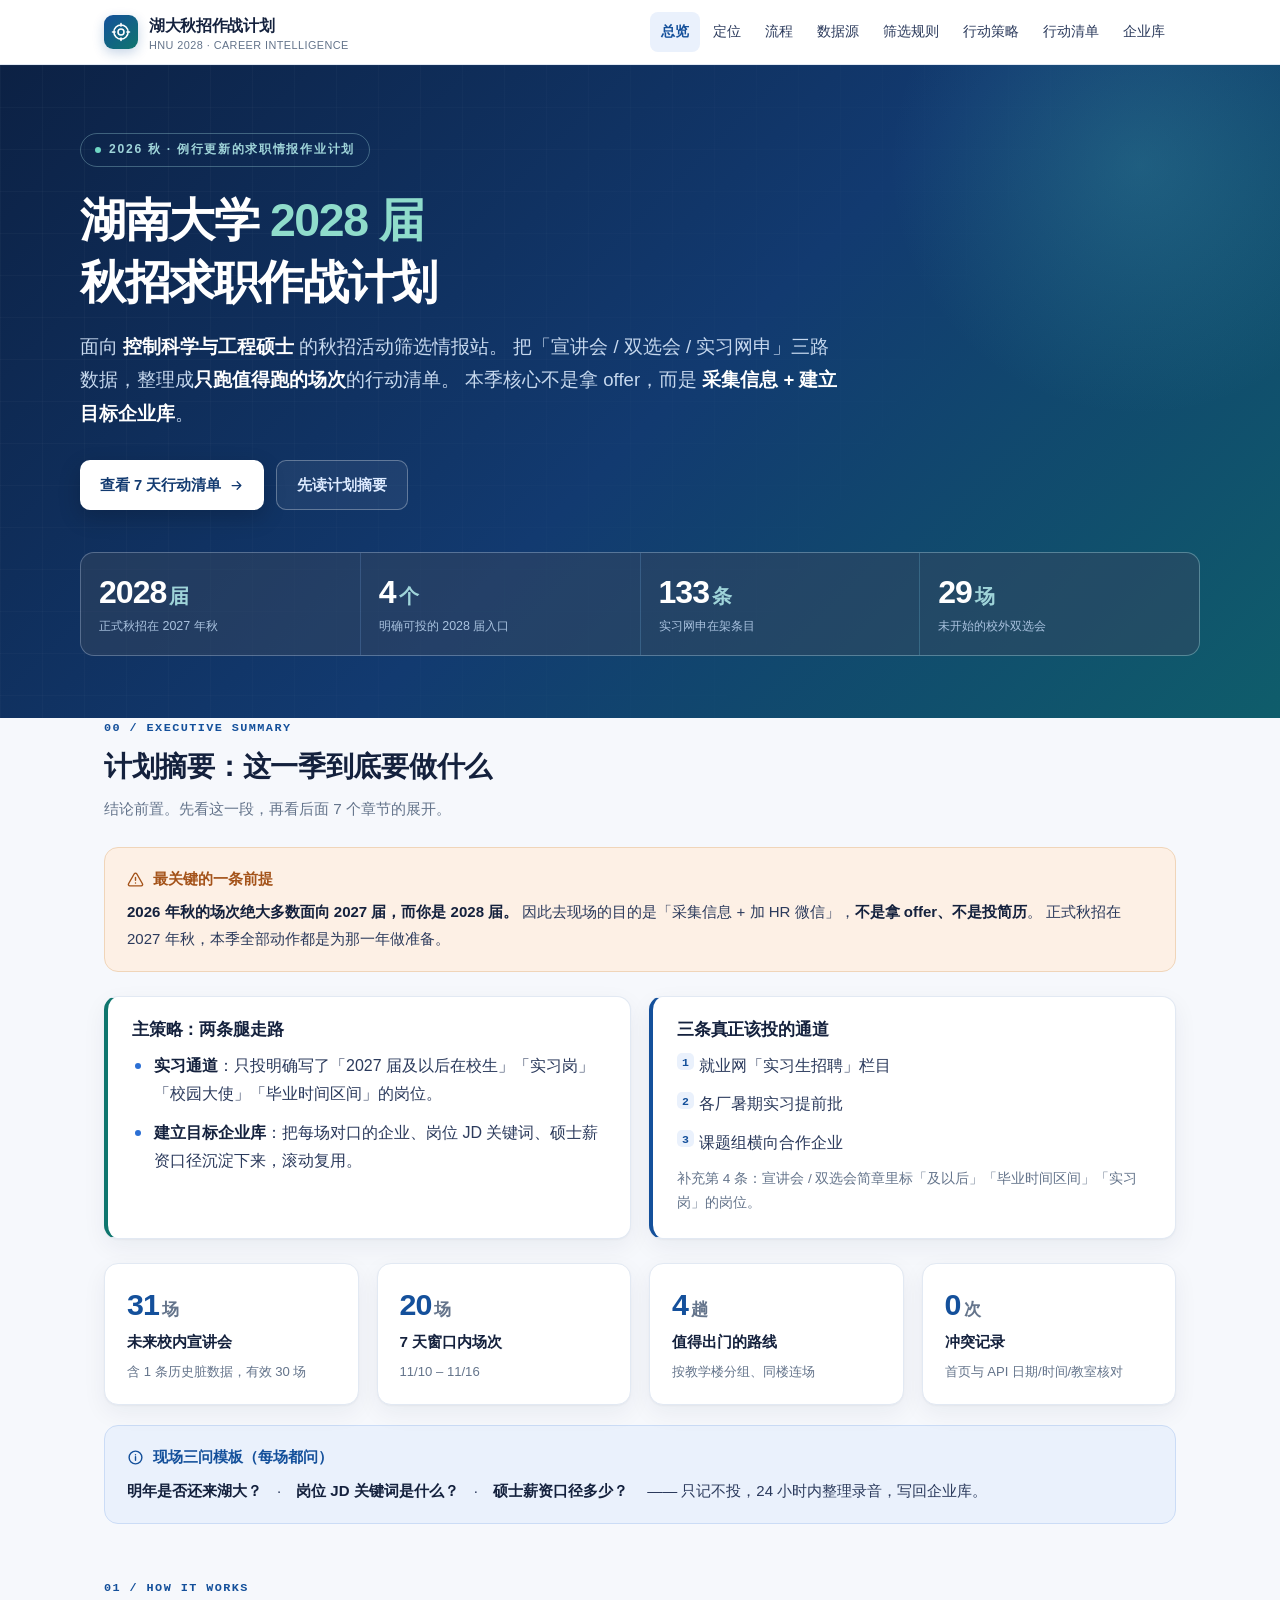
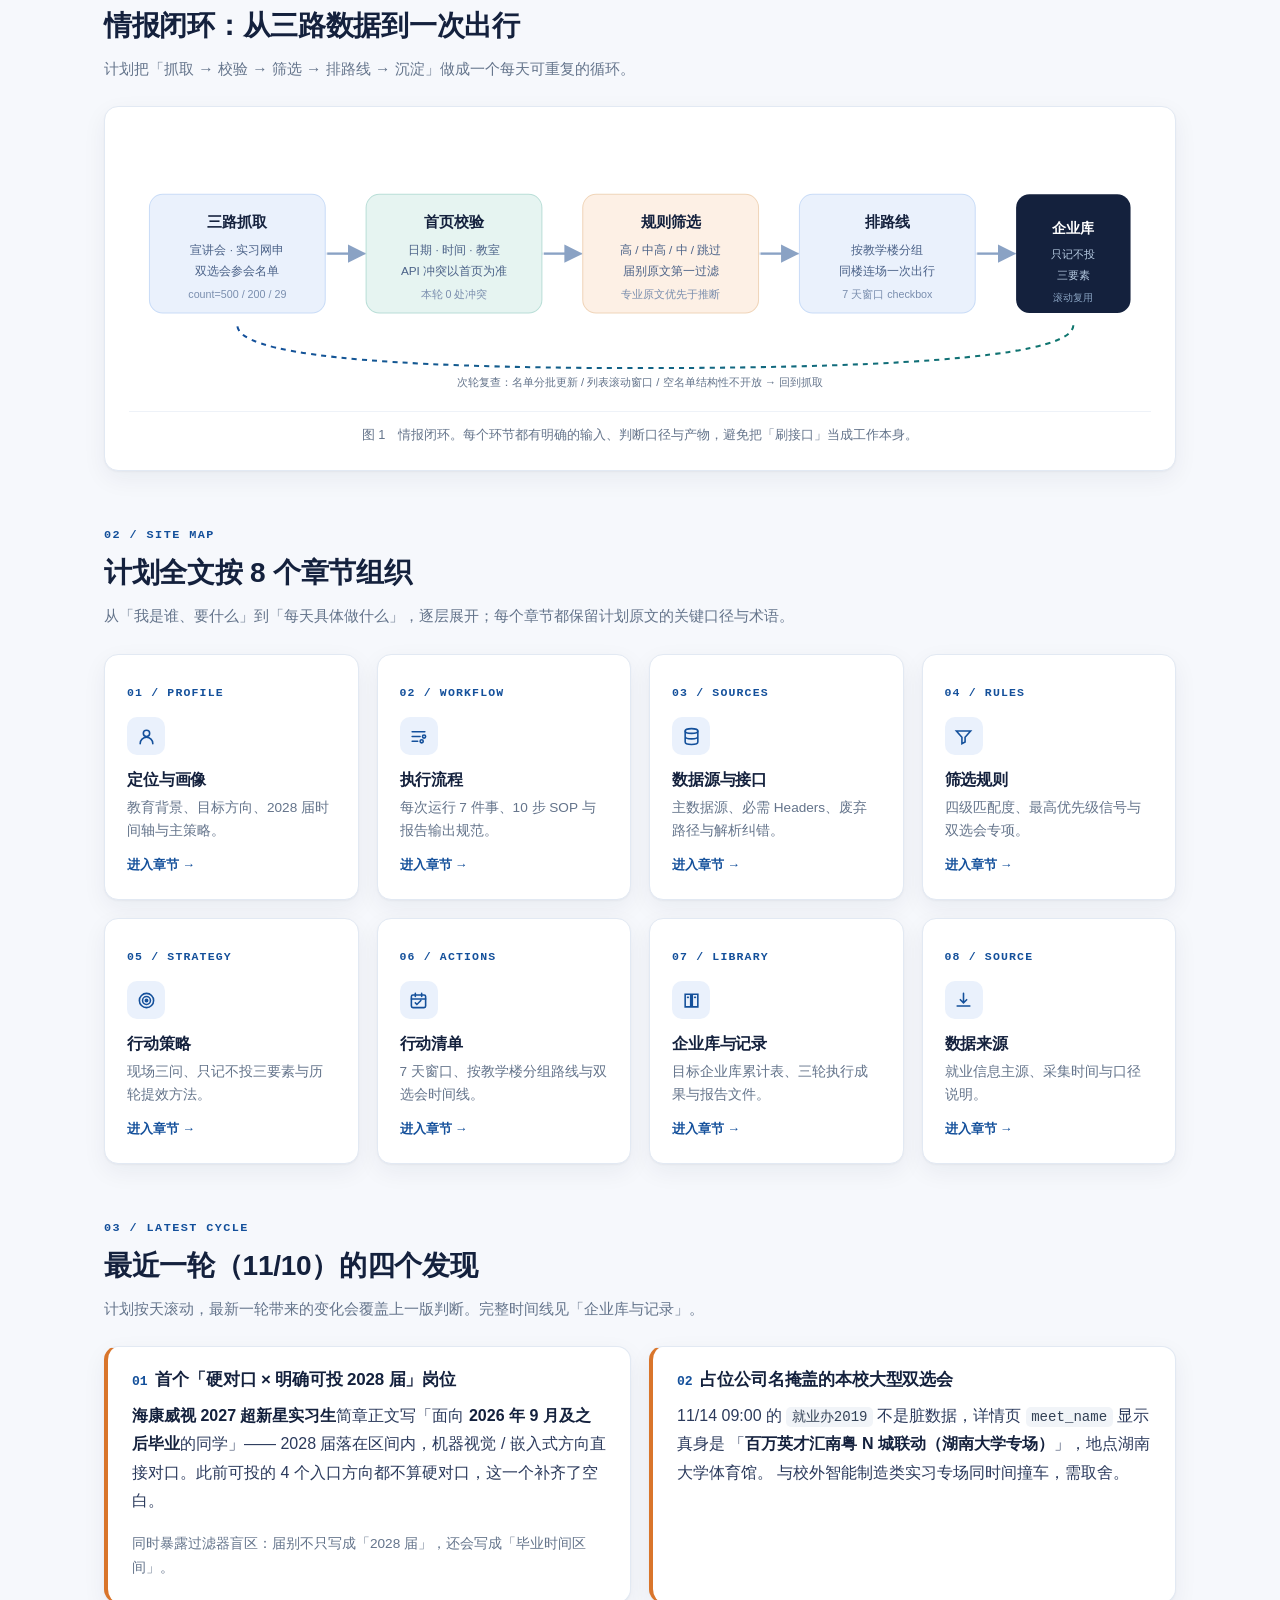
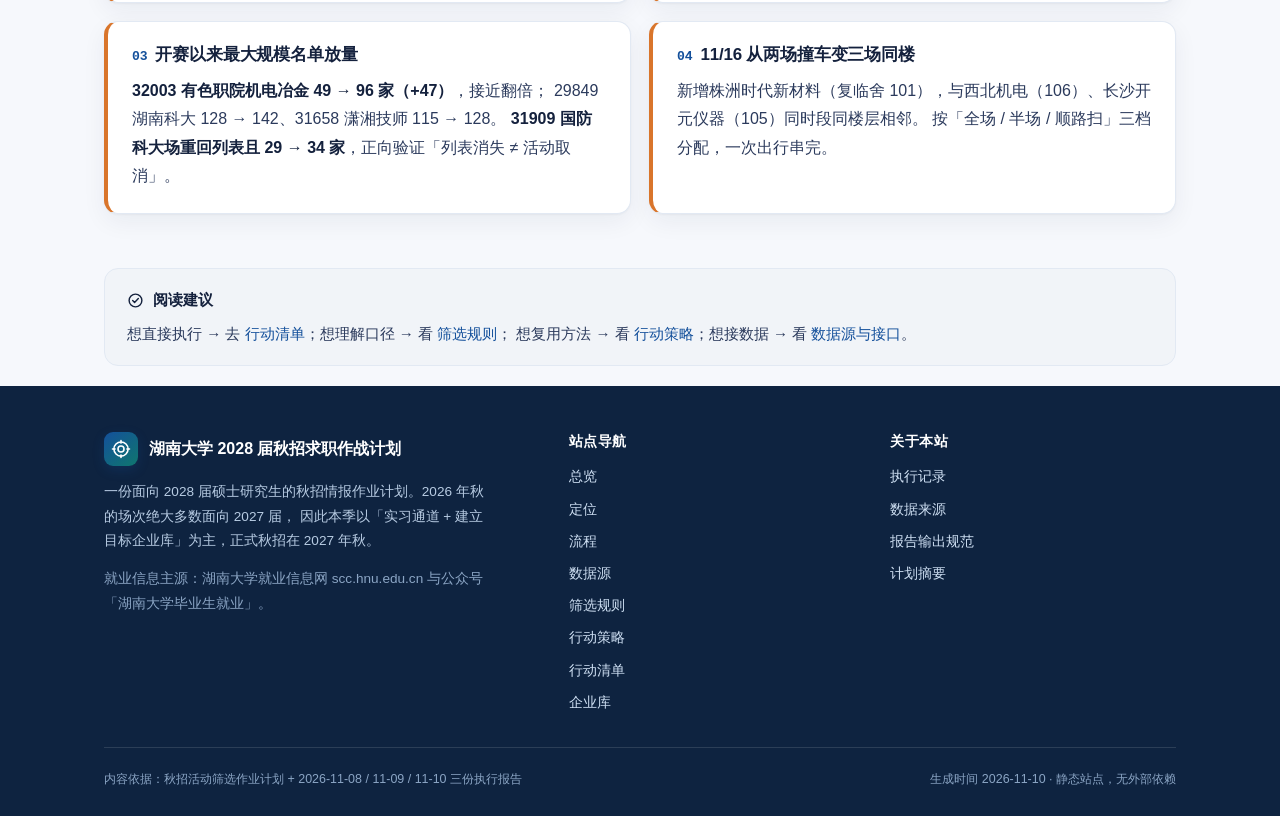
<file: index.html>
<!DOCTYPE html>
<html lang="zh-CN">
<head>
<meta charset="utf-8">
<meta name="viewport" content="width=device-width, initial-scale=1">
<title>湖南大学 2028 届秋招求职作战计划 · 总览</title>
<meta name="description" content="面向 2028 届控制科学与工程硕士的秋招情报作业计划：目标、策略、流程与执行成果总览。">
<meta name="author" content="湖南大学 2028 届求职计划">
<meta name="theme-color" content="#0c2144">
<meta property="og:title" content="湖南大学 2028 届秋招求职作战计划 · 总览">
<meta property="og:description" content="面向 2028 届控制科学与工程硕士的秋招情报作业计划：目标、策略、流程与执行成果总览。">
<meta property="og:type" content="website">
<link rel="icon" href="assets/favicon.svg" type="image/svg+xml">
<link rel="stylesheet" href="assets/css/style.css">
</head>
<body>

<header class="topbar">
  <div class="topbar-inner">
    <a class="brand" href="index.html" aria-label="返回站点首页">
      <span class="brand-mark"><svg viewBox="0 0 24 24" fill="none" stroke="#ffffff" stroke-width="1.9"
 stroke-linecap="round" stroke-linejoin="round" aria-hidden="true">
<circle cx="12" cy="12" r="8.5"/><circle cx="12" cy="12" r="3.6"/>
<path d="M12 1.8v3.1M12 19.1v3.1M1.8 12h3.1M19.1 12h3.1"/></svg></span>
      <span class="brand-text">湖大秋招作战计划<small>HNU 2028 · CAREER INTELLIGENCE</small></span>
    </a>
    <nav class="nav" aria-label="主导航">
      <a href="index.html">总览</a>
      <a href="profile.html">定位</a>
      <a href="workflow.html">流程</a>
      <a href="sources.html">数据源</a>
      <a href="rules.html">筛选规则</a>
      <a href="strategy.html">行动策略</a>
      <a href="actions.html">行动清单</a>
      <a href="library.html">企业库</a>
    </nav>
    <button class="nav-toggle" type="button" aria-label="展开导航" aria-expanded="false"><span></span></button>
  </div>
</header>

<section class="hero">
  <div class="wrap hero-inner">
    <span class="hero-kicker"><i></i>2026 秋 · 例行更新的求职情报作业计划</span>
    <h1>湖南大学 <em>2028 届</em><br>秋招求职作战计划</h1>
    <p class="hero-lead">面向 <strong>控制科学与工程硕士</strong> 的秋招活动筛选情报站。
    把「宣讲会 / 双选会 / 实习网申」三路数据，整理成<strong>只跑值得跑的场次</strong>的行动清单。
    本季核心不是拿 offer，而是 <strong>采集信息 + 建立目标企业库</strong>。</p>
    <div class="hero-cta">
      <a class="btn btn-primary" href="actions.html">查看 7 天行动清单 <svg viewBox="0 0 24 24" fill="none" stroke="currentColor" stroke-width="2"
 stroke-linecap="round" stroke-linejoin="round" aria-hidden="true">
<path d="M5 12h14M13 6l6 6-6 6"/></svg></a>
      <a class="btn btn-ghost" href="#summary">先读计划摘要</a>
    </div>
    <div class="hero-stats">
      <div class="hero-stat"><b>2028<span>届</span></b><small>正式秋招在 2027 年秋</small></div>
      <div class="hero-stat"><b>4<span>个</span></b><small>明确可投的 2028 届入口</small></div>
      <div class="hero-stat"><b>133<span>条</span></b><small>实习网申在架条目</small></div>
      <div class="hero-stat"><b>29<span>场</span></b><small>未开始的校外双选会</small></div>
    </div>
  </div>
</section>

<main class="wrap">

  <!-- ============ 第一屏结论 ============ -->
  <section class="section" id="summary">
    <div class="section-head">
      <span class="eyebrow">00 / Executive summary</span>
      <h2>计划摘要：这一季到底要做什么</h2>
      <p>结论前置。先看这一段，再看后面 7 个章节的展开。</p>
    </div>

    <div class="callout warn">
      <div class="ct"><svg viewBox="0 0 24 24" fill="none" stroke="currentColor" stroke-width="2"
 stroke-linecap="round" stroke-linejoin="round" aria-hidden="true">
<path d="M10.3 3.9 2.2 18a2 2 0 0 0 1.7 3h16.2a2 2 0 0 0 1.7-3L13.7 3.9a2 2 0 0 0-3.4 0Z"/>
<path d="M12 9v4M12 17h.01"/></svg> 最关键的一条前提</div>
      <p><strong>2026 年秋的场次绝大多数面向 2027 届，而你是 2028 届。</strong>
      因此去现场的目的是「采集信息 + 加 HR 微信」，<strong>不是拿 offer、不是投简历</strong>。
      正式秋招在 2027 年秋，本季全部动作都是为那一年做准备。</p>
    </div>

    <div class="grid g2 mt24">
      <div class="card card-teal">
        <h3>主策略：两条腿走路</h3>
        <ul class="clean">
          <li><strong>实习通道</strong>：只投明确写了「2027 届及以后在校生」「实习岗」「校园大使」「毕业时间区间」的岗位。</li>
          <li><strong>建立目标企业库</strong>：把每场对口的企业、岗位 JD 关键词、硕士薪资口径沉淀下来，滚动复用。</li>
        </ul>
      </div>
      <div class="card card-brand">
        <h3>三条真正该投的通道</h3>
        <ol class="clean">
          <li>就业网「实习生招聘」栏目</li>
          <li>各厂暑期实习提前批</li>
          <li>课题组横向合作企业</li>
        </ol>
        <p class="small muted mb0">补充第 4 条：宣讲会 / 双选会简章里标「及以后」「毕业时间区间」「实习岗」的岗位。</p>
      </div>
    </div>

    <div class="grid g4 mt24">
      <div class="statcard"><b>31<span>场</span></b><div class="lbl">未来校内宣讲会</div><small>含 1 条历史脏数据，有效 30 场</small></div>
      <div class="statcard"><b>20<span>场</span></b><div class="lbl">7 天窗口内场次</div><small>11/10 – 11/16</small></div>
      <div class="statcard"><b>4<span>趟</span></b><div class="lbl">值得出门的路线</div><small>按教学楼分组、同楼连场</small></div>
      <div class="statcard"><b>0<span>次</span></b><div class="lbl">冲突记录</div><small>首页与 API 日期/时间/教室核对</small></div>
    </div>

    <div class="callout info">
      <div class="ct"><svg viewBox="0 0 24 24" fill="none" stroke="currentColor" stroke-width="2"
 stroke-linecap="round" stroke-linejoin="round" aria-hidden="true">
<circle cx="12" cy="12" r="9"/><path d="M12 11v5M12 8h.01"/></svg> 现场三问模板（每场都问）</div>
      <p><strong>明年是否还来湖大？</strong>　·　<strong>岗位 JD 关键词是什么？</strong>　·　<strong>硕士薪资口径多少？</strong>
      　—— 只记不投，24 小时内整理录音，写回企业库。</p>
    </div>
  </section>

  <!-- ============ 视觉化：策略闭环 ============ -->
  <section class="section">
    <div class="section-head">
      <span class="eyebrow">01 / How it works</span>
      <h2>情报闭环：从三路数据到一次出行</h2>
      <p>计划把「抓取 → 校验 → 筛选 → 排路线 → 沉淀」做成一个每天可重复的循环。</p>
    </div>
    <figure class="fig">
      <svg viewBox="0 0 1000 260" role="img" aria-label="数据抓取到行动清单的流程图">
        <defs>
          <linearGradient id="hg" x1="0" y1="0" x2="1" y2="0">
            <stop offset="0" stop-color="#14509b"/><stop offset="1" stop-color="#0f766e"/>
          </linearGradient>
          <marker id="ah" markerWidth="9" markerHeight="9" refX="7" refY="4.5" orient="auto">
            <path d="M0 0 L9 4.5 L0 9 z" fill="#8aa2c4"/>
          </marker>
        </defs>
        <rect x="0" y="0" width="1000" height="260" fill="#ffffff"/>
        <line x1="70" y1="120" x2="930" y2="120" stroke="#e2e9f3" stroke-width="2"/>
        <g font-family="-apple-system, 'PingFang SC', 'Microsoft YaHei', sans-serif">
          <g>
            <rect x="20" y="62" width="172" height="116" rx="13" fill="#eaf1fc" stroke="#c9dcf7"/>
            <text x="106" y="94" text-anchor="middle" font-size="15" font-weight="700" fill="#14213d">三路抓取</text>
            <text x="106" y="120" text-anchor="middle" font-size="11.5" fill="#4b6288">宣讲会 · 实习网申</text>
            <text x="106" y="141" text-anchor="middle" font-size="11.5" fill="#4b6288">双选会参会名单</text>
            <text x="106" y="163" text-anchor="middle" font-size="10.5" fill="#7a8eae">count=500 / 200 / 29</text>
          </g>
          <line x1="194" y1="120" x2="228" y2="120" stroke="#8aa2c4" stroke-width="2" marker-end="url(#ah)"/>
          <g>
            <rect x="232" y="62" width="172" height="116" rx="13" fill="#e6f4f1" stroke="#b9ded7"/>
            <text x="318" y="94" text-anchor="middle" font-size="15" font-weight="700" fill="#14213d">首页校验</text>
            <text x="318" y="120" text-anchor="middle" font-size="11.5" fill="#4b6288">日期 · 时间 · 教室</text>
            <text x="318" y="141" text-anchor="middle" font-size="11.5" fill="#4b6288">API 冲突以首页为准</text>
            <text x="318" y="163" text-anchor="middle" font-size="10.5" fill="#7a8eae">本轮 0 处冲突</text>
          </g>
          <line x1="406" y1="120" x2="440" y2="120" stroke="#8aa2c4" stroke-width="2" marker-end="url(#ah)"/>
          <g>
            <rect x="444" y="62" width="172" height="116" rx="13" fill="#fdf0e5" stroke="#f0d5b9"/>
            <text x="530" y="94" text-anchor="middle" font-size="15" font-weight="700" fill="#14213d">规则筛选</text>
            <text x="530" y="120" text-anchor="middle" font-size="11.5" fill="#4b6288">高 / 中高 / 中 / 跳过</text>
            <text x="530" y="141" text-anchor="middle" font-size="11.5" fill="#4b6288">届别原文第一过滤</text>
            <text x="530" y="163" text-anchor="middle" font-size="10.5" fill="#7a8eae">专业原文优先于推断</text>
          </g>
          <line x1="618" y1="120" x2="652" y2="120" stroke="#8aa2c4" stroke-width="2" marker-end="url(#ah)"/>
          <g>
            <rect x="656" y="62" width="172" height="116" rx="13" fill="#eaf1fc" stroke="#c9dcf7"/>
            <text x="742" y="94" text-anchor="middle" font-size="15" font-weight="700" fill="#14213d">排路线</text>
            <text x="742" y="120" text-anchor="middle" font-size="11.5" fill="#4b6288">按教学楼分组</text>
            <text x="742" y="141" text-anchor="middle" font-size="11.5" fill="#4b6288">同楼连场一次出行</text>
            <text x="742" y="163" text-anchor="middle" font-size="10.5" fill="#7a8eae">7 天窗口 checkbox</text>
          </g>
          <line x1="830" y1="120" x2="864" y2="120" stroke="#8aa2c4" stroke-width="2" marker-end="url(#ah)"/>
          <g>
            <rect x="868" y="62" width="112" height="116" rx="13" fill="#14213d"/>
            <text x="924" y="100" text-anchor="middle" font-size="14" font-weight="700" fill="#ffffff">企业库</text>
            <text x="924" y="124" text-anchor="middle" font-size="11" fill="#b7cbe2">只记不投</text>
            <text x="924" y="145" text-anchor="middle" font-size="11" fill="#b7cbe2">三要素</text>
            <text x="924" y="166" text-anchor="middle" font-size="10" fill="#8ba5c4">滚动复用</text>
          </g>
          <path d="M924 190 Q924 232 500 232 Q106 232 106 190" fill="none" stroke="url(#hg)" stroke-width="2" stroke-dasharray="5 5"/>
          <text x="500" y="250" text-anchor="middle" font-size="11" fill="#64748b">次轮复查：名单分批更新 / 列表滚动窗口 / 空名单结构性不开放 → 回到抓取</text>
        </g>
      </svg>
      <figcaption>图 1　情报闭环。每个环节都有明确的输入、判断口径与产物，避免把「刷接口」当成工作本身。</figcaption>
    </figure>
  </section>

  <!-- ============ 站点导航 ============ -->
  <section class="section">
    <div class="section-head">
      <span class="eyebrow">02 / Site map</span>
      <h2>计划全文按 8 个章节组织</h2>
      <p>从「我是谁、要什么」到「每天具体做什么」，逐层展开；每个章节都保留计划原文的关键口径与术语。</p>
    </div>
    <div class="grid g4">
      <a class="navcard" href="profile.html">
        <span class="nc-n">01 / PROFILE</span>
        <span class="nc-icon"><svg viewBox="0 0 24 24" fill="none" stroke="#14509b" stroke-width="2" stroke-linecap="round"><circle cx="12" cy="8" r="4"/><path d="M4 21a8 8 0 0 1 16 0"/></svg></span>
        <h3>定位与画像</h3>
        <p>教育背景、目标方向、2028 届时间轴与主策略。</p><span class="go">进入章节 →</span>
      </a>
      <a class="navcard" href="workflow.html">
        <span class="nc-n">02 / WORKFLOW</span>
        <span class="nc-icon"><svg viewBox="0 0 24 24" fill="none" stroke="#14509b" stroke-width="2" stroke-linecap="round"><path d="M4 6h16M4 12h10M4 18h7"/><circle cx="19" cy="12" r="2"/><circle cx="16" cy="18" r="2"/></svg></span>
        <h3>执行流程</h3>
        <p>每次运行 7 件事、10 步 SOP 与报告输出规范。</p><span class="go">进入章节 →</span>
      </a>
      <a class="navcard" href="sources.html">
        <span class="nc-n">03 / SOURCES</span>
        <span class="nc-icon"><svg viewBox="0 0 24 24" fill="none" stroke="#14509b" stroke-width="2" stroke-linecap="round"><ellipse cx="12" cy="5" rx="8" ry="3"/><path d="M4 5v14c0 1.7 3.6 3 8 3s8-1.3 8-3V5M4 12c0 1.7 3.6 3 8 3s8-1.3 8-3"/></svg></span>
        <h3>数据源与接口</h3>
        <p>主数据源、必需 Headers、废弃路径与解析纠错。</p><span class="go">进入章节 →</span>
      </a>
      <a class="navcard" href="rules.html">
        <span class="nc-n">04 / RULES</span>
        <span class="nc-icon"><svg viewBox="0 0 24 24" fill="none" stroke="#14509b" stroke-width="2" stroke-linecap="round"><path d="M3 5h18l-7 8v6l-4 2v-8Z"/></svg></span>
        <h3>筛选规则</h3>
        <p>四级匹配度、最高优先级信号与双选会专项。</p><span class="go">进入章节 →</span>
      </a>
      <a class="navcard" href="strategy.html">
        <span class="nc-n">05 / STRATEGY</span>
        <span class="nc-icon"><svg viewBox="0 0 24 24" fill="none" stroke="#14509b" stroke-width="2" stroke-linecap="round"><circle cx="12" cy="12" r="9"/><circle cx="12" cy="12" r="5"/><circle cx="12" cy="12" r="1.5" fill="#14509b"/></svg></span>
        <h3>行动策略</h3>
        <p>现场三问、只记不投三要素与历轮提效方法。</p><span class="go">进入章节 →</span>
      </a>
      <a class="navcard" href="actions.html">
        <span class="nc-n">06 / ACTIONS</span>
        <span class="nc-icon"><svg viewBox="0 0 24 24" fill="none" stroke="#14509b" stroke-width="2" stroke-linecap="round"><rect x="3" y="5" width="18" height="16" rx="2"/><path d="M8 3v4M16 3v4M3 10h18M8 15l2 2 5-5"/></svg></span>
        <h3>行动清单</h3>
        <p>7 天窗口、按教学楼分组路线与双选会时间线。</p><span class="go">进入章节 →</span>
      </a>
      <a class="navcard" href="library.html">
        <span class="nc-n">07 / LIBRARY</span>
        <span class="nc-icon"><svg viewBox="0 0 24 24" fill="none" stroke="#14509b" stroke-width="2" stroke-linecap="round"><path d="M4 4h7v16H4zM13 4h7v16h-7zM7 8h1M16 8h1"/></svg></span>
        <h3>企业库与记录</h3>
        <p>目标企业库累计表、三轮执行成果与报告文件。</p><span class="go">进入章节 →</span>
      </a>
      <a class="navcard" href="sources.html#source">
        <span class="nc-n">08 / SOURCE</span>
        <span class="nc-icon"><svg viewBox="0 0 24 24" fill="none" stroke="#14509b" stroke-width="2" stroke-linecap="round"><path d="M12 3v12M8 11l4 4 4-4M4 19h16"/></svg></span>
        <h3>数据来源</h3>
        <p>就业信息主源、采集时间与口径说明。</p><span class="go">进入章节 →</span>
      </a>
    </div>
  </section>

  <!-- ============ 本轮关键更新 ============ -->
  <section class="section">
    <div class="section-head">
      <span class="eyebrow">03 / Latest cycle</span>
      <h2>最近一轮（11/10）的四个发现</h2>
      <p>计划按天滚动，最新一轮带来的变化会覆盖上一版判断。完整时间线见「企业库与记录」。</p>
    </div>
    <div class="grid g2">
      <div class="card card-accent">
        <h3><span class="idx">01</span>首个「硬对口 × 明确可投 2028 届」岗位</h3>
        <p><strong>海康威视 2027 超新星实习生</strong>简章正文写「面向 <strong>2026 年 9 月及之后毕业</strong>的同学」——
        2028 届落在区间内，机器视觉 / 嵌入式方向直接对口。此前可投的 4 个入口方向都不算硬对口，这一个补齐了空白。</p>
        <p class="small muted mb0">同时暴露过滤器盲区：届别不只写成「2028 届」，还会写成「毕业时间区间」。</p>
      </div>
      <div class="card card-accent">
        <h3><span class="idx">02</span>占位公司名掩盖的本校大型双选会</h3>
        <p>11/14 09:00 的 <code>就业办2019</code> 不是脏数据，详情页 <code>meet_name</code> 显示真身是
        「<strong>百万英才汇南粤 N 城联动（湖南大学专场）</strong>」，地点湖南大学体育馆。
        与校外智能制造类实习专场同时间撞车，需取舍。</p>
      </div>
      <div class="card card-accent">
        <h3><span class="idx">03</span>开赛以来最大规模名单放量</h3>
        <p><strong>32003 有色职院机电冶金 49 → 96 家（+47）</strong>，接近翻倍；
        29849 湖南科大 128 → 142、31658 潇湘技师 115 → 128。
        <strong>31909 国防科大场重回列表且 29 → 34 家</strong>，正向验证「列表消失 ≠ 活动取消」。</p>
      </div>
      <div class="card card-accent">
        <h3><span class="idx">04</span>11/16 从两场撞车变三场同楼</h3>
        <p>新增株洲时代新材料（复临舍 101），与西北机电（106）、长沙开元仪器（105）同时段同楼层相邻。
        按「全场 / 半场 / 顺路扫」三档分配，一次出行串完。</p>
      </div>
    </div>
  </section>

  <div class="callout neutral">
    <div class="ct"><svg viewBox="0 0 24 24" fill="none" stroke="currentColor" stroke-width="2"
 stroke-linecap="round" stroke-linejoin="round" aria-hidden="true">
<circle cx="12" cy="12" r="9"/><path d="m8 12 2.7 2.7L16 9.3"/></svg> 阅读建议</div>
    <p class="mb0">想直接执行 → 去 <a href="actions.html">行动清单</a>；想理解口径 → 看 <a href="rules.html">筛选规则</a>；
    想复用方法 → 看 <a href="strategy.html">行动策略</a>；想接数据 → 看 <a href="sources.html">数据源与接口</a>。</p>
  </div>

</main>


<footer class="footer">
  <div class="wrap">
    <div class="footer-grid">
      <div>
        <div class="footer-brand">
          <span class="brand-mark"><svg viewBox="0 0 24 24" fill="none" stroke="#ffffff" stroke-width="1.9"
 stroke-linecap="round" stroke-linejoin="round" aria-hidden="true">
<circle cx="12" cy="12" r="8.5"/><circle cx="12" cy="12" r="3.6"/>
<path d="M12 1.8v3.1M12 19.1v3.1M1.8 12h3.1M19.1 12h3.1"/></svg></span>
          <b>湖南大学 2028 届秋招求职作战计划</b>
        </div>
        <p>一份面向 2028 届硕士研究生的秋招情报作业计划。2026 年秋的场次绝大多数面向 2027 届，
        因此本季以「实习通道 + 建立目标企业库」为主，正式秋招在 2027 年秋。</p>
        <p class="small" style="color:#8ba5c4">就业信息主源：湖南大学就业信息网 scc.hnu.edu.cn
        与公众号「湖南大学毕业生就业」。</p>
      </div>
      <div>
        <h4>站点导航</h4>
        <div class="f-links">
        <a href="index.html">总览</a>
        <a href="profile.html">定位</a>
        <a href="workflow.html">流程</a>
        <a href="sources.html">数据源</a>
        <a href="rules.html">筛选规则</a>
        <a href="strategy.html">行动策略</a>
        <a href="actions.html">行动清单</a>
        <a href="library.html">企业库</a>
        </div>
      </div>
      <div>
        <h4>关于本站</h4>
        <div class="f-links">
          <a href="library.html#records">执行记录</a>
          <a href="sources.html#source">数据来源</a>
          <a href="library.html#spec">报告输出规范</a>
          <a href="index.html#summary">计划摘要</a>
        </div>
      </div>
    </div>
    <div class="footer-bottom">
      <span>内容依据：秋招活动筛选作业计划 + 2026-11-08 / 11-09 / 11-10 三份执行报告</span>
      <span>生成时间 2026-11-10 · 静态站点，无外部依赖</span>
    </div>
  </div>
</footer>

<button class="backtop" type="button" aria-label="回到顶部"><svg viewBox="0 0 24 24" fill="none" stroke="currentColor" stroke-width="2"
 stroke-linecap="round" stroke-linejoin="round" aria-hidden="true">
<path d="M12 19V5M6 11l6-6 6 6"/></svg></button>
<script src="assets/js/main.js"></script>
</body>
</html>
</file>
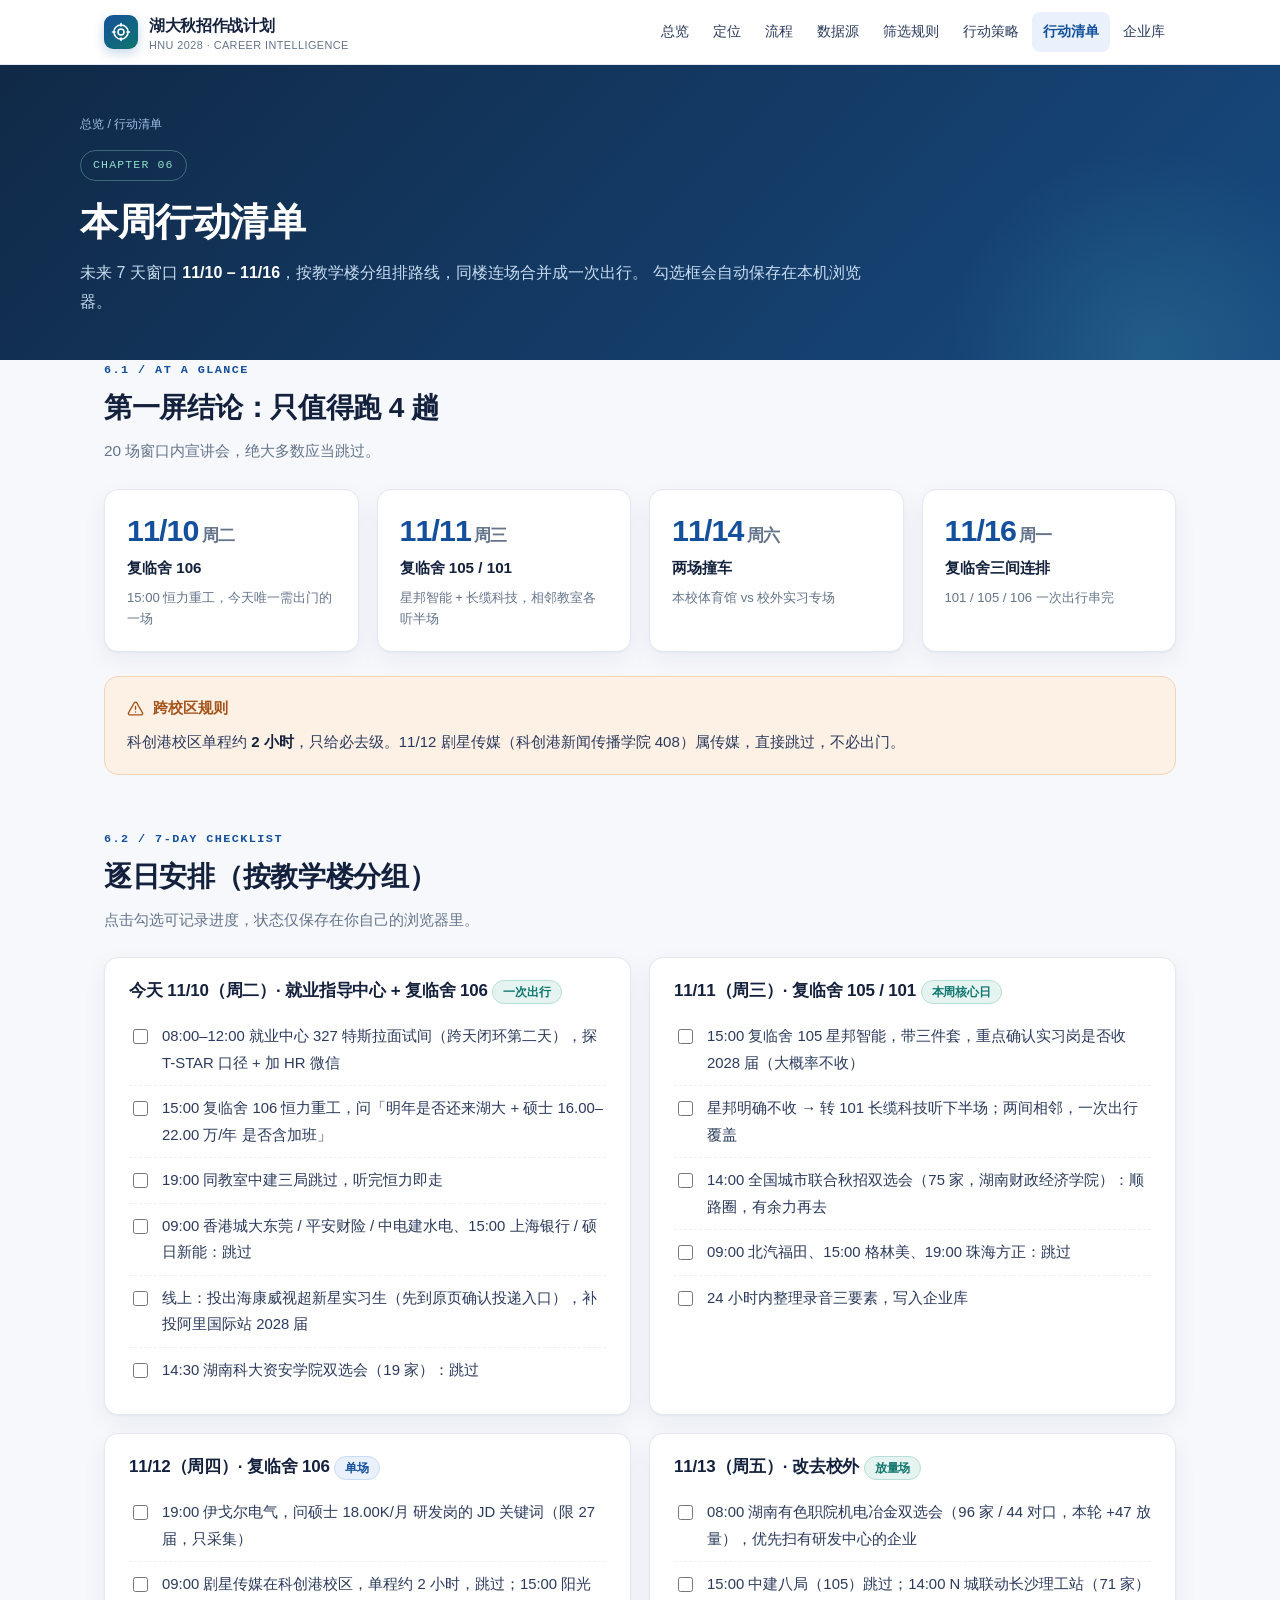
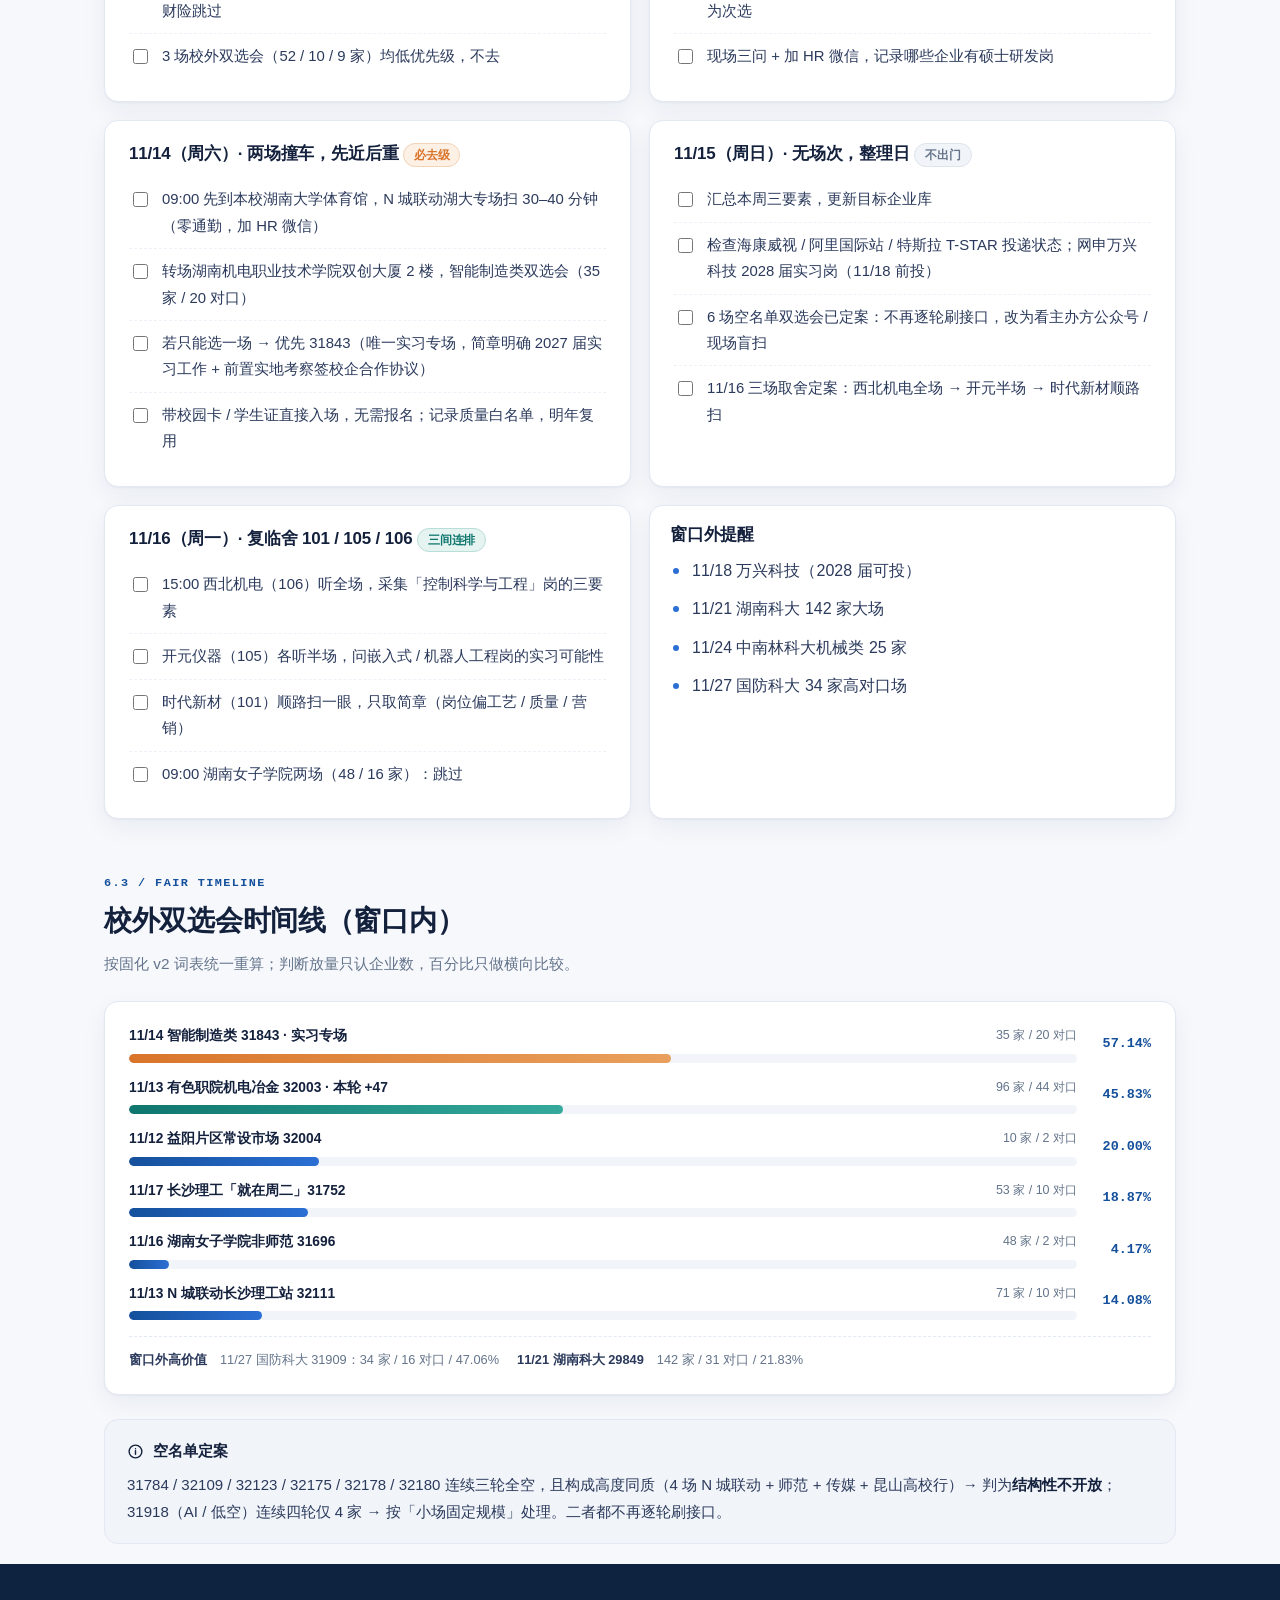
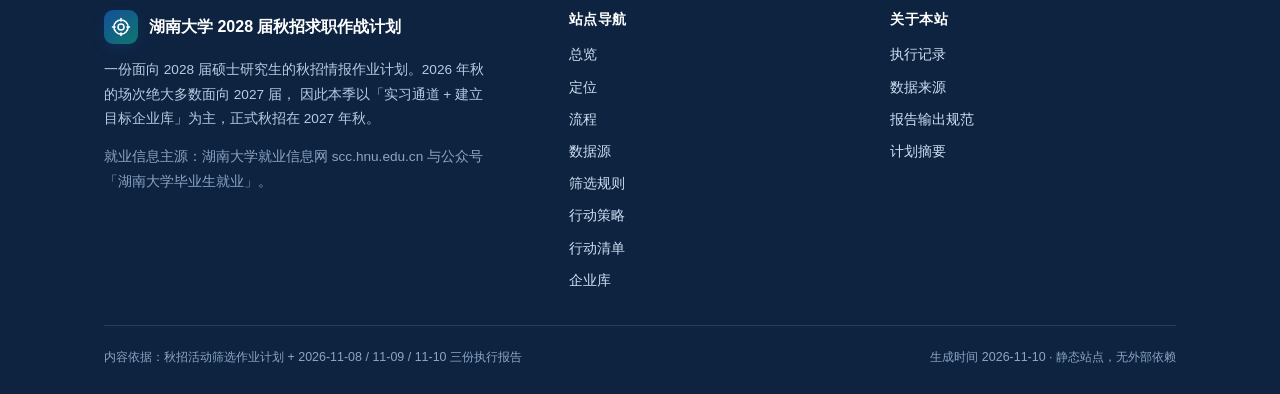
<file: actions.html>
<!DOCTYPE html>
<html lang="zh-CN">
<head>
<meta charset="utf-8">
<meta name="viewport" content="width=device-width, initial-scale=1">
<title>行动清单 · 湖南大学 2028 届秋招求职作战计划</title>
<meta name="description" content="未来 7 天按教学楼分组的现场路线、校外双选会时间线与待办事项。">
<meta name="author" content="湖南大学 2028 届求职计划">
<meta name="theme-color" content="#0c2144">
<meta property="og:title" content="行动清单 · 湖南大学 2028 届秋招求职作战计划">
<meta property="og:description" content="未来 7 天按教学楼分组的现场路线、校外双选会时间线与待办事项。">
<meta property="og:type" content="website">
<link rel="icon" href="assets/favicon.svg" type="image/svg+xml">
<link rel="stylesheet" href="assets/css/style.css">
</head>
<body>

<header class="topbar">
  <div class="topbar-inner">
    <a class="brand" href="index.html" aria-label="返回站点首页">
      <span class="brand-mark"><svg viewBox="0 0 24 24" fill="none" stroke="#ffffff" stroke-width="1.9"
 stroke-linecap="round" stroke-linejoin="round" aria-hidden="true">
<circle cx="12" cy="12" r="8.5"/><circle cx="12" cy="12" r="3.6"/>
<path d="M12 1.8v3.1M12 19.1v3.1M1.8 12h3.1M19.1 12h3.1"/></svg></span>
      <span class="brand-text">湖大秋招作战计划<small>HNU 2028 · CAREER INTELLIGENCE</small></span>
    </a>
    <nav class="nav" aria-label="主导航">
      <a href="index.html">总览</a>
      <a href="profile.html">定位</a>
      <a href="workflow.html">流程</a>
      <a href="sources.html">数据源</a>
      <a href="rules.html">筛选规则</a>
      <a href="strategy.html">行动策略</a>
      <a href="actions.html">行动清单</a>
      <a href="library.html">企业库</a>
    </nav>
    <button class="nav-toggle" type="button" aria-label="展开导航" aria-expanded="false"><span></span></button>
  </div>
</header>

<section class="pagehead">
  <div class="wrap pagehead-inner">
    <div class="crumb"><a href="index.html">总览</a> / 行动清单</div>
    <span class="page-num">CHAPTER 06</span>
    <h1>本周行动清单</h1>
    <p>未来 7 天窗口 <strong>11/10 – 11/16</strong>，按教学楼分组排路线，同楼连场合并成一次出行。
    勾选框会自动保存在本机浏览器。</p>
  </div>
</section>

<main class="wrap">

  <section class="section">
    <div class="section-head">
      <span class="eyebrow">6.1 / At a glance</span>
      <h2>第一屏结论：只值得跑 4 趟</h2>
      <p>20 场窗口内宣讲会，绝大多数应当跳过。</p>
    </div>
    <div class="grid g4">
      <div class="statcard"><b>11/10<span>周二</span></b><div class="lbl">复临舍 106</div><small>15:00 恒力重工，今天唯一需出门的一场</small></div>
      <div class="statcard"><b>11/11<span>周三</span></b><div class="lbl">复临舍 105 / 101</div><small>星邦智能 + 长缆科技，相邻教室各听半场</small></div>
      <div class="statcard"><b>11/14<span>周六</span></b><div class="lbl">两场撞车</div><small>本校体育馆 vs 校外实习专场</small></div>
      <div class="statcard"><b>11/16<span>周一</span></b><div class="lbl">复临舍三间连排</div><small>101 / 105 / 106 一次出行串完</small></div>
    </div>
    <div class="callout warn mt24">
      <div class="ct"><svg viewBox="0 0 24 24" fill="none" stroke="currentColor" stroke-width="2"
 stroke-linecap="round" stroke-linejoin="round" aria-hidden="true">
<path d="M10.3 3.9 2.2 18a2 2 0 0 0 1.7 3h16.2a2 2 0 0 0 1.7-3L13.7 3.9a2 2 0 0 0-3.4 0Z"/>
<path d="M12 9v4M12 17h.01"/></svg> 跨校区规则</div>
      <p class="mb0">科创港校区单程约 <strong>2 小时</strong>，只给必去级。11/12 剧星传媒（科创港新闻传播学院 408）属传媒，直接跳过，不必出门。</p>
    </div>
  </section>

  <section class="section">
    <div class="section-head">
      <span class="eyebrow">6.2 / 7-day checklist</span>
      <h2>逐日安排（按教学楼分组）</h2>
      <p>点击勾选可记录进度，状态仅保存在你自己的浏览器里。</p>
    </div>

    <div class="grid g2">
      <div class="card">
        <h3>今天 11/10（周二）· 就业指导中心 + 复临舍 106 <span class="pill pill-high">一次出行</span></h3>
        <ul class="checklist">
          <li><input type="checkbox" data-id="d0-1"><span>08:00–12:00 就业中心 327 特斯拉面试间（跨天闭环第二天），探 T-STAR 口径 + 加 HR 微信</span></li>
          <li><input type="checkbox" data-id="d0-2"><span>15:00 复临舍 106 恒力重工，问「明年是否还来湖大 + 硕士 16.00–22.00 万/年 是否含加班」</span></li>
          <li><input type="checkbox" data-id="d0-3"><span>19:00 同教室中建三局跳过，听完恒力即走</span></li>
          <li><input type="checkbox" data-id="d0-4"><span>09:00 香港城大东莞 / 平安财险 / 中电建水电、15:00 上海银行 / 硕日新能：跳过</span></li>
          <li><input type="checkbox" data-id="d0-5"><span>线上：投出海康威视超新星实习生（先到原页确认投递入口），补投阿里国际站 2028 届</span></li>
          <li><input type="checkbox" data-id="d0-6"><span>14:30 湖南科大资安学院双选会（19 家）：跳过</span></li>
        </ul>
      </div>

      <div class="card">
        <h3>11/11（周三）· 复临舍 105 / 101 <span class="pill pill-high">本周核心日</span></h3>
        <ul class="checklist">
          <li><input type="checkbox" data-id="d1-1"><span>15:00 复临舍 105 星邦智能，带三件套，重点确认实习岗是否收 2028 届（大概率不收）</span></li>
          <li><input type="checkbox" data-id="d1-2"><span>星邦明确不收 → 转 101 长缆科技听下半场；两间相邻，一次出行覆盖</span></li>
          <li><input type="checkbox" data-id="d1-3"><span>14:00 全国城市联合秋招双选会（75 家，湖南财政经济学院）：顺路圈，有余力再去</span></li>
          <li><input type="checkbox" data-id="d1-4"><span>09:00 北汽福田、15:00 格林美、19:00 珠海方正：跳过</span></li>
          <li><input type="checkbox" data-id="d1-5"><span>24 小时内整理录音三要素，写入企业库</span></li>
        </ul>
      </div>

      <div class="card">
        <h3>11/12（周四）· 复临舍 106 <span class="pill pill-midhigh">单场</span></h3>
        <ul class="checklist">
          <li><input type="checkbox" data-id="d2-1"><span>19:00 伊戈尔电气，问硕士 18.00K/月 研发岗的 JD 关键词（限 27 届，只采集）</span></li>
          <li><input type="checkbox" data-id="d2-2"><span>09:00 剧星传媒在科创港校区，单程约 2 小时，跳过；15:00 阳光财险跳过</span></li>
          <li><input type="checkbox" data-id="d2-3"><span>3 场校外双选会（52 / 10 / 9 家）均低优先级，不去</span></li>
        </ul>
      </div>

      <div class="card">
        <h3>11/13（周五）· 改去校外 <span class="pill pill-high">放量场</span></h3>
        <ul class="checklist">
          <li><input type="checkbox" data-id="d3-1"><span>08:00 湖南有色职院机电冶金双选会（96 家 / 44 对口，本轮 +47 放量），优先扫有研发中心的企业</span></li>
          <li><input type="checkbox" data-id="d3-2"><span>15:00 中建八局（105）跳过；14:00 N 城联动长沙理工站（71 家）为次选</span></li>
          <li><input type="checkbox" data-id="d3-3"><span>现场三问 + 加 HR 微信，记录哪些企业有硕士研发岗</span></li>
        </ul>
      </div>

      <div class="card">
        <h3>11/14（周六）· 两场撞车，先近后重 <span class="pill pill-new">必去级</span></h3>
        <ul class="checklist">
          <li><input type="checkbox" data-id="d4-1"><span>09:00 先到本校湖南大学体育馆，N 城联动湖大专场扫 30–40 分钟（零通勤，加 HR 微信）</span></li>
          <li><input type="checkbox" data-id="d4-2"><span>转场湖南机电职业技术学院双创大厦 2 楼，智能制造类双选会（35 家 / 20 对口）</span></li>
          <li><input type="checkbox" data-id="d4-3"><span>若只能选一场 → 优先 31843（唯一实习专场，简章明确 2027 届实习工作 + 前置实地考察签校企合作协议）</span></li>
          <li><input type="checkbox" data-id="d4-4"><span>带校园卡 / 学生证直接入场，无需报名；记录质量白名单，明年复用</span></li>
        </ul>
      </div>

      <div class="card">
        <h3>11/15（周日）· 无场次，整理日 <span class="pill pill-skip">不出门</span></h3>
        <ul class="checklist">
          <li><input type="checkbox" data-id="d5-1"><span>汇总本周三要素，更新目标企业库</span></li>
          <li><input type="checkbox" data-id="d5-2"><span>检查海康威视 / 阿里国际站 / 特斯拉 T-STAR 投递状态；网申万兴科技 2028 届实习岗（11/18 前投）</span></li>
          <li><input type="checkbox" data-id="d5-3"><span>6 场空名单双选会已定案：不再逐轮刷接口，改为看主办方公众号 / 现场盲扫</span></li>
          <li><input type="checkbox" data-id="d5-4"><span>11/16 三场取舍定案：西北机电全场 → 开元半场 → 时代新材顺路扫</span></li>
        </ul>
      </div>

      <div class="card">
        <h3>11/16（周一）· 复临舍 101 / 105 / 106 <span class="pill pill-high">三间连排</span></h3>
        <ul class="checklist">
          <li><input type="checkbox" data-id="d6-1"><span>15:00 西北机电（106）听全场，采集「控制科学与工程」岗的三要素</span></li>
          <li><input type="checkbox" data-id="d6-2"><span>开元仪器（105）各听半场，问嵌入式 / 机器人工程岗的实习可能性</span></li>
          <li><input type="checkbox" data-id="d6-3"><span>时代新材（101）顺路扫一眼，只取简章（岗位偏工艺 / 质量 / 营销）</span></li>
          <li><input type="checkbox" data-id="d6-4"><span>09:00 湖南女子学院两场（48 / 16 家）：跳过</span></li>
        </ul>
      </div>

      <div class="card tight">
        <h3>窗口外提醒</h3>
        <ul class="clean mb0">
          <li>11/18 万兴科技（2028 届可投）</li>
          <li>11/21 湖南科大 142 家大场</li>
          <li>11/24 中南林科大机械类 25 家</li>
          <li>11/27 国防科大 34 家高对口场</li>
        </ul>
      </div>
    </div>
  </section>

  <section class="section">
    <div class="section-head">
      <span class="eyebrow">6.3 / Fair timeline</span>
      <h2>校外双选会时间线（窗口内）</h2>
      <p>按固化 v2 词表统一重算；判断放量只认企业数，百分比只做横向比较。</p>
    </div>
    <div class="card">
      <div class="barlist">
        <div class="barrow"><div><div class="barlabel"><b>11/14 智能制造类 31843 · 实习专场</b><span>35 家 / 20 对口</span></div><div class="bartrack"><div class="barfill hot" style="width:57.14%"></div></div></div><div class="barval">57.14%</div></div>
        <div class="barrow"><div><div class="barlabel"><b>11/13 有色职院机电冶金 32003 · 本轮 +47</b><span>96 家 / 44 对口</span></div><div class="bartrack"><div class="barfill cool" style="width:45.83%"></div></div></div><div class="barval">45.83%</div></div>
        <div class="barrow"><div><div class="barlabel"><b>11/12 益阳片区常设市场 32004</b><span>10 家 / 2 对口</span></div><div class="bartrack"><div class="barfill" style="width:20.00%"></div></div></div><div class="barval">20.00%</div></div>
        <div class="barrow"><div><div class="barlabel"><b>11/17 长沙理工「就在周二」31752</b><span>53 家 / 10 对口</span></div><div class="bartrack"><div class="barfill" style="width:18.87%"></div></div></div><div class="barval">18.87%</div></div>
        <div class="barrow"><div><div class="barlabel"><b>11/16 湖南女子学院非师范 31696</b><span>48 家 / 2 对口</span></div><div class="bartrack"><div class="barfill" style="width:4.17%"></div></div></div><div class="barval">4.17%</div></div>
        <div class="barrow"><div><div class="barlabel"><b>11/13 N 城联动长沙理工站 32111</b><span>71 家 / 10 对口</span></div><div class="bartrack"><div class="barfill" style="width:14.08%"></div></div></div><div class="barval">14.08%</div></div>
      </div>
      <div class="metaline"><span><b>窗口外高价值</b>　11/27 国防科大 31909：34 家 / 16 对口 / 47.06%</span>
        <span><b>11/21 湖南科大 29849</b>　142 家 / 31 对口 / 21.83%</span></div>
    </div>

    <div class="callout neutral mt24">
      <div class="ct"><svg viewBox="0 0 24 24" fill="none" stroke="currentColor" stroke-width="2"
 stroke-linecap="round" stroke-linejoin="round" aria-hidden="true">
<circle cx="12" cy="12" r="9"/><path d="M12 11v5M12 8h.01"/></svg> 空名单定案</div>
      <p class="mb0">31784 / 32109 / 32123 / 32175 / 32178 / 32180 连续三轮全空，且构成高度同质（4 场 N 城联动 + 师范 + 传媒 + 昆山高校行）→
      判为<strong>结构性不开放</strong>；31918（AI / 低空）连续四轮仅 4 家 → 按「小场固定规模」处理。二者都不再逐轮刷接口。</p>
    </div>
  </section>

</main>


<footer class="footer">
  <div class="wrap">
    <div class="footer-grid">
      <div>
        <div class="footer-brand">
          <span class="brand-mark"><svg viewBox="0 0 24 24" fill="none" stroke="#ffffff" stroke-width="1.9"
 stroke-linecap="round" stroke-linejoin="round" aria-hidden="true">
<circle cx="12" cy="12" r="8.5"/><circle cx="12" cy="12" r="3.6"/>
<path d="M12 1.8v3.1M12 19.1v3.1M1.8 12h3.1M19.1 12h3.1"/></svg></span>
          <b>湖南大学 2028 届秋招求职作战计划</b>
        </div>
        <p>一份面向 2028 届硕士研究生的秋招情报作业计划。2026 年秋的场次绝大多数面向 2027 届，
        因此本季以「实习通道 + 建立目标企业库」为主，正式秋招在 2027 年秋。</p>
        <p class="small" style="color:#8ba5c4">就业信息主源：湖南大学就业信息网 scc.hnu.edu.cn
        与公众号「湖南大学毕业生就业」。</p>
      </div>
      <div>
        <h4>站点导航</h4>
        <div class="f-links">
        <a href="index.html">总览</a>
        <a href="profile.html">定位</a>
        <a href="workflow.html">流程</a>
        <a href="sources.html">数据源</a>
        <a href="rules.html">筛选规则</a>
        <a href="strategy.html">行动策略</a>
        <a href="actions.html">行动清单</a>
        <a href="library.html">企业库</a>
        </div>
      </div>
      <div>
        <h4>关于本站</h4>
        <div class="f-links">
          <a href="library.html#records">执行记录</a>
          <a href="sources.html#source">数据来源</a>
          <a href="library.html#spec">报告输出规范</a>
          <a href="index.html#summary">计划摘要</a>
        </div>
      </div>
    </div>
    <div class="footer-bottom">
      <span>内容依据：秋招活动筛选作业计划 + 2026-11-08 / 11-09 / 11-10 三份执行报告</span>
      <span>生成时间 2026-11-10 · 静态站点，无外部依赖</span>
    </div>
  </div>
</footer>

<button class="backtop" type="button" aria-label="回到顶部"><svg viewBox="0 0 24 24" fill="none" stroke="currentColor" stroke-width="2"
 stroke-linecap="round" stroke-linejoin="round" aria-hidden="true">
<path d="M12 19V5M6 11l6-6 6 6"/></svg></button>
<script src="assets/js/main.js"></script>
</body>
</html>
</file>
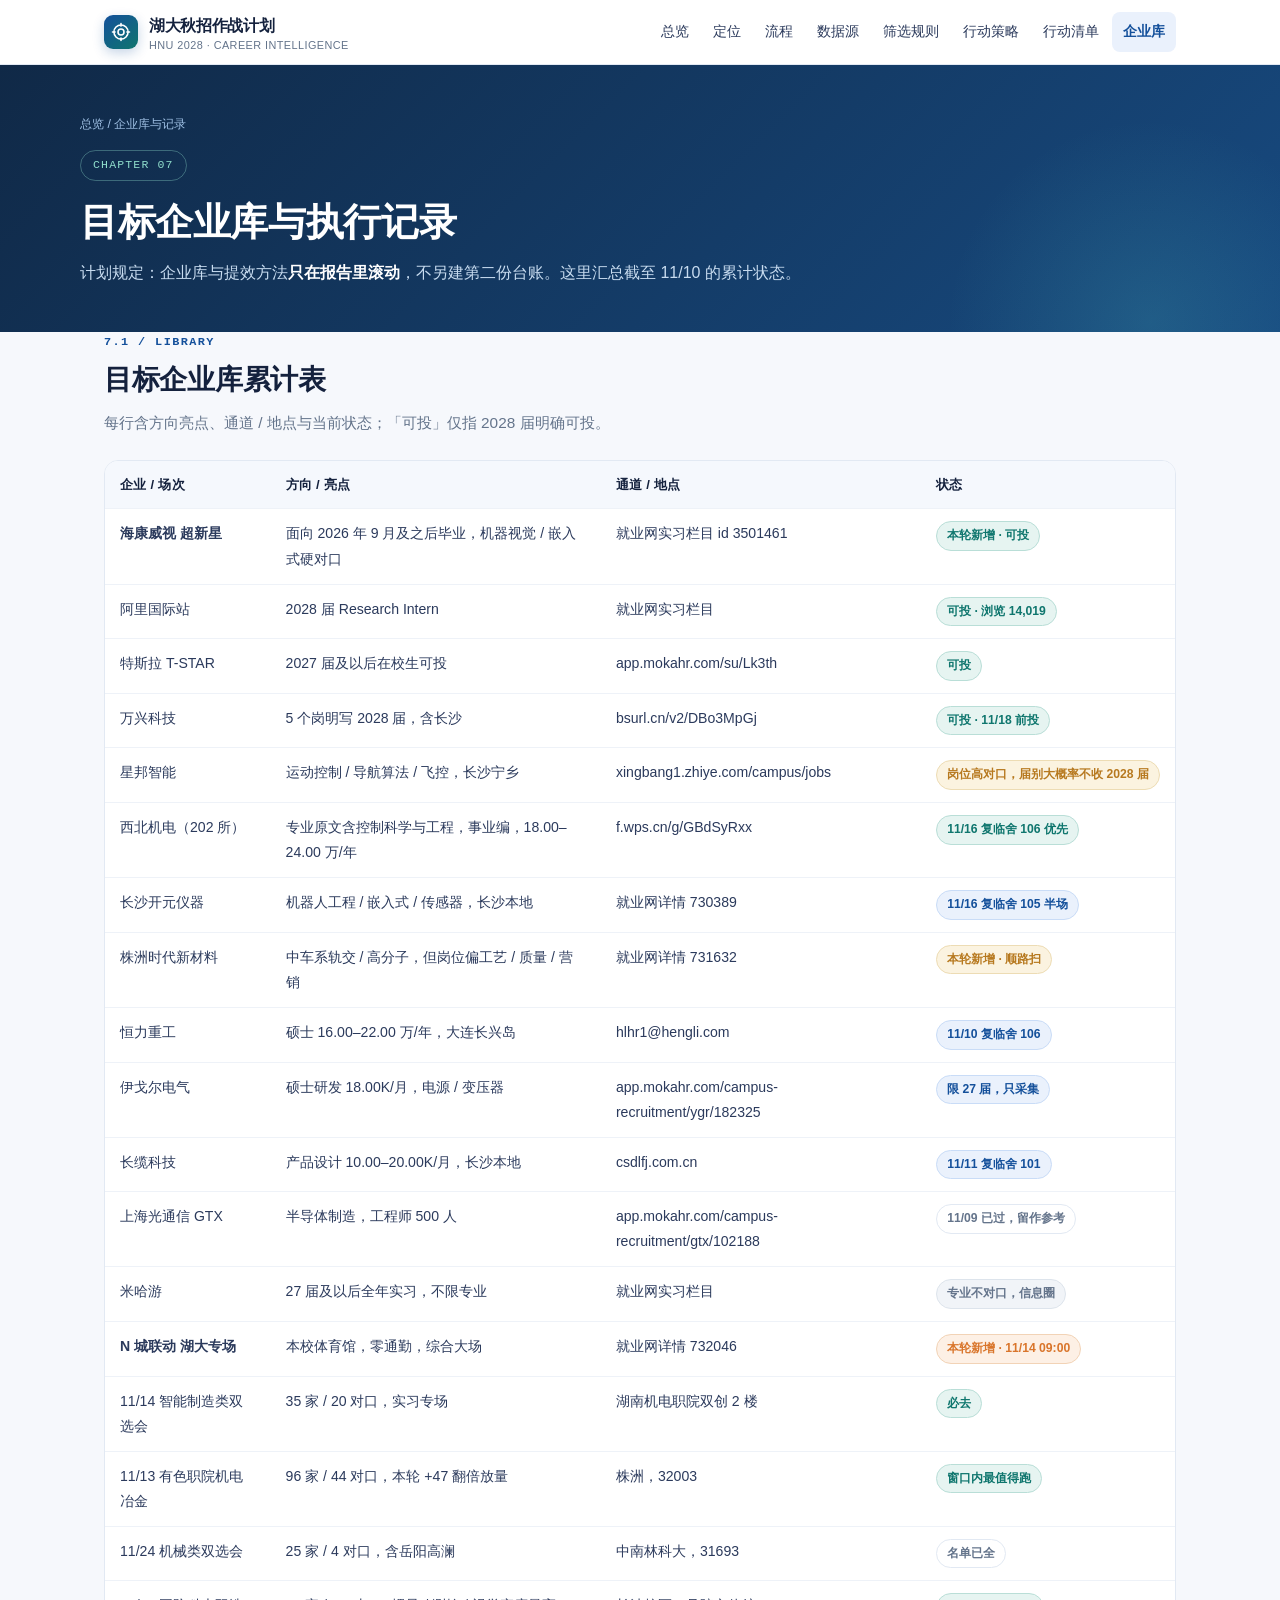
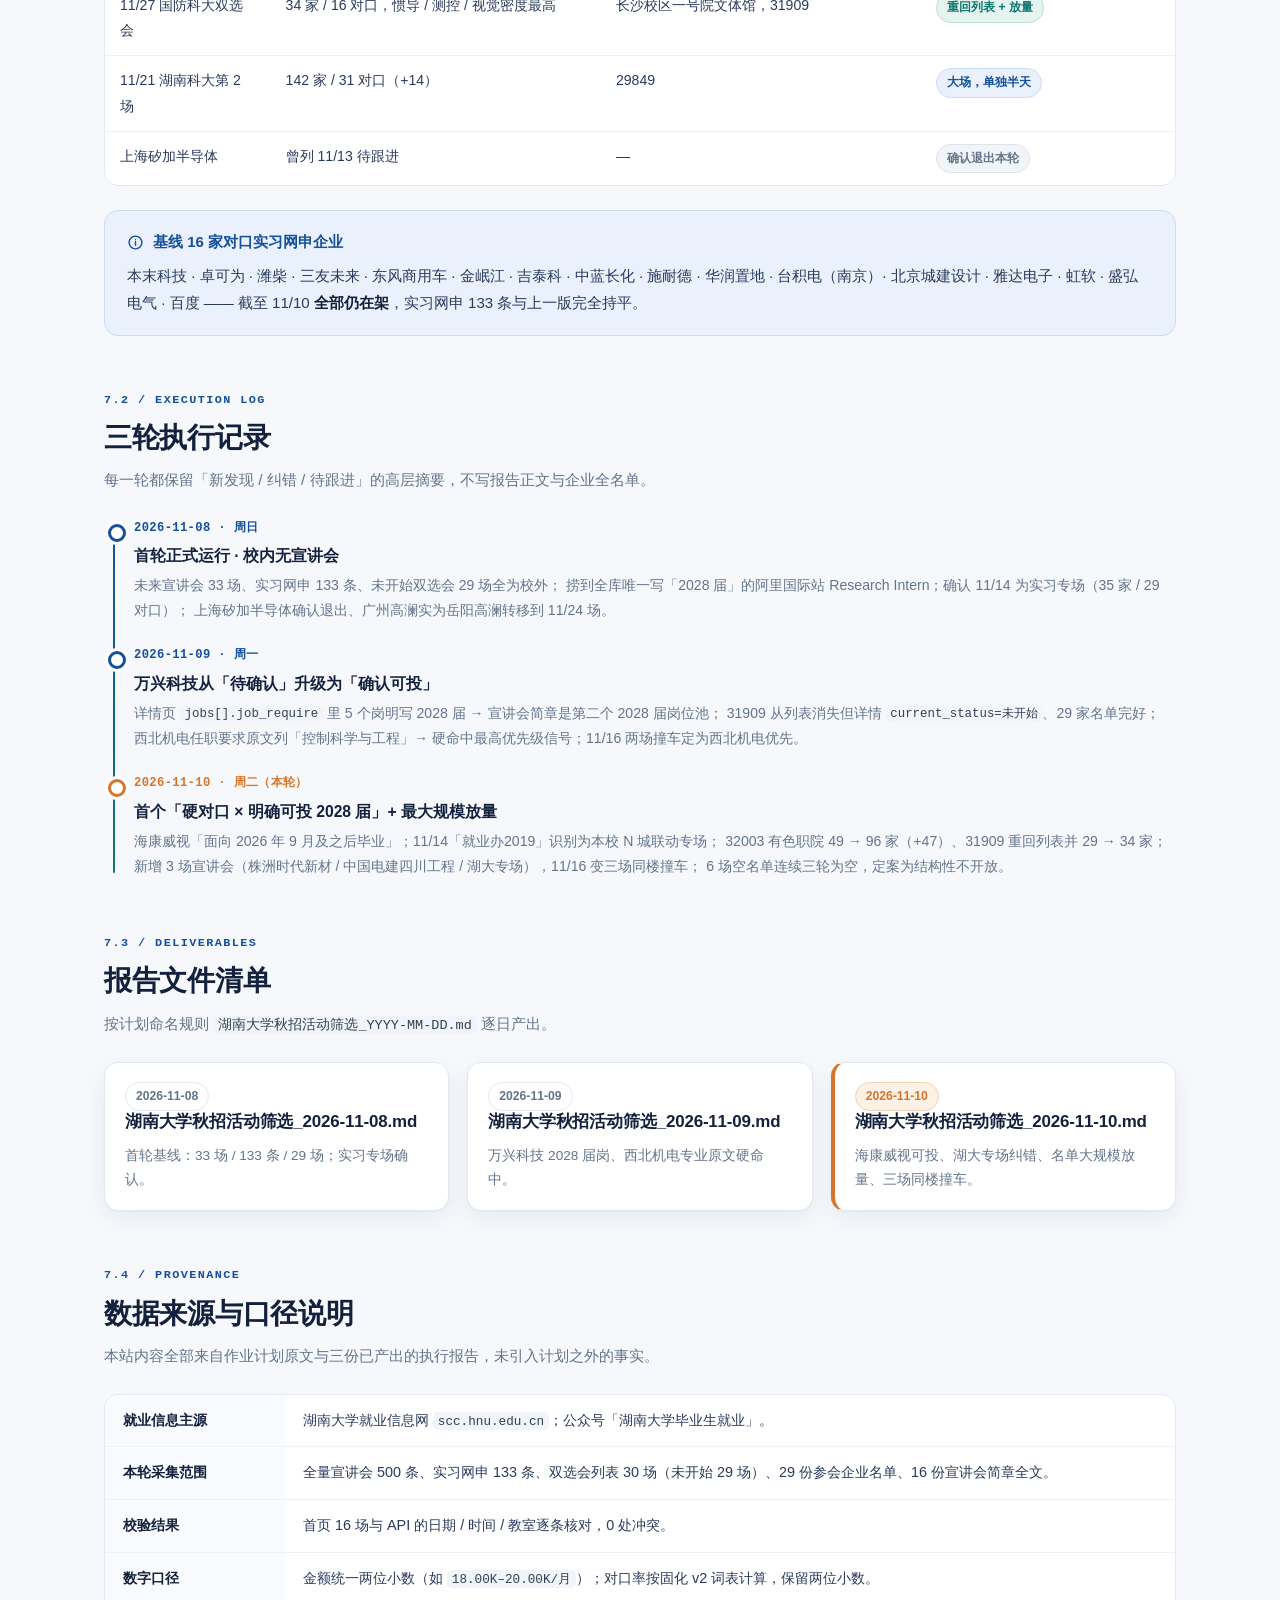
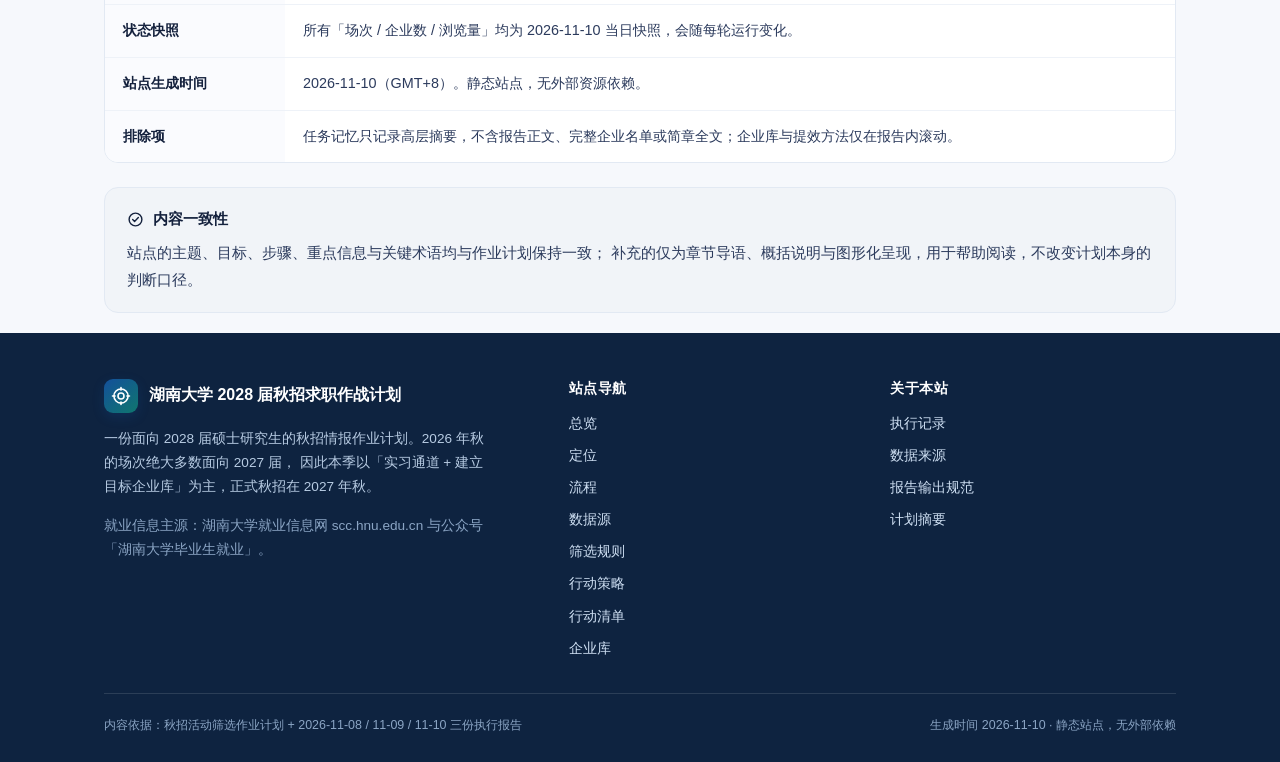
<file: library.html>
<!DOCTYPE html>
<html lang="zh-CN">
<head>
<meta charset="utf-8">
<meta name="viewport" content="width=device-width, initial-scale=1">
<title>企业库与记录 · 湖南大学 2028 届秋招求职作战计划</title>
<meta name="description" content="目标企业库累计表、三轮报告执行成果、报告文件清单与数据来源说明。">
<meta name="author" content="湖南大学 2028 届求职计划">
<meta name="theme-color" content="#0c2144">
<meta property="og:title" content="企业库与记录 · 湖南大学 2028 届秋招求职作战计划">
<meta property="og:description" content="目标企业库累计表、三轮报告执行成果、报告文件清单与数据来源说明。">
<meta property="og:type" content="website">
<link rel="icon" href="assets/favicon.svg" type="image/svg+xml">
<link rel="stylesheet" href="assets/css/style.css">
</head>
<body>

<header class="topbar">
  <div class="topbar-inner">
    <a class="brand" href="index.html" aria-label="返回站点首页">
      <span class="brand-mark"><svg viewBox="0 0 24 24" fill="none" stroke="#ffffff" stroke-width="1.9"
 stroke-linecap="round" stroke-linejoin="round" aria-hidden="true">
<circle cx="12" cy="12" r="8.5"/><circle cx="12" cy="12" r="3.6"/>
<path d="M12 1.8v3.1M12 19.1v3.1M1.8 12h3.1M19.1 12h3.1"/></svg></span>
      <span class="brand-text">湖大秋招作战计划<small>HNU 2028 · CAREER INTELLIGENCE</small></span>
    </a>
    <nav class="nav" aria-label="主导航">
      <a href="index.html">总览</a>
      <a href="profile.html">定位</a>
      <a href="workflow.html">流程</a>
      <a href="sources.html">数据源</a>
      <a href="rules.html">筛选规则</a>
      <a href="strategy.html">行动策略</a>
      <a href="actions.html">行动清单</a>
      <a href="library.html">企业库</a>
    </nav>
    <button class="nav-toggle" type="button" aria-label="展开导航" aria-expanded="false"><span></span></button>
  </div>
</header>

<section class="pagehead">
  <div class="wrap pagehead-inner">
    <div class="crumb"><a href="index.html">总览</a> / 企业库与记录</div>
    <span class="page-num">CHAPTER 07</span>
    <h1>目标企业库与执行记录</h1>
    <p>计划规定：企业库与提效方法<strong>只在报告里滚动</strong>，不另建第二份台账。这里汇总截至 11/10 的累计状态。</p>
  </div>
</section>

<main class="wrap">

  <section class="section">
    <div class="section-head">
      <span class="eyebrow">7.1 / Library</span>
      <h2>目标企业库累计表</h2>
      <p>每行含方向亮点、通道 / 地点与当前状态；「可投」仅指 2028 届明确可投。</p>
    </div>
    <div class="table-wrap">
      <table>
        <thead><tr><th>企业 / 场次</th><th>方向 / 亮点</th><th>通道 / 地点</th><th>状态</th></tr></thead>
        <tbody>
          <tr><td><b>海康威视 超新星</b></td><td>面向 2026 年 9 月及之后毕业，机器视觉 / 嵌入式硬对口</td><td>就业网实习栏目 id 3501461</td><td><span class="pill pill-high">本轮新增 · 可投</span></td></tr>
          <tr><td>阿里国际站</td><td>2028 届 Research Intern</td><td>就业网实习栏目</td><td><span class="pill pill-high">可投 · 浏览 14,019</span></td></tr>
          <tr><td>特斯拉 T-STAR</td><td>2027 届及以后在校生可投</td><td>app.mokahr.com/su/Lk3th</td><td><span class="pill pill-high">可投</span></td></tr>
          <tr><td>万兴科技</td><td>5 个岗明写 2028 届，含长沙</td><td>bsurl.cn/v2/DBo3MpGj</td><td><span class="pill pill-high">可投 · 11/18 前投</span></td></tr>
          <tr><td>星邦智能</td><td>运动控制 / 导航算法 / 飞控，长沙宁乡</td><td>xingbang1.zhiye.com/campus/jobs</td><td><span class="pill pill-mid">岗位高对口，届别大概率不收 2028 届</span></td></tr>
          <tr><td>西北机电（202 所）</td><td>专业原文含控制科学与工程，事业编，18.00–24.00 万/年</td><td>f.wps.cn/g/GBdSyRxx</td><td><span class="pill pill-high">11/16 复临舍 106 优先</span></td></tr>
          <tr><td>长沙开元仪器</td><td>机器人工程 / 嵌入式 / 传感器，长沙本地</td><td>就业网详情 730389</td><td><span class="pill pill-midhigh">11/16 复临舍 105 半场</span></td></tr>
          <tr><td>株洲时代新材料</td><td>中车系轨交 / 高分子，但岗位偏工艺 / 质量 / 营销</td><td>就业网详情 731632</td><td><span class="pill pill-mid">本轮新增 · 顺路扫</span></td></tr>
          <tr><td>恒力重工</td><td>硕士 16.00–22.00 万/年，大连长兴岛</td><td>hlhr1@hengli.com</td><td><span class="pill pill-midhigh">11/10 复临舍 106</span></td></tr>
          <tr><td>伊戈尔电气</td><td>硕士研发 18.00K/月，电源 / 变压器</td><td>app.mokahr.com/campus-recruitment/ygr/182325</td><td><span class="pill pill-midhigh">限 27 届，只采集</span></td></tr>
          <tr><td>长缆科技</td><td>产品设计 10.00–20.00K/月，长沙本地</td><td>csdlfj.com.cn</td><td><span class="pill pill-midhigh">11/11 复临舍 101</span></td></tr>
          <tr><td>上海光通信 GTX</td><td>半导体制造，工程师 500 人</td><td>app.mokahr.com/campus-recruitment/gtx/102188</td><td><span class="pill pill-plain">11/09 已过，留作参考</span></td></tr>
          <tr><td>米哈游</td><td>27 届及以后全年实习，不限专业</td><td>就业网实习栏目</td><td><span class="pill pill-skip">专业不对口，信息圈</span></td></tr>
          <tr><td><b>N 城联动 湖大专场</b></td><td>本校体育馆，零通勤，综合大场</td><td>就业网详情 732046</td><td><span class="pill pill-new">本轮新增 · 11/14 09:00</span></td></tr>
          <tr><td>11/14 智能制造类双选会</td><td>35 家 / 20 对口，实习专场</td><td>湖南机电职院双创 2 楼</td><td><span class="pill pill-high">必去</span></td></tr>
          <tr><td>11/13 有色职院机电冶金</td><td>96 家 / 44 对口，本轮 +47 翻倍放量</td><td>株洲，32003</td><td><span class="pill pill-high">窗口内最值得跑</span></td></tr>
          <tr><td>11/24 机械类双选会</td><td>25 家 / 4 对口，含岳阳高澜</td><td>中南林科大，31693</td><td><span class="pill pill-plain">名单已全</span></td></tr>
          <tr><td>11/27 国防科大双选会</td><td>34 家 / 16 对口，惯导 / 测控 / 视觉密度最高</td><td>长沙校区一号院文体馆，31909</td><td><span class="pill pill-high">重回列表 + 放量</span></td></tr>
          <tr><td>11/21 湖南科大第 2 场</td><td>142 家 / 31 对口（+14）</td><td>29849</td><td><span class="pill pill-midhigh">大场，单独半天</span></td></tr>
          <tr><td>上海矽加半导体</td><td>曾列 11/13 待跟进</td><td>—</td><td><span class="pill pill-skip">确认退出本轮</span></td></tr>
        </tbody>
      </table>
    </div>
    <div class="callout info mt24">
      <div class="ct"><svg viewBox="0 0 24 24" fill="none" stroke="currentColor" stroke-width="2"
 stroke-linecap="round" stroke-linejoin="round" aria-hidden="true">
<circle cx="12" cy="12" r="9"/><path d="M12 11v5M12 8h.01"/></svg> 基线 16 家对口实习网申企业</div>
      <p class="mb0">本末科技 · 卓可为 · 潍柴 · 三友未来 · 东风商用车 · 金岷江 · 吉泰科 · 中蓝长化 ·
      施耐德 · 华润置地 · 台积电（南京）· 北京城建设计 · 雅达电子 · 虹软 · 盛弘电气 · 百度 ——
      截至 11/10 <strong>全部仍在架</strong>，实习网申 133 条与上一版完全持平。</p>
    </div>
  </section>

  <section class="section" id="records">
    <div class="section-head">
      <span class="eyebrow">7.2 / Execution log</span>
      <h2>三轮执行记录</h2>
      <p>每一轮都保留「新发现 / 纠错 / 待跟进」的高层摘要，不写报告正文与企业全名单。</p>
    </div>
    <div class="timeline">
      <div class="tl-item">
        <span class="tl-date">2026-11-08 · 周日</span>
        <div class="tl-title">首轮正式运行 · 校内无宣讲会</div>
        <div class="tl-desc">未来宣讲会 33 场、实习网申 133 条、未开始双选会 29 场全为校外；
        捞到全库唯一写「2028 届」的阿里国际站 Research Intern；确认 11/14 为实习专场（35 家 / 29 对口）；
        上海矽加半导体确认退出、广州高澜实为岳阳高澜转移到 11/24 场。</div>
      </div>
      <div class="tl-item">
        <span class="tl-date">2026-11-09 · 周一</span>
        <div class="tl-title">万兴科技从「待确认」升级为「确认可投」</div>
        <div class="tl-desc">详情页 <code>jobs[].job_require</code> 里 5 个岗明写 2028 届 → 宣讲会简章是第二个 2028 届岗位池；
        31909 从列表消失但详情 <code>current_status=未开始</code>、29 家名单完好；
        西北机电任职要求原文列「控制科学与工程」→ 硬命中最高优先级信号；11/16 两场撞车定为西北机电优先。</div>
      </div>
      <div class="tl-item hot">
        <span class="tl-date">2026-11-10 · 周二（本轮）</span>
        <div class="tl-title">首个「硬对口 × 明确可投 2028 届」+ 最大规模放量</div>
        <div class="tl-desc">海康威视「面向 2026 年 9 月及之后毕业」；11/14「就业办2019」识别为本校 N 城联动专场；
        32003 有色职院 49 → 96 家（+47）、31909 重回列表并 29 → 34 家；
        新增 3 场宣讲会（株洲时代新材 / 中国电建四川工程 / 湖大专场），11/16 变三场同楼撞车；
        6 场空名单连续三轮为空，定案为结构性不开放。</div>
      </div>
    </div>
  </section>

  <section class="section">
    <div class="section-head">
      <span class="eyebrow">7.3 / Deliverables</span>
      <h2>报告文件清单</h2>
      <p>按计划命名规则 <code>湖南大学秋招活动筛选_YYYY-MM-DD.md</code> 逐日产出。</p>
    </div>
    <div class="grid g3">
      <div class="card tight"><span class="pill pill-plain">2026-11-08</span><h3 class="mt24">湖南大学秋招活动筛选_2026-11-08.md</h3><p class="mb0 small muted">首轮基线：33 场 / 133 条 / 29 场；实习专场确认。</p></div>
      <div class="card tight"><span class="pill pill-plain">2026-11-09</span><h3 class="mt24">湖南大学秋招活动筛选_2026-11-09.md</h3><p class="mb0 small muted">万兴科技 2028 届岗、西北机电专业原文硬命中。</p></div>
      <div class="card tight card-accent"><span class="pill pill-new">2026-11-10</span><h3 class="mt24">湖南大学秋招活动筛选_2026-11-10.md</h3><p class="mb0 small muted">海康威视可投、湖大专场纠错、名单大规模放量、三场同楼撞车。</p></div>
    </div>
  </section>

  <section class="section" id="spec">
    <div class="section-head">
      <span class="eyebrow">7.4 / Provenance</span>
      <h2>数据来源与口径说明</h2>
      <p>本站内容全部来自作业计划原文与三份已产出的执行报告，未引入计划之外的事实。</p>
    </div>
    <dl class="kv">
      <dt>就业信息主源</dt><dd>湖南大学就业信息网 <code>scc.hnu.edu.cn</code>；公众号「湖南大学毕业生就业」。</dd>
      <dt>本轮采集范围</dt><dd>全量宣讲会 500 条、实习网申 133 条、双选会列表 30 场（未开始 29 场）、29 份参会企业名单、16 份宣讲会简章全文。</dd>
      <dt>校验结果</dt><dd>首页 16 场与 API 的日期 / 时间 / 教室逐条核对，0 处冲突。</dd>
      <dt>数字口径</dt><dd>金额统一两位小数（如 <code>18.00K–20.00K/月</code>）；对口率按固化 v2 词表计算，保留两位小数。</dd>
      <dt>状态快照</dt><dd>所有「场次 / 企业数 / 浏览量」均为 2026-11-10 当日快照，会随每轮运行变化。</dd>
      <dt>站点生成时间</dt><dd>2026-11-10（GMT+8）。静态站点，无外部资源依赖。</dd>
      <dt>排除项</dt><dd>任务记忆只记录高层摘要，不含报告正文、完整企业名单或简章全文；企业库与提效方法仅在报告内滚动。</dd>
    </dl>
    <div class="callout neutral mt24">
      <div class="ct"><svg viewBox="0 0 24 24" fill="none" stroke="currentColor" stroke-width="2"
 stroke-linecap="round" stroke-linejoin="round" aria-hidden="true">
<circle cx="12" cy="12" r="9"/><path d="m8 12 2.7 2.7L16 9.3"/></svg> 内容一致性</div>
      <p class="mb0">站点的主题、目标、步骤、重点信息与关键术语均与作业计划保持一致；
      补充的仅为章节导语、概括说明与图形化呈现，用于帮助阅读，不改变计划本身的判断口径。</p>
    </div>
  </section>

</main>


<footer class="footer">
  <div class="wrap">
    <div class="footer-grid">
      <div>
        <div class="footer-brand">
          <span class="brand-mark"><svg viewBox="0 0 24 24" fill="none" stroke="#ffffff" stroke-width="1.9"
 stroke-linecap="round" stroke-linejoin="round" aria-hidden="true">
<circle cx="12" cy="12" r="8.5"/><circle cx="12" cy="12" r="3.6"/>
<path d="M12 1.8v3.1M12 19.1v3.1M1.8 12h3.1M19.1 12h3.1"/></svg></span>
          <b>湖南大学 2028 届秋招求职作战计划</b>
        </div>
        <p>一份面向 2028 届硕士研究生的秋招情报作业计划。2026 年秋的场次绝大多数面向 2027 届，
        因此本季以「实习通道 + 建立目标企业库」为主，正式秋招在 2027 年秋。</p>
        <p class="small" style="color:#8ba5c4">就业信息主源：湖南大学就业信息网 scc.hnu.edu.cn
        与公众号「湖南大学毕业生就业」。</p>
      </div>
      <div>
        <h4>站点导航</h4>
        <div class="f-links">
        <a href="index.html">总览</a>
        <a href="profile.html">定位</a>
        <a href="workflow.html">流程</a>
        <a href="sources.html">数据源</a>
        <a href="rules.html">筛选规则</a>
        <a href="strategy.html">行动策略</a>
        <a href="actions.html">行动清单</a>
        <a href="library.html">企业库</a>
        </div>
      </div>
      <div>
        <h4>关于本站</h4>
        <div class="f-links">
          <a href="library.html#records">执行记录</a>
          <a href="sources.html#source">数据来源</a>
          <a href="library.html#spec">报告输出规范</a>
          <a href="index.html#summary">计划摘要</a>
        </div>
      </div>
    </div>
    <div class="footer-bottom">
      <span>内容依据：秋招活动筛选作业计划 + 2026-11-08 / 11-09 / 11-10 三份执行报告</span>
      <span>生成时间 2026-11-10 · 静态站点，无外部依赖</span>
    </div>
  </div>
</footer>

<button class="backtop" type="button" aria-label="回到顶部"><svg viewBox="0 0 24 24" fill="none" stroke="currentColor" stroke-width="2"
 stroke-linecap="round" stroke-linejoin="round" aria-hidden="true">
<path d="M12 19V5M6 11l6-6 6 6"/></svg></button>
<script src="assets/js/main.js"></script>
</body>
</html>
</file>
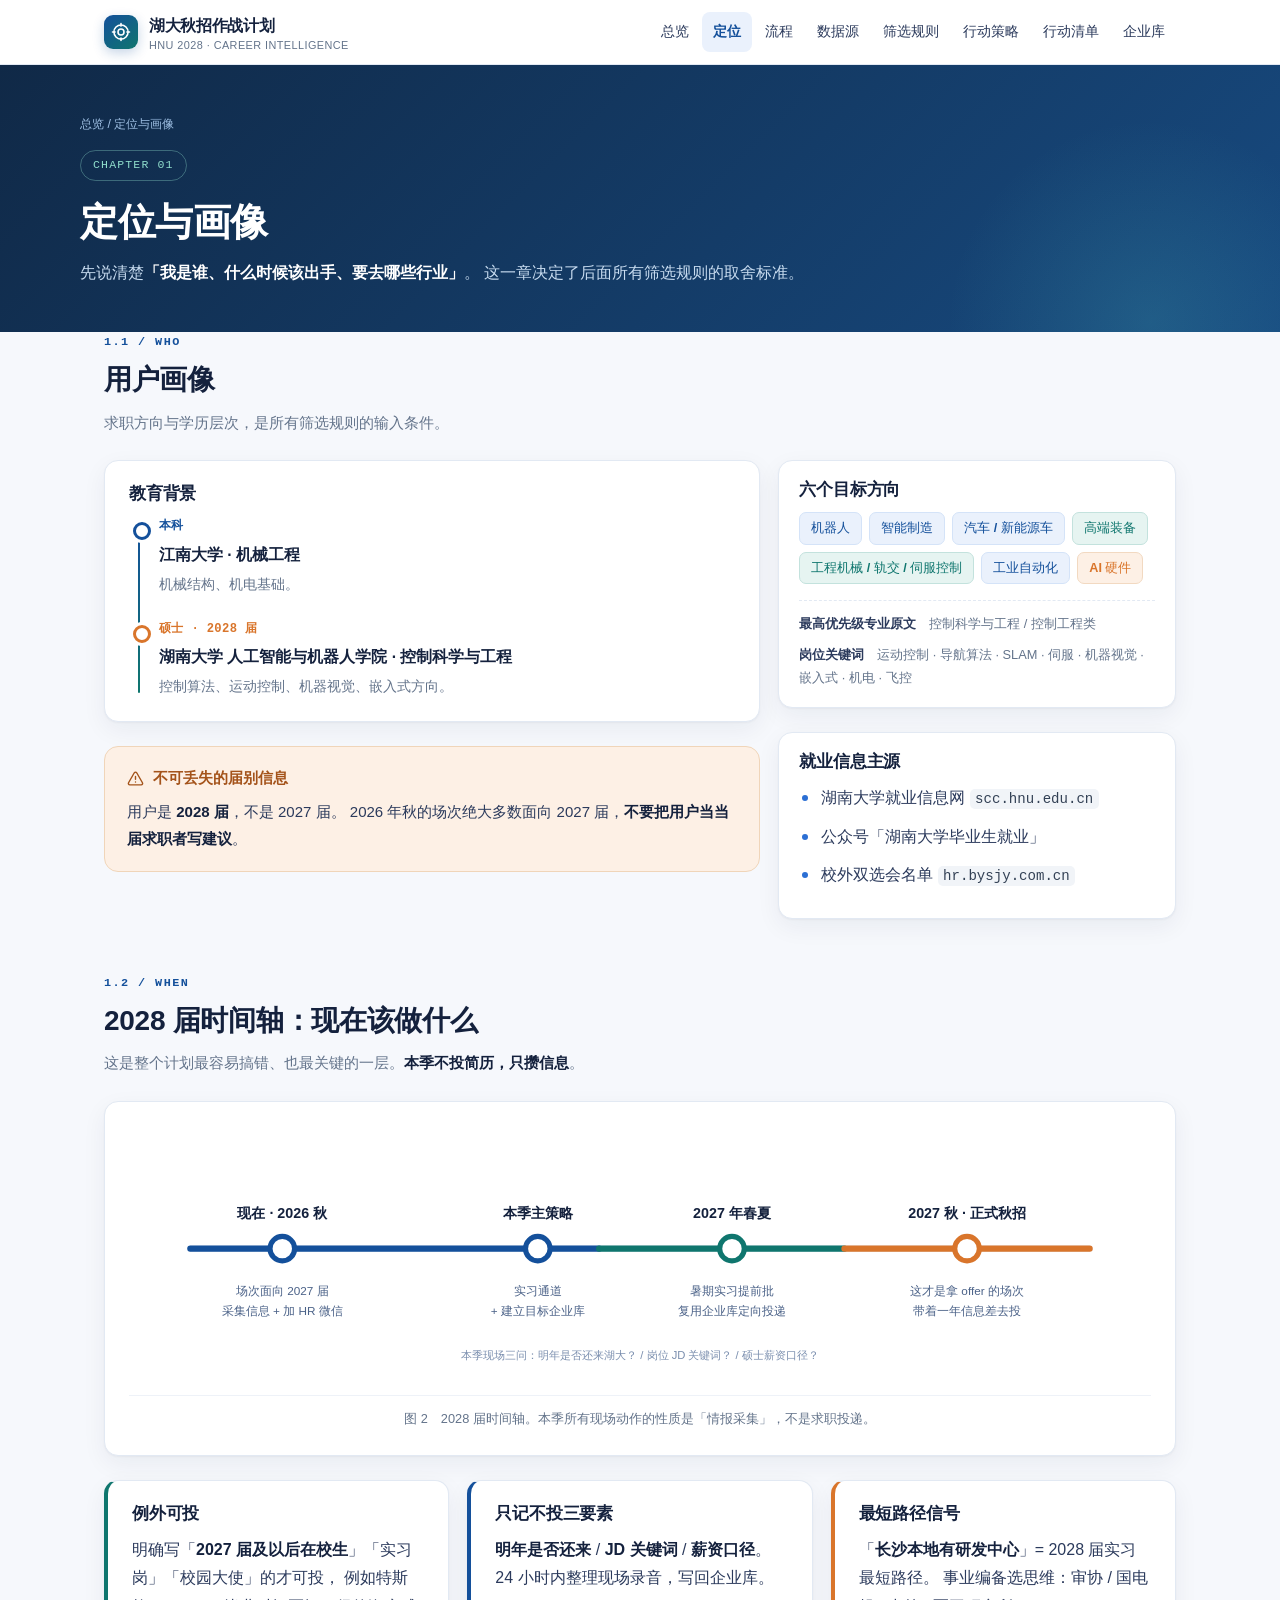
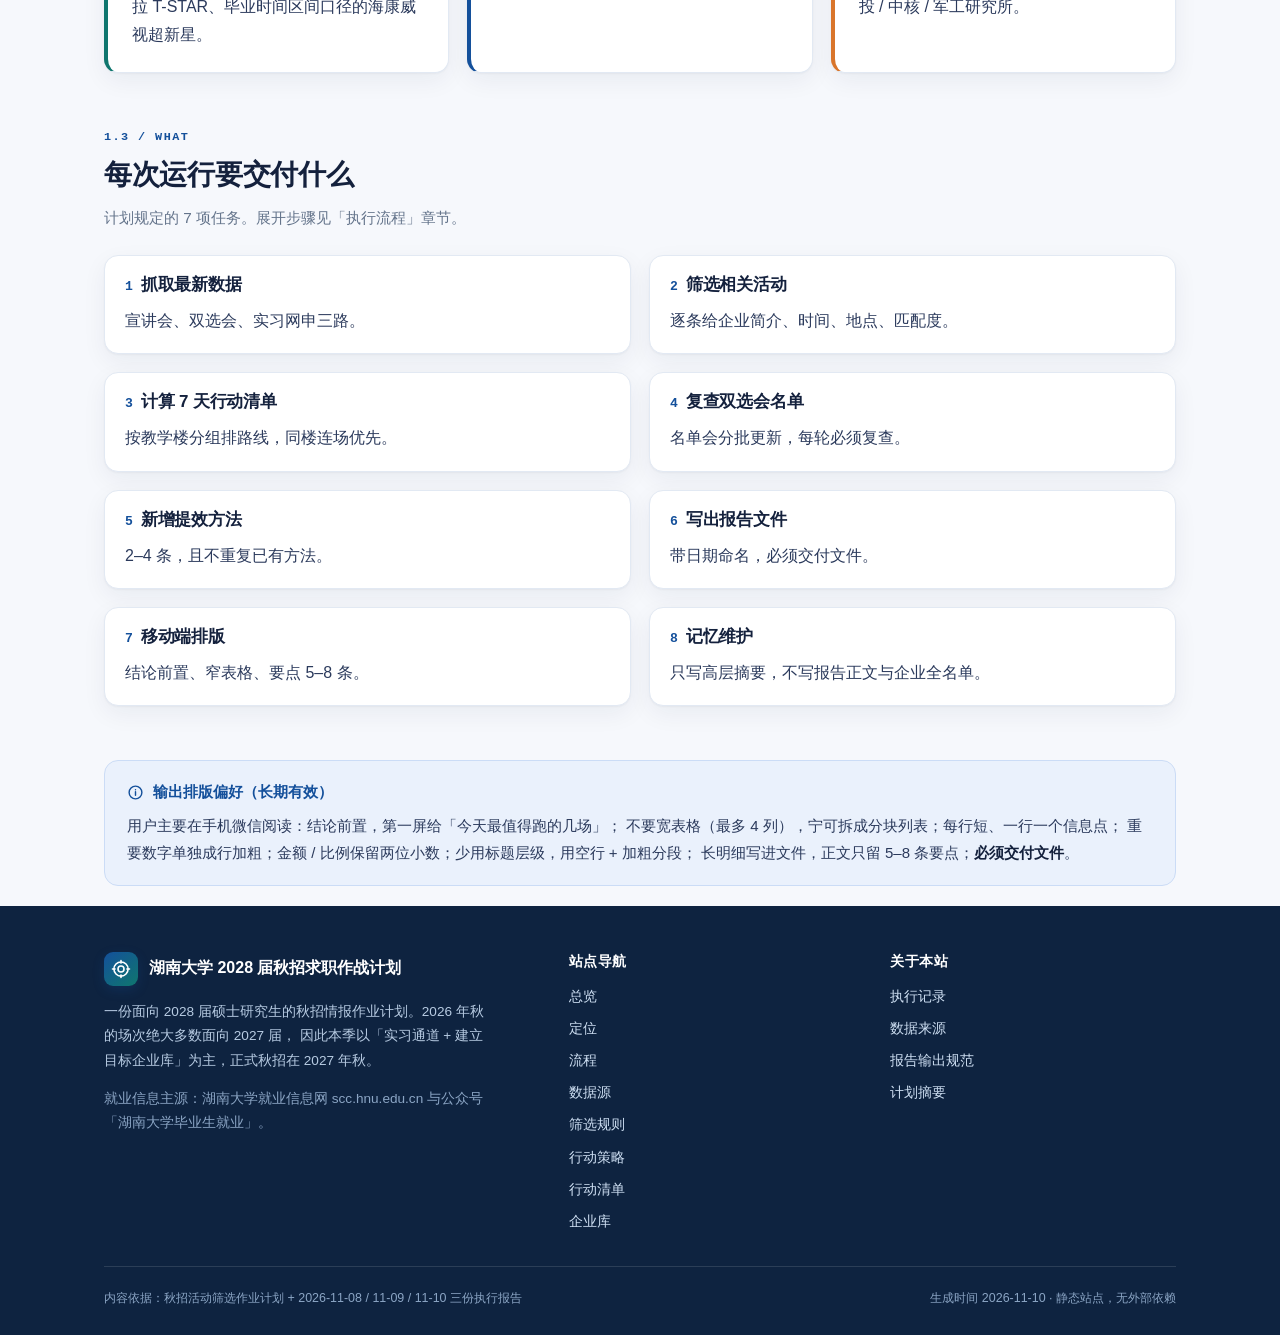
<file: profile.html>
<!DOCTYPE html>
<html lang="zh-CN">
<head>
<meta charset="utf-8">
<meta name="viewport" content="width=device-width, initial-scale=1">
<title>定位与画像 · 湖南大学 2028 届秋招求职作战计划</title>
<meta name="description" content="用户画像、目标方向、2028 届时间轴与主策略：实习通道 + 建立目标企业库。">
<meta name="author" content="湖南大学 2028 届求职计划">
<meta name="theme-color" content="#0c2144">
<meta property="og:title" content="定位与画像 · 湖南大学 2028 届秋招求职作战计划">
<meta property="og:description" content="用户画像、目标方向、2028 届时间轴与主策略：实习通道 + 建立目标企业库。">
<meta property="og:type" content="website">
<link rel="icon" href="assets/favicon.svg" type="image/svg+xml">
<link rel="stylesheet" href="assets/css/style.css">
</head>
<body>

<header class="topbar">
  <div class="topbar-inner">
    <a class="brand" href="index.html" aria-label="返回站点首页">
      <span class="brand-mark"><svg viewBox="0 0 24 24" fill="none" stroke="#ffffff" stroke-width="1.9"
 stroke-linecap="round" stroke-linejoin="round" aria-hidden="true">
<circle cx="12" cy="12" r="8.5"/><circle cx="12" cy="12" r="3.6"/>
<path d="M12 1.8v3.1M12 19.1v3.1M1.8 12h3.1M19.1 12h3.1"/></svg></span>
      <span class="brand-text">湖大秋招作战计划<small>HNU 2028 · CAREER INTELLIGENCE</small></span>
    </a>
    <nav class="nav" aria-label="主导航">
      <a href="index.html">总览</a>
      <a href="profile.html">定位</a>
      <a href="workflow.html">流程</a>
      <a href="sources.html">数据源</a>
      <a href="rules.html">筛选规则</a>
      <a href="strategy.html">行动策略</a>
      <a href="actions.html">行动清单</a>
      <a href="library.html">企业库</a>
    </nav>
    <button class="nav-toggle" type="button" aria-label="展开导航" aria-expanded="false"><span></span></button>
  </div>
</header>

<section class="pagehead">
  <div class="wrap pagehead-inner">
    <div class="crumb"><a href="index.html">总览</a> / 定位与画像</div>
    <span class="page-num">CHAPTER 01</span>
    <h1>定位与画像</h1>
    <p>先说清楚<strong>「我是谁、什么时候该出手、要去哪些行业」</strong>。
    这一章决定了后面所有筛选规则的取舍标准。</p>
  </div>
</section>

<main class="wrap">

  <section class="section">
    <div class="section-head">
      <span class="eyebrow">1.1 / Who</span>
      <h2>用户画像</h2>
      <p>求职方向与学历层次，是所有筛选规则的输入条件。</p>
    </div>
    <div class="grid g-side">
      <div>
        <div class="card">
          <h3>教育背景</h3>
          <div class="timeline">
            <div class="tl-item">
              <span class="tl-date">本科</span>
              <div class="tl-title">江南大学 · 机械工程</div>
              <div class="tl-desc">机械结构、机电基础。</div>
            </div>
            <div class="tl-item hot">
              <span class="tl-date">硕士 · 2028 届</span>
              <div class="tl-title">湖南大学 人工智能与机器人学院 · 控制科学与工程</div>
              <div class="tl-desc">控制算法、运动控制、机器视觉、嵌入式方向。</div>
            </div>
          </div>
        </div>
        <div class="callout warn mt24">
          <div class="ct"><svg viewBox="0 0 24 24" fill="none" stroke="currentColor" stroke-width="2"
 stroke-linecap="round" stroke-linejoin="round" aria-hidden="true">
<path d="M10.3 3.9 2.2 18a2 2 0 0 0 1.7 3h16.2a2 2 0 0 0 1.7-3L13.7 3.9a2 2 0 0 0-3.4 0Z"/>
<path d="M12 9v4M12 17h.01"/></svg> 不可丢失的届别信息</div>
          <p class="mb0">用户是 <strong>2028 届</strong>，不是 2027 届。
          2026 年秋的场次绝大多数面向 2027 届，<strong>不要把用户当当届求职者写建议</strong>。</p>
        </div>
      </div>
      <div>
        <div class="card tight">
          <h3>六个目标方向</h3>
          <div class="tags">
            <span class="tag">机器人</span><span class="tag">智能制造</span>
            <span class="tag">汽车 / 新能源车</span>
            <span class="tag cool">高端装备</span>
            <span class="tag cool">工程机械 / 轨交 / 伺服控制</span>
            <span class="tag">工业自动化</span><span class="tag warm">AI 硬件</span>
          </div>
          <div class="metaline">
            <span><b>最高优先级专业原文</b>　控制科学与工程 / 控制工程类</span>
            <span><b>岗位关键词</b>　运动控制 · 导航算法 · SLAM · 伺服 · 机器视觉 · 嵌入式 · 机电 · 飞控</span>
          </div>
        </div>
        <div class="card tight mt24">
          <h3>就业信息主源</h3>
          <ul class="clean mb0">
            <li>湖南大学就业信息网 <code>scc.hnu.edu.cn</code></li>
            <li>公众号「湖南大学毕业生就业」</li>
            <li>校外双选会名单 <code>hr.bysjy.com.cn</code></li>
          </ul>
        </div>
      </div>
    </div>
  </section>

  <section class="section">
    <div class="section-head">
      <span class="eyebrow">1.2 / When</span>
      <h2>2028 届时间轴：现在该做什么</h2>
      <p>这是整个计划最容易搞错、也最关键的一层。<strong>本季不投简历，只攒信息</strong>。</p>
    </div>
    <figure class="fig">
      <svg viewBox="0 0 1000 250" role="img" aria-label="2026 秋到 2027 秋的时间轴">
        <rect x="0" y="0" width="1000" height="250" fill="#fff"/>
        <line x1="60" y1="120" x2="940" y2="120" stroke="#e2e9f3" stroke-width="6" stroke-linecap="round"/>
        <line x1="60" y1="120" x2="460" y2="120" stroke="#14509b" stroke-width="6" stroke-linecap="round"/>
        <line x1="460" y1="120" x2="700" y2="120" stroke="#0f766e" stroke-width="6" stroke-linecap="round"/>
        <line x1="700" y1="120" x2="940" y2="120" stroke="#d9752b" stroke-width="6" stroke-linecap="round"/>
        <g font-family="-apple-system, 'PingFang SC', 'Microsoft YaHei', sans-serif">
          <circle cx="150" cy="120" r="12" fill="#fff" stroke="#14509b" stroke-width="5"/>
          <text x="150" y="90" text-anchor="middle" font-size="14" font-weight="700" fill="#14213d">现在 · 2026 秋</text>
          <text x="150" y="165" text-anchor="middle" font-size="11.5" fill="#4b6288">场次面向 2027 届</text>
          <text x="150" y="185" text-anchor="middle" font-size="11.5" fill="#4b6288">采集信息 + 加 HR 微信</text>

          <circle cx="400" cy="120" r="12" fill="#fff" stroke="#14509b" stroke-width="5"/>
          <text x="400" y="90" text-anchor="middle" font-size="14" font-weight="700" fill="#14213d">本季主策略</text>
          <text x="400" y="165" text-anchor="middle" font-size="11.5" fill="#4b6288">实习通道</text>
          <text x="400" y="185" text-anchor="middle" font-size="11.5" fill="#4b6288">+ 建立目标企业库</text>

          <circle cx="590" cy="120" r="12" fill="#fff" stroke="#0f766e" stroke-width="5"/>
          <text x="590" y="90" text-anchor="middle" font-size="14" font-weight="700" fill="#14213d">2027 年春夏</text>
          <text x="590" y="165" text-anchor="middle" font-size="11.5" fill="#4b6288">暑期实习提前批</text>
          <text x="590" y="185" text-anchor="middle" font-size="11.5" fill="#4b6288">复用企业库定向投递</text>

          <circle cx="820" cy="120" r="12" fill="#fff" stroke="#d9752b" stroke-width="5"/>
          <text x="820" y="90" text-anchor="middle" font-size="14" font-weight="700" fill="#14213d">2027 秋 · 正式秋招</text>
          <text x="820" y="165" text-anchor="middle" font-size="11.5" fill="#4b6288">这才是拿 offer 的场次</text>
          <text x="820" y="185" text-anchor="middle" font-size="11.5" fill="#4b6288">带着一年信息差去投</text>

          <text x="500" y="228" text-anchor="middle" font-size="11" fill="#7a8eae">本季现场三问：明年是否还来湖大？ / 岗位 JD 关键词？ / 硕士薪资口径？</text>
        </g>
      </svg>
      <figcaption>图 2　2028 届时间轴。本季所有现场动作的性质是「情报采集」，不是求职投递。</figcaption>
    </figure>

    <div class="grid g3 mt24">
      <div class="card card-teal">
        <h3>例外可投</h3>
        <p class="mb0">明确写「<strong>2027 届及以后在校生</strong>」「实习岗」「校园大使」的才可投，
        例如特斯拉 T-STAR、毕业时间区间口径的海康威视超新星。</p>
      </div>
      <div class="card card-brand">
        <h3>只记不投三要素</h3>
        <p class="mb0"><strong>明年是否还来</strong> / <strong>JD 关键词</strong> / <strong>薪资口径</strong>。
        24 小时内整理现场录音，写回企业库。</p>
      </div>
      <div class="card card-accent">
        <h3>最短路径信号</h3>
        <p class="mb0">「<strong>长沙本地有研发中心</strong>」= 2028 届实习最短路径。
        事业编备选思维：审协 / 国电投 / 中核 / 军工研究所。</p>
      </div>
    </div>
  </section>

  <section class="section">
    <div class="section-head">
      <span class="eyebrow">1.3 / What</span>
      <h2>每次运行要交付什么</h2>
      <p>计划规定的 7 项任务。展开步骤见「执行流程」章节。</p>
    </div>
    <div class="grid g2">
      <div class="card tight"><h3><span class="idx">1</span>抓取最新数据</h3><p class="mb0">宣讲会、双选会、实习网申三路。</p></div>
      <div class="card tight"><h3><span class="idx">2</span>筛选相关活动</h3><p class="mb0">逐条给企业简介、时间、地点、匹配度。</p></div>
      <div class="card tight"><h3><span class="idx">3</span>计算 7 天行动清单</h3><p class="mb0">按教学楼分组排路线，同楼连场优先。</p></div>
      <div class="card tight"><h3><span class="idx">4</span>复查双选会名单</h3><p class="mb0">名单会分批更新，每轮必须复查。</p></div>
      <div class="card tight"><h3><span class="idx">5</span>新增提效方法</h3><p class="mb0">2–4 条，且不重复已有方法。</p></div>
      <div class="card tight"><h3><span class="idx">6</span>写出报告文件</h3><p class="mb0">带日期命名，必须交付文件。</p></div>
      <div class="card tight"><h3><span class="idx">7</span>移动端排版</h3><p class="mb0">结论前置、窄表格、要点 5–8 条。</p></div>
      <div class="card tight"><h3><span class="idx">8</span>记忆维护</h3><p class="mb0">只写高层摘要，不写报告正文与企业全名单。</p></div>
    </div>
  </section>

  <div class="callout info">
    <div class="ct"><svg viewBox="0 0 24 24" fill="none" stroke="currentColor" stroke-width="2"
 stroke-linecap="round" stroke-linejoin="round" aria-hidden="true">
<circle cx="12" cy="12" r="9"/><path d="M12 11v5M12 8h.01"/></svg> 输出排版偏好（长期有效）</div>
    <p class="mb0">用户主要在手机微信阅读：结论前置，第一屏给「今天最值得跑的几场」；
    不要宽表格（最多 4 列），宁可拆成分块列表；每行短、一行一个信息点；
    重要数字单独成行加粗；金额 / 比例保留两位小数；少用标题层级，用空行 + 加粗分段；
    长明细写进文件，正文只留 5–8 条要点；<strong>必须交付文件</strong>。</p>
  </div>

</main>


<footer class="footer">
  <div class="wrap">
    <div class="footer-grid">
      <div>
        <div class="footer-brand">
          <span class="brand-mark"><svg viewBox="0 0 24 24" fill="none" stroke="#ffffff" stroke-width="1.9"
 stroke-linecap="round" stroke-linejoin="round" aria-hidden="true">
<circle cx="12" cy="12" r="8.5"/><circle cx="12" cy="12" r="3.6"/>
<path d="M12 1.8v3.1M12 19.1v3.1M1.8 12h3.1M19.1 12h3.1"/></svg></span>
          <b>湖南大学 2028 届秋招求职作战计划</b>
        </div>
        <p>一份面向 2028 届硕士研究生的秋招情报作业计划。2026 年秋的场次绝大多数面向 2027 届，
        因此本季以「实习通道 + 建立目标企业库」为主，正式秋招在 2027 年秋。</p>
        <p class="small" style="color:#8ba5c4">就业信息主源：湖南大学就业信息网 scc.hnu.edu.cn
        与公众号「湖南大学毕业生就业」。</p>
      </div>
      <div>
        <h4>站点导航</h4>
        <div class="f-links">
        <a href="index.html">总览</a>
        <a href="profile.html">定位</a>
        <a href="workflow.html">流程</a>
        <a href="sources.html">数据源</a>
        <a href="rules.html">筛选规则</a>
        <a href="strategy.html">行动策略</a>
        <a href="actions.html">行动清单</a>
        <a href="library.html">企业库</a>
        </div>
      </div>
      <div>
        <h4>关于本站</h4>
        <div class="f-links">
          <a href="library.html#records">执行记录</a>
          <a href="sources.html#source">数据来源</a>
          <a href="library.html#spec">报告输出规范</a>
          <a href="index.html#summary">计划摘要</a>
        </div>
      </div>
    </div>
    <div class="footer-bottom">
      <span>内容依据：秋招活动筛选作业计划 + 2026-11-08 / 11-09 / 11-10 三份执行报告</span>
      <span>生成时间 2026-11-10 · 静态站点，无外部依赖</span>
    </div>
  </div>
</footer>

<button class="backtop" type="button" aria-label="回到顶部"><svg viewBox="0 0 24 24" fill="none" stroke="currentColor" stroke-width="2"
 stroke-linecap="round" stroke-linejoin="round" aria-hidden="true">
<path d="M12 19V5M6 11l6-6 6 6"/></svg></button>
<script src="assets/js/main.js"></script>
</body>
</html>
</file>
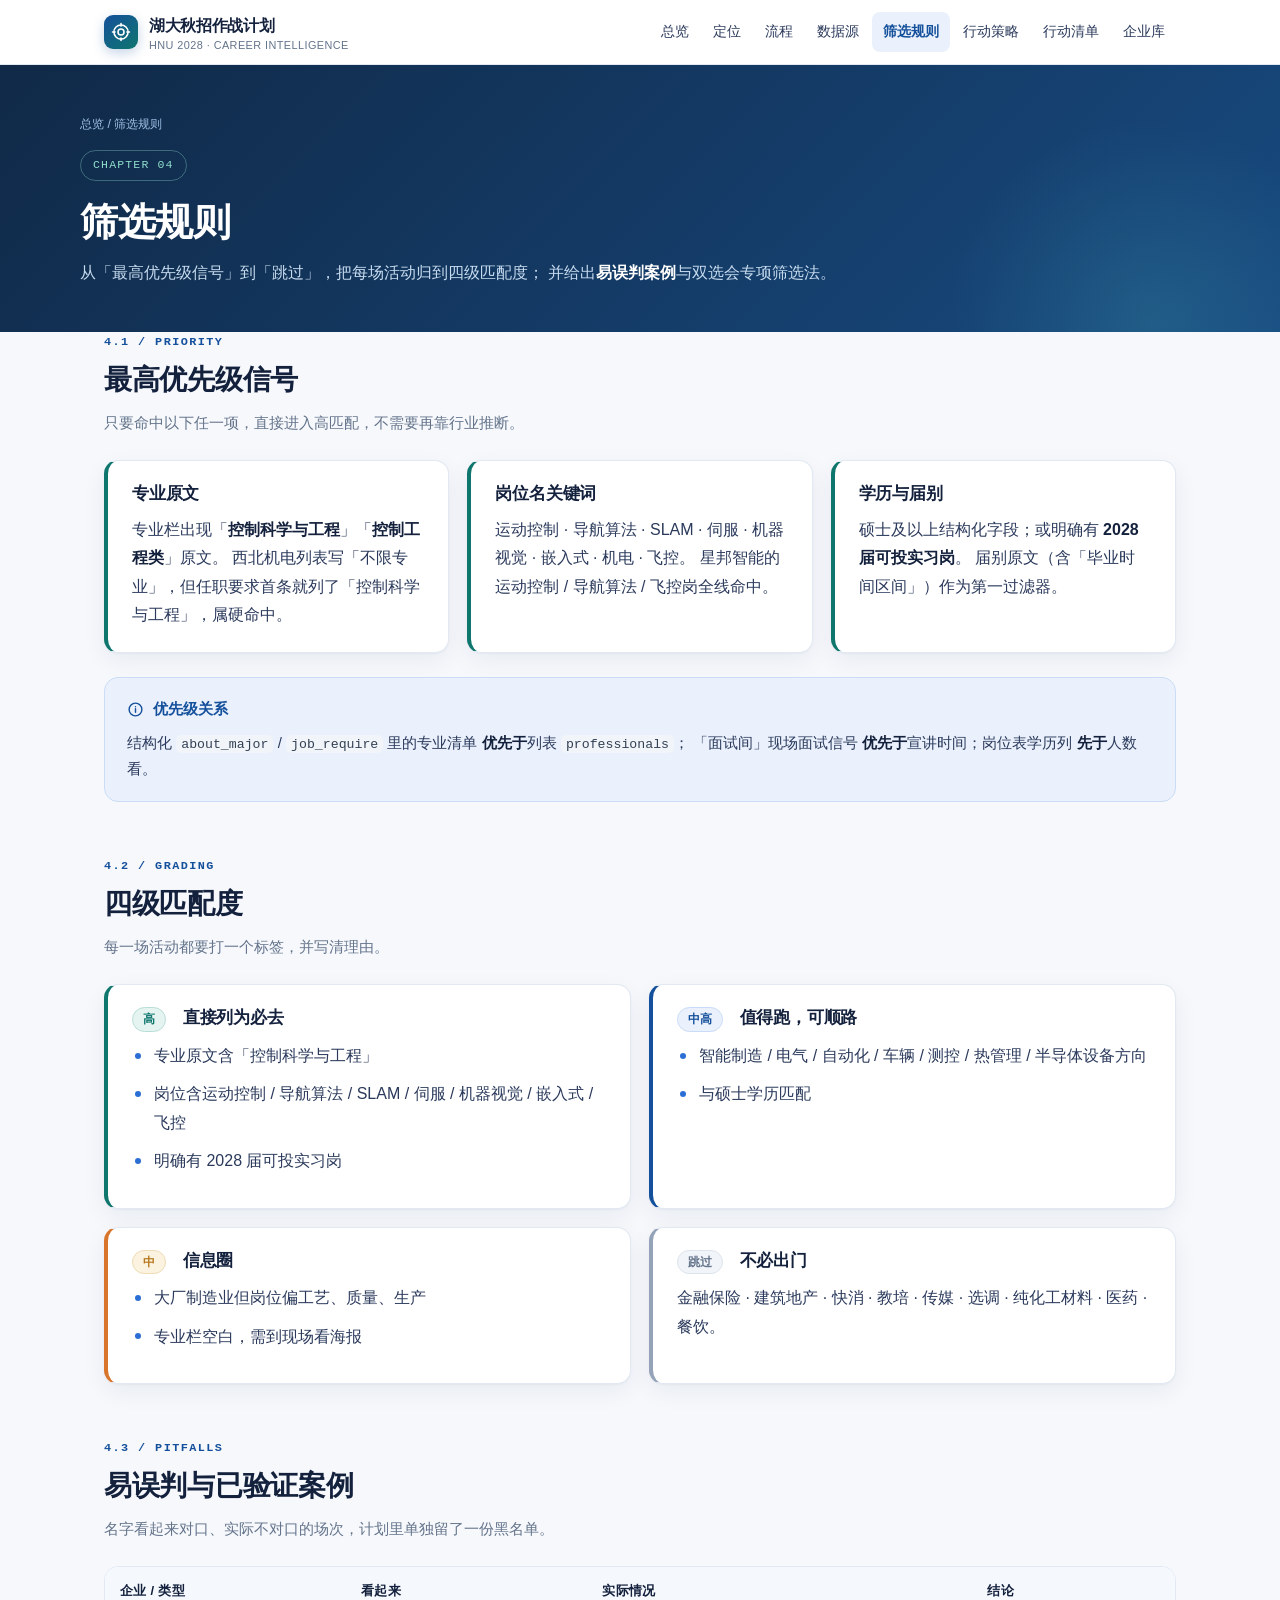
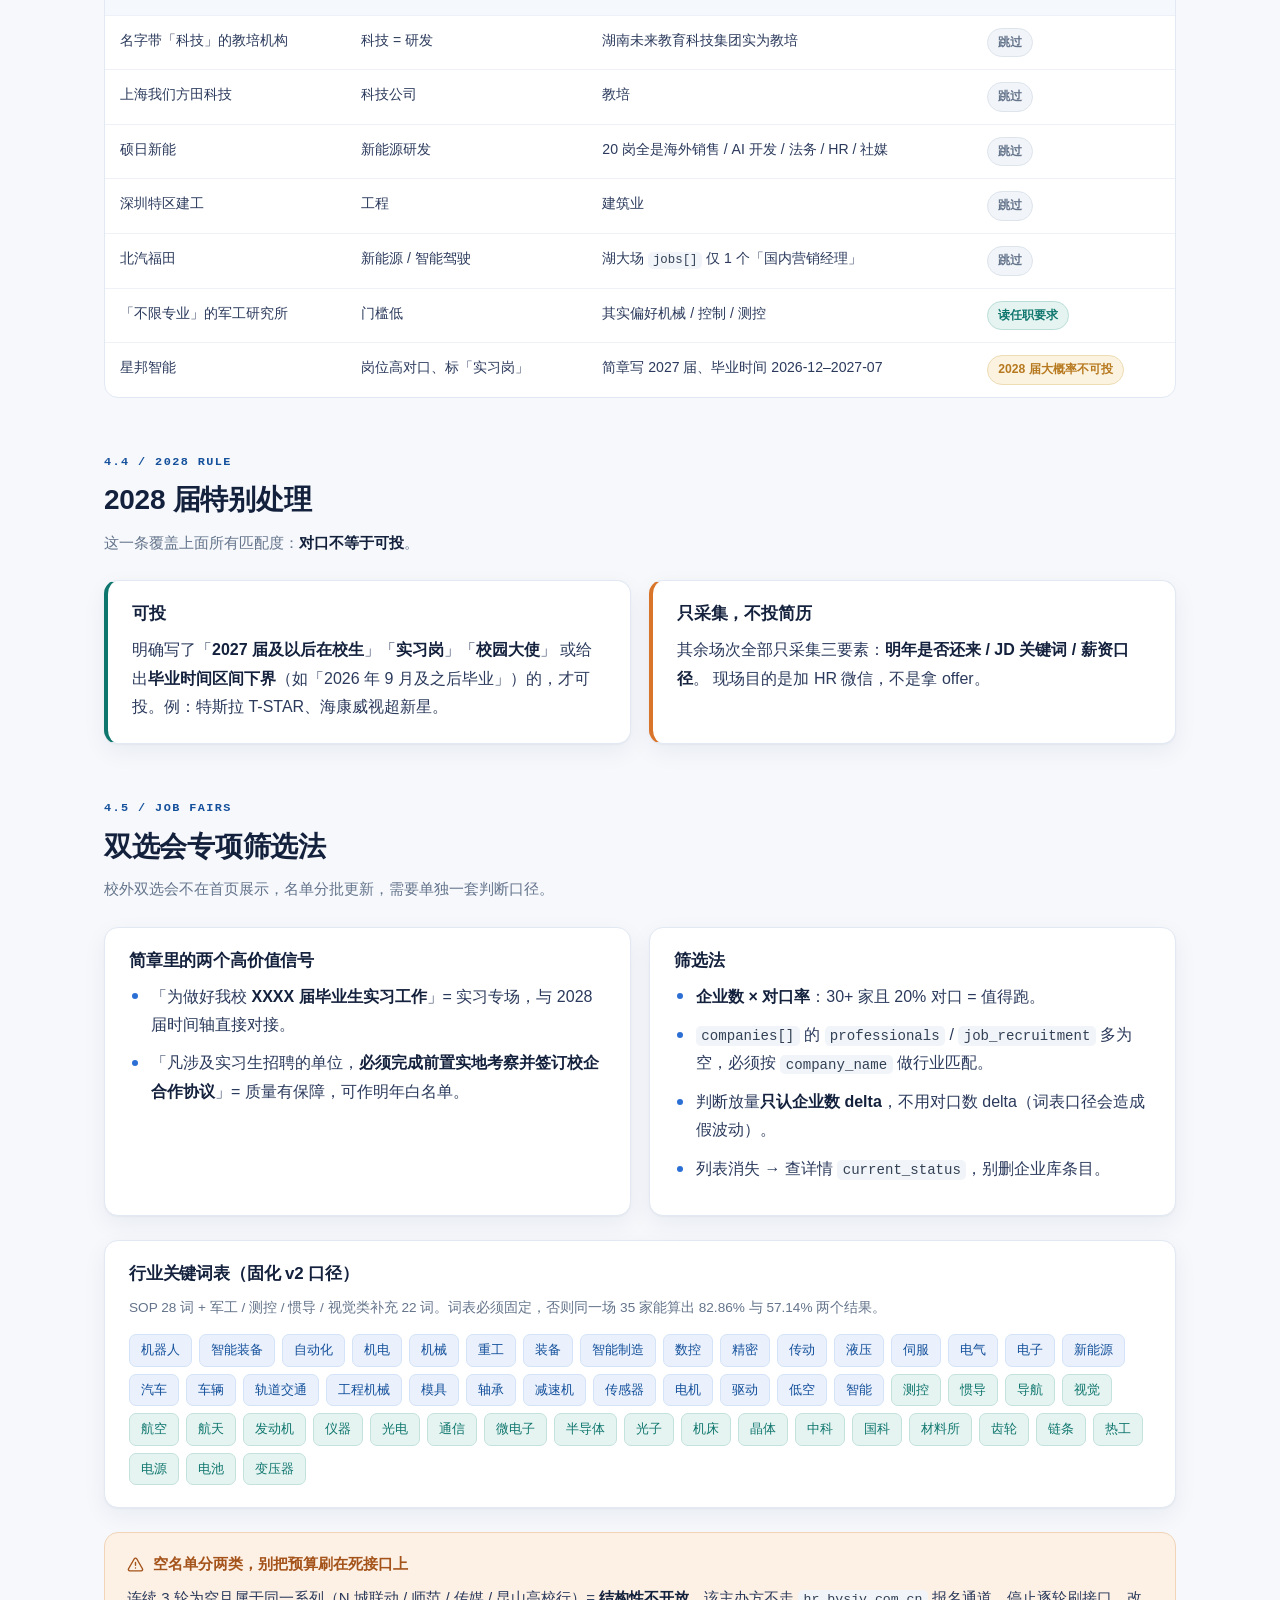
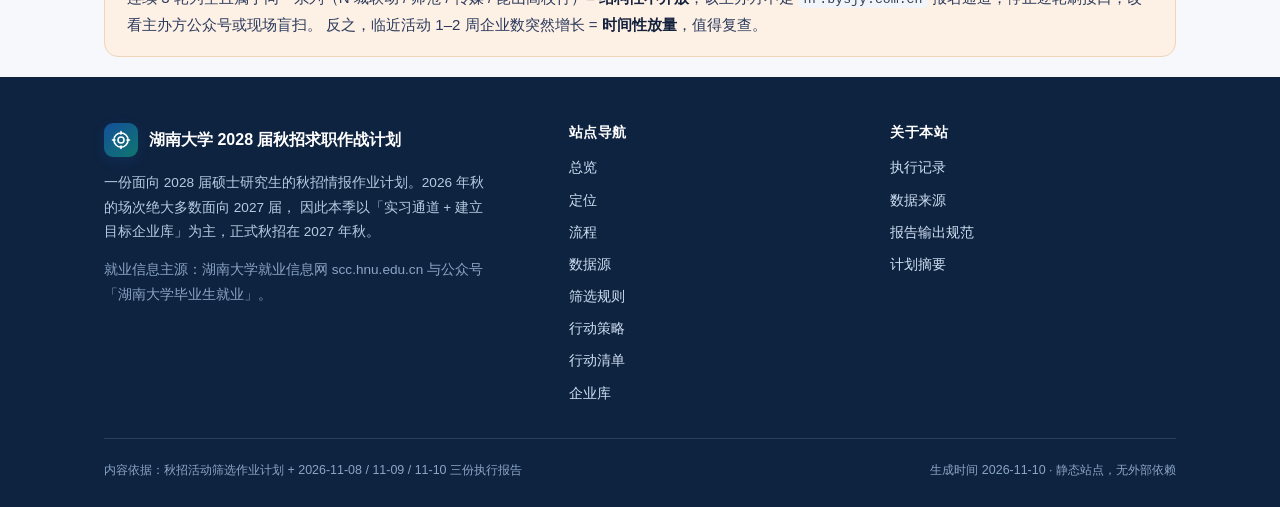
<file: rules.html>
<!DOCTYPE html>
<html lang="zh-CN">
<head>
<meta charset="utf-8">
<meta name="viewport" content="width=device-width, initial-scale=1">
<title>筛选规则 · 湖南大学 2028 届秋招求职作战计划</title>
<meta name="description" content="最高优先级信号、高/中高/中/跳过分级、易误判案例与双选会专项筛选法。">
<meta name="author" content="湖南大学 2028 届求职计划">
<meta name="theme-color" content="#0c2144">
<meta property="og:title" content="筛选规则 · 湖南大学 2028 届秋招求职作战计划">
<meta property="og:description" content="最高优先级信号、高/中高/中/跳过分级、易误判案例与双选会专项筛选法。">
<meta property="og:type" content="website">
<link rel="icon" href="assets/favicon.svg" type="image/svg+xml">
<link rel="stylesheet" href="assets/css/style.css">
</head>
<body>

<header class="topbar">
  <div class="topbar-inner">
    <a class="brand" href="index.html" aria-label="返回站点首页">
      <span class="brand-mark"><svg viewBox="0 0 24 24" fill="none" stroke="#ffffff" stroke-width="1.9"
 stroke-linecap="round" stroke-linejoin="round" aria-hidden="true">
<circle cx="12" cy="12" r="8.5"/><circle cx="12" cy="12" r="3.6"/>
<path d="M12 1.8v3.1M12 19.1v3.1M1.8 12h3.1M19.1 12h3.1"/></svg></span>
      <span class="brand-text">湖大秋招作战计划<small>HNU 2028 · CAREER INTELLIGENCE</small></span>
    </a>
    <nav class="nav" aria-label="主导航">
      <a href="index.html">总览</a>
      <a href="profile.html">定位</a>
      <a href="workflow.html">流程</a>
      <a href="sources.html">数据源</a>
      <a href="rules.html">筛选规则</a>
      <a href="strategy.html">行动策略</a>
      <a href="actions.html">行动清单</a>
      <a href="library.html">企业库</a>
    </nav>
    <button class="nav-toggle" type="button" aria-label="展开导航" aria-expanded="false"><span></span></button>
  </div>
</header>

<section class="pagehead">
  <div class="wrap pagehead-inner">
    <div class="crumb"><a href="index.html">总览</a> / 筛选规则</div>
    <span class="page-num">CHAPTER 04</span>
    <h1>筛选规则</h1>
    <p>从「最高优先级信号」到「跳过」，把每场活动归到四级匹配度；
    并给出<strong>易误判案例</strong>与双选会专项筛选法。</p>
  </div>
</section>

<main class="wrap">

  <section class="section">
    <div class="section-head">
      <span class="eyebrow">4.1 / Priority</span>
      <h2>最高优先级信号</h2>
      <p>只要命中以下任一项，直接进入高匹配，不需要再靠行业推断。</p>
    </div>
    <div class="grid g3">
      <div class="card card-teal"><h3>专业原文</h3><p class="mb0">专业栏出现「<strong>控制科学与工程</strong>」「<strong>控制工程类</strong>」原文。
      西北机电列表写「不限专业」，但任职要求首条就列了「控制科学与工程」，属硬命中。</p></div>
      <div class="card card-teal"><h3>岗位名关键词</h3><p class="mb0">运动控制 · 导航算法 · SLAM · 伺服 · 机器视觉 · 嵌入式 · 机电 · 飞控。
      星邦智能的运动控制 / 导航算法 / 飞控岗全线命中。</p></div>
      <div class="card card-teal"><h3>学历与届别</h3><p class="mb0">硕士及以上结构化字段；或明确有 <strong>2028 届可投实习岗</strong>。
      届别原文（含「毕业时间区间」）作为第一过滤器。</p></div>
    </div>
    <div class="callout info mt24">
      <div class="ct"><svg viewBox="0 0 24 24" fill="none" stroke="currentColor" stroke-width="2"
 stroke-linecap="round" stroke-linejoin="round" aria-hidden="true">
<circle cx="12" cy="12" r="9"/><path d="M12 11v5M12 8h.01"/></svg> 优先级关系</div>
      <p class="mb0">结构化 <code>about_major</code> / <code>job_require</code> 里的专业清单 <strong>优先于</strong>列表 <code>professionals</code>；
      「面试间」现场面试信号 <strong>优先于</strong>宣讲时间；岗位表学历列 <strong>先于</strong>人数看。</p>
    </div>
  </section>

  <section class="section">
    <div class="section-head">
      <span class="eyebrow">4.2 / Grading</span>
      <h2>四级匹配度</h2>
      <p>每一场活动都要打一个标签，并写清理由。</p>
    </div>
    <div class="grid g2">
      <div class="card card-teal">
        <h3><span class="pill pill-high">高</span>　直接列为必去</h3>
        <ul class="clean mb0">
          <li>专业原文含「控制科学与工程」</li>
          <li>岗位含运动控制 / 导航算法 / SLAM / 伺服 / 机器视觉 / 嵌入式 / 飞控</li>
          <li>明确有 2028 届可投实习岗</li>
        </ul>
      </div>
      <div class="card card-brand">
        <h3><span class="pill pill-midhigh">中高</span>　值得跑，可顺路</h3>
        <ul class="clean mb0">
          <li>智能制造 / 电气 / 自动化 / 车辆 / 测控 / 热管理 / 半导体设备方向</li>
          <li>与硕士学历匹配</li>
        </ul>
      </div>
      <div class="card card-accent">
        <h3><span class="pill pill-mid">中</span>　信息圈</h3>
        <ul class="clean mb0">
          <li>大厂制造业但岗位偏工艺、质量、生产</li>
          <li>专业栏空白，需到现场看海报</li>
        </ul>
      </div>
      <div class="card" style="border-left:4px solid var(--gray)">
        <h3><span class="pill pill-skip">跳过</span>　不必出门</h3>
        <p class="mb0">金融保险 · 建筑地产 · 快消 · 教培 · 传媒 · 选调 · 纯化工材料 · 医药 · 餐饮。</p>
      </div>
    </div>
  </section>

  <section class="section">
    <div class="section-head">
      <span class="eyebrow">4.3 / Pitfalls</span>
      <h2>易误判与已验证案例</h2>
      <p>名字看起来对口、实际不对口的场次，计划里单独留了一份黑名单。</p>
    </div>
    <div class="table-wrap">
      <table>
        <thead><tr><th>企业 / 类型</th><th>看起来</th><th>实际情况</th><th>结论</th></tr></thead>
        <tbody>
          <tr><td>名字带「科技」的教培机构</td><td>科技 = 研发</td><td>湖南未来教育科技集团实为教培</td><td><span class="pill pill-skip">跳过</span></td></tr>
          <tr><td>上海我们方田科技</td><td>科技公司</td><td>教培</td><td><span class="pill pill-skip">跳过</span></td></tr>
          <tr><td>硕日新能</td><td>新能源研发</td><td>20 岗全是海外销售 / AI 开发 / 法务 / HR / 社媒</td><td><span class="pill pill-skip">跳过</span></td></tr>
          <tr><td>深圳特区建工</td><td>工程</td><td>建筑业</td><td><span class="pill pill-skip">跳过</span></td></tr>
          <tr><td>北汽福田</td><td>新能源 / 智能驾驶</td><td>湖大场 <code>jobs[]</code> 仅 1 个「国内营销经理」</td><td><span class="pill pill-skip">跳过</span></td></tr>
          <tr><td>「不限专业」的军工研究所</td><td>门槛低</td><td>其实偏好机械 / 控制 / 测控</td><td><span class="pill pill-high">读任职要求</span></td></tr>
          <tr><td>星邦智能</td><td>岗位高对口、标「实习岗」</td><td>简章写 2027 届、毕业时间 2026-12–2027-07</td><td><span class="pill pill-mid">2028 届大概率不可投</span></td></tr>
        </tbody>
      </table>
    </div>
  </section>

  <section class="section">
    <div class="section-head">
      <span class="eyebrow">4.4 / 2028 rule</span>
      <h2>2028 届特别处理</h2>
      <p>这一条覆盖上面所有匹配度：<strong>对口不等于可投</strong>。</p>
    </div>
    <div class="grid g2">
      <div class="card card-teal">
        <h3>可投</h3>
        <p class="mb0">明确写了「<strong>2027 届及以后在校生</strong>」「<strong>实习岗</strong>」「<strong>校园大使</strong>」
        或给出<strong>毕业时间区间下界</strong>（如「2026 年 9 月及之后毕业」）的，才可投。例：特斯拉 T-STAR、海康威视超新星。</p>
      </div>
      <div class="card card-accent">
        <h3>只采集，不投简历</h3>
        <p class="mb0">其余场次全部只采集三要素：<strong>明年是否还来 / JD 关键词 / 薪资口径</strong>。
        现场目的是加 HR 微信，不是拿 offer。</p>
      </div>
    </div>
  </section>

  <section class="section">
    <div class="section-head">
      <span class="eyebrow">4.5 / Job fairs</span>
      <h2>双选会专项筛选法</h2>
      <p>校外双选会不在首页展示，名单分批更新，需要单独一套判断口径。</p>
    </div>
    <div class="grid g2">
      <div class="card">
        <h3>简章里的两个高价值信号</h3>
        <ul class="clean mb0">
          <li>「为做好我校 <strong>XXXX 届毕业生实习工作</strong>」= 实习专场，与 2028 届时间轴直接对接。</li>
          <li>「凡涉及实习生招聘的单位，<strong>必须完成前置实地考察并签订校企合作协议</strong>」= 质量有保障，可作明年白名单。</li>
        </ul>
      </div>
      <div class="card">
        <h3>筛选法</h3>
        <ul class="clean mb0">
          <li><strong>企业数 × 对口率</strong>：30+ 家且 20% 对口 = 值得跑。</li>
          <li><code>companies[]</code> 的 <code>professionals</code> / <code>job_recruitment</code> 多为空，必须按 <code>company_name</code> 做行业匹配。</li>
          <li>判断放量<strong>只认企业数 delta</strong>，不用对口数 delta（词表口径会造成假波动）。</li>
          <li>列表消失 → 查详情 <code>current_status</code>，别删企业库条目。</li>
        </ul>
      </div>
    </div>

    <div class="card mt24">
      <h3>行业关键词表（固化 v2 口径）</h3>
      <p class="small muted">SOP 28 词 + 军工 / 测控 / 惯导 / 视觉类补充 22 词。词表必须固定，否则同一场 35 家能算出 82.86% 与 57.14% 两个结果。</p>
      <div class="tags">
        <span class="tag">机器人</span><span class="tag">智能装备</span><span class="tag">自动化</span><span class="tag">机电</span>
        <span class="tag">机械</span><span class="tag">重工</span><span class="tag">装备</span><span class="tag">智能制造</span>
        <span class="tag">数控</span><span class="tag">精密</span><span class="tag">传动</span><span class="tag">液压</span>
        <span class="tag">伺服</span><span class="tag">电气</span><span class="tag">电子</span><span class="tag">新能源</span>
        <span class="tag">汽车</span><span class="tag">车辆</span><span class="tag">轨道交通</span><span class="tag">工程机械</span>
        <span class="tag">模具</span><span class="tag">轴承</span><span class="tag">减速机</span><span class="tag">传感器</span>
        <span class="tag">电机</span><span class="tag">驱动</span><span class="tag">低空</span><span class="tag">智能</span>
        <span class="tag cool">测控</span><span class="tag cool">惯导</span><span class="tag cool">导航</span><span class="tag cool">视觉</span>
        <span class="tag cool">航空</span><span class="tag cool">航天</span><span class="tag cool">发动机</span><span class="tag cool">仪器</span>
        <span class="tag cool">光电</span><span class="tag cool">通信</span><span class="tag cool">微电子</span><span class="tag cool">半导体</span>
        <span class="tag cool">光子</span><span class="tag cool">机床</span><span class="tag cool">晶体</span><span class="tag cool">中科</span>
        <span class="tag cool">国科</span><span class="tag cool">材料所</span><span class="tag cool">齿轮</span><span class="tag cool">链条</span>
        <span class="tag cool">热工</span><span class="tag cool">电源</span><span class="tag cool">电池</span><span class="tag cool">变压器</span>
      </div>
    </div>

    <div class="callout warn mt24">
      <div class="ct"><svg viewBox="0 0 24 24" fill="none" stroke="currentColor" stroke-width="2"
 stroke-linecap="round" stroke-linejoin="round" aria-hidden="true">
<path d="M10.3 3.9 2.2 18a2 2 0 0 0 1.7 3h16.2a2 2 0 0 0 1.7-3L13.7 3.9a2 2 0 0 0-3.4 0Z"/>
<path d="M12 9v4M12 17h.01"/></svg> 空名单分两类，别把预算刷在死接口上</div>
      <p class="mb0">连续 3 轮为空且属于同一系列（N 城联动 / 师范 / 传媒 / 昆山高校行）=
      <strong>结构性不开放</strong>，该主办方不走 <code>hr.bysjy.com.cn</code> 报名通道，停止逐轮刷接口，改看主办方公众号或现场盲扫。
      反之，临近活动 1–2 周企业数突然增长 = <strong>时间性放量</strong>，值得复查。</p>
    </div>
  </section>

</main>


<footer class="footer">
  <div class="wrap">
    <div class="footer-grid">
      <div>
        <div class="footer-brand">
          <span class="brand-mark"><svg viewBox="0 0 24 24" fill="none" stroke="#ffffff" stroke-width="1.9"
 stroke-linecap="round" stroke-linejoin="round" aria-hidden="true">
<circle cx="12" cy="12" r="8.5"/><circle cx="12" cy="12" r="3.6"/>
<path d="M12 1.8v3.1M12 19.1v3.1M1.8 12h3.1M19.1 12h3.1"/></svg></span>
          <b>湖南大学 2028 届秋招求职作战计划</b>
        </div>
        <p>一份面向 2028 届硕士研究生的秋招情报作业计划。2026 年秋的场次绝大多数面向 2027 届，
        因此本季以「实习通道 + 建立目标企业库」为主，正式秋招在 2027 年秋。</p>
        <p class="small" style="color:#8ba5c4">就业信息主源：湖南大学就业信息网 scc.hnu.edu.cn
        与公众号「湖南大学毕业生就业」。</p>
      </div>
      <div>
        <h4>站点导航</h4>
        <div class="f-links">
        <a href="index.html">总览</a>
        <a href="profile.html">定位</a>
        <a href="workflow.html">流程</a>
        <a href="sources.html">数据源</a>
        <a href="rules.html">筛选规则</a>
        <a href="strategy.html">行动策略</a>
        <a href="actions.html">行动清单</a>
        <a href="library.html">企业库</a>
        </div>
      </div>
      <div>
        <h4>关于本站</h4>
        <div class="f-links">
          <a href="library.html#records">执行记录</a>
          <a href="sources.html#source">数据来源</a>
          <a href="library.html#spec">报告输出规范</a>
          <a href="index.html#summary">计划摘要</a>
        </div>
      </div>
    </div>
    <div class="footer-bottom">
      <span>内容依据：秋招活动筛选作业计划 + 2026-11-08 / 11-09 / 11-10 三份执行报告</span>
      <span>生成时间 2026-11-10 · 静态站点，无外部依赖</span>
    </div>
  </div>
</footer>

<button class="backtop" type="button" aria-label="回到顶部"><svg viewBox="0 0 24 24" fill="none" stroke="currentColor" stroke-width="2"
 stroke-linecap="round" stroke-linejoin="round" aria-hidden="true">
<path d="M12 19V5M6 11l6-6 6 6"/></svg></button>
<script src="assets/js/main.js"></script>
</body>
</html>
</file>
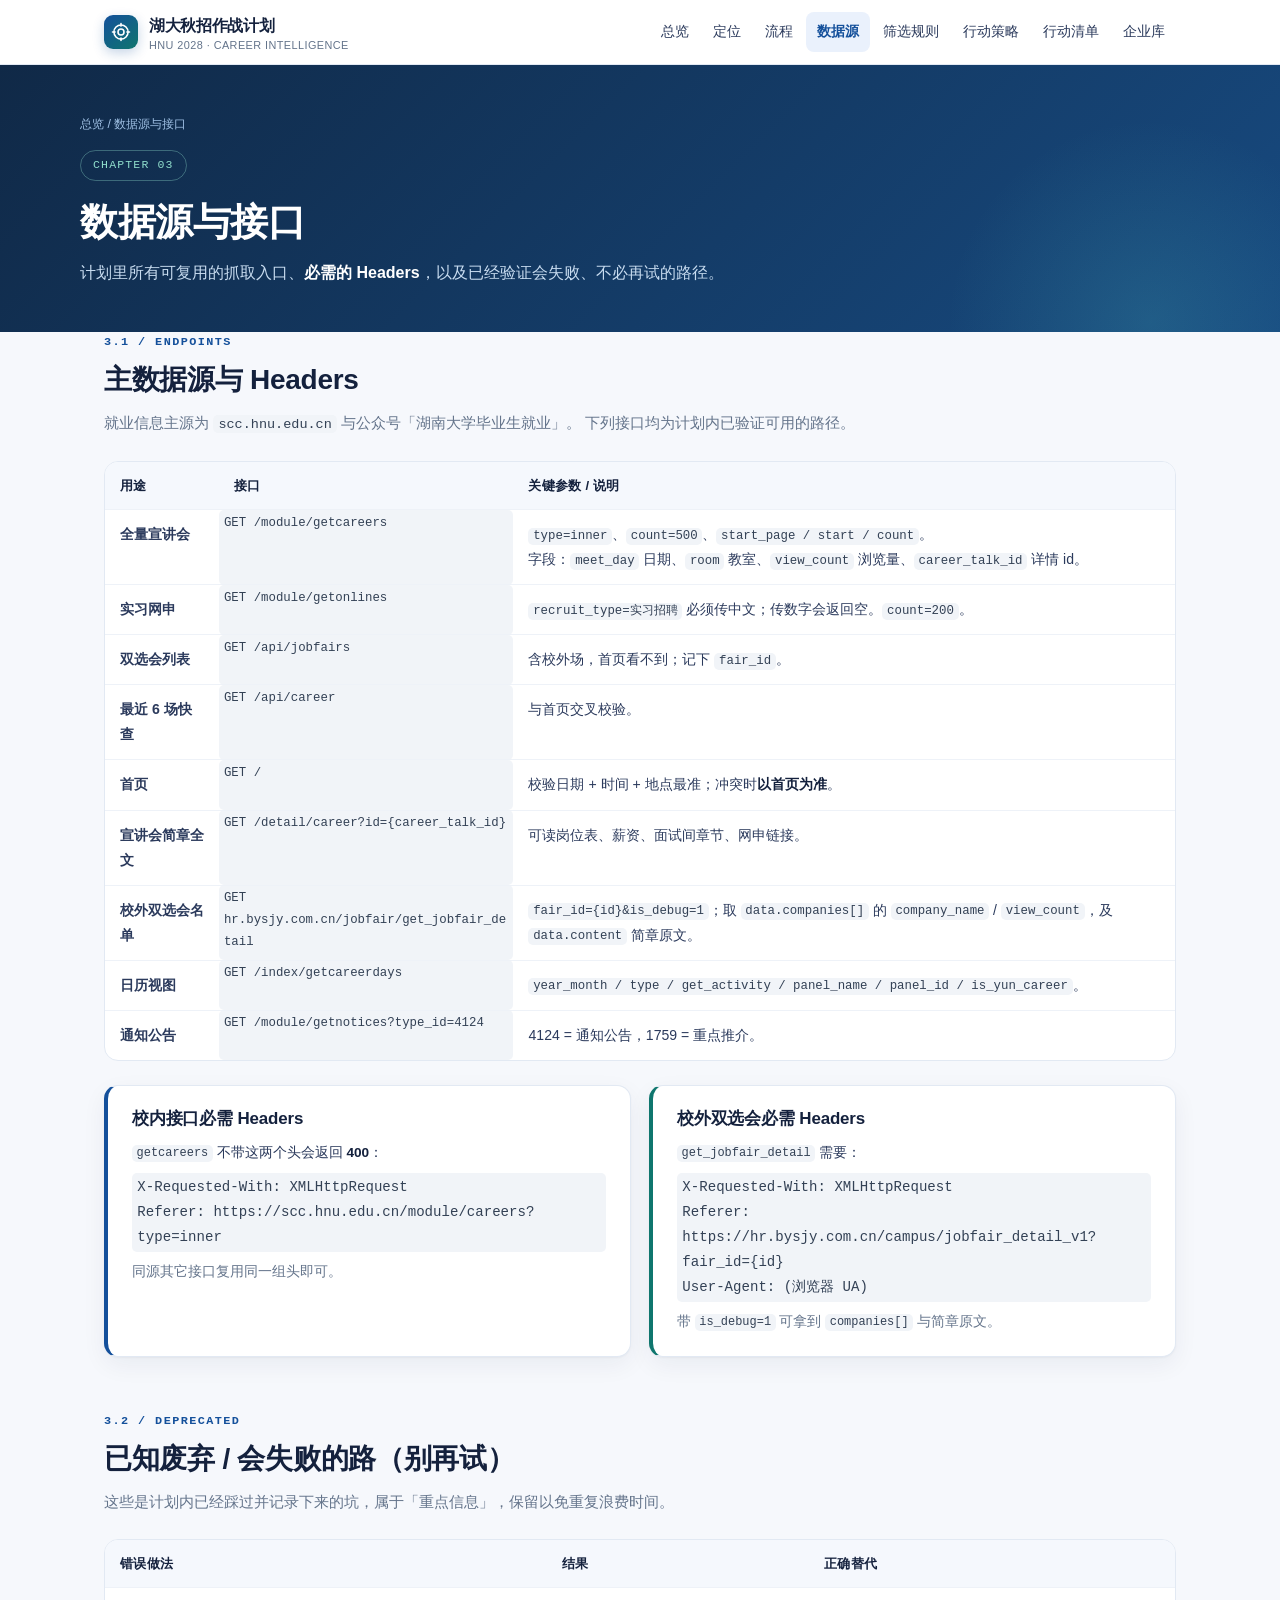
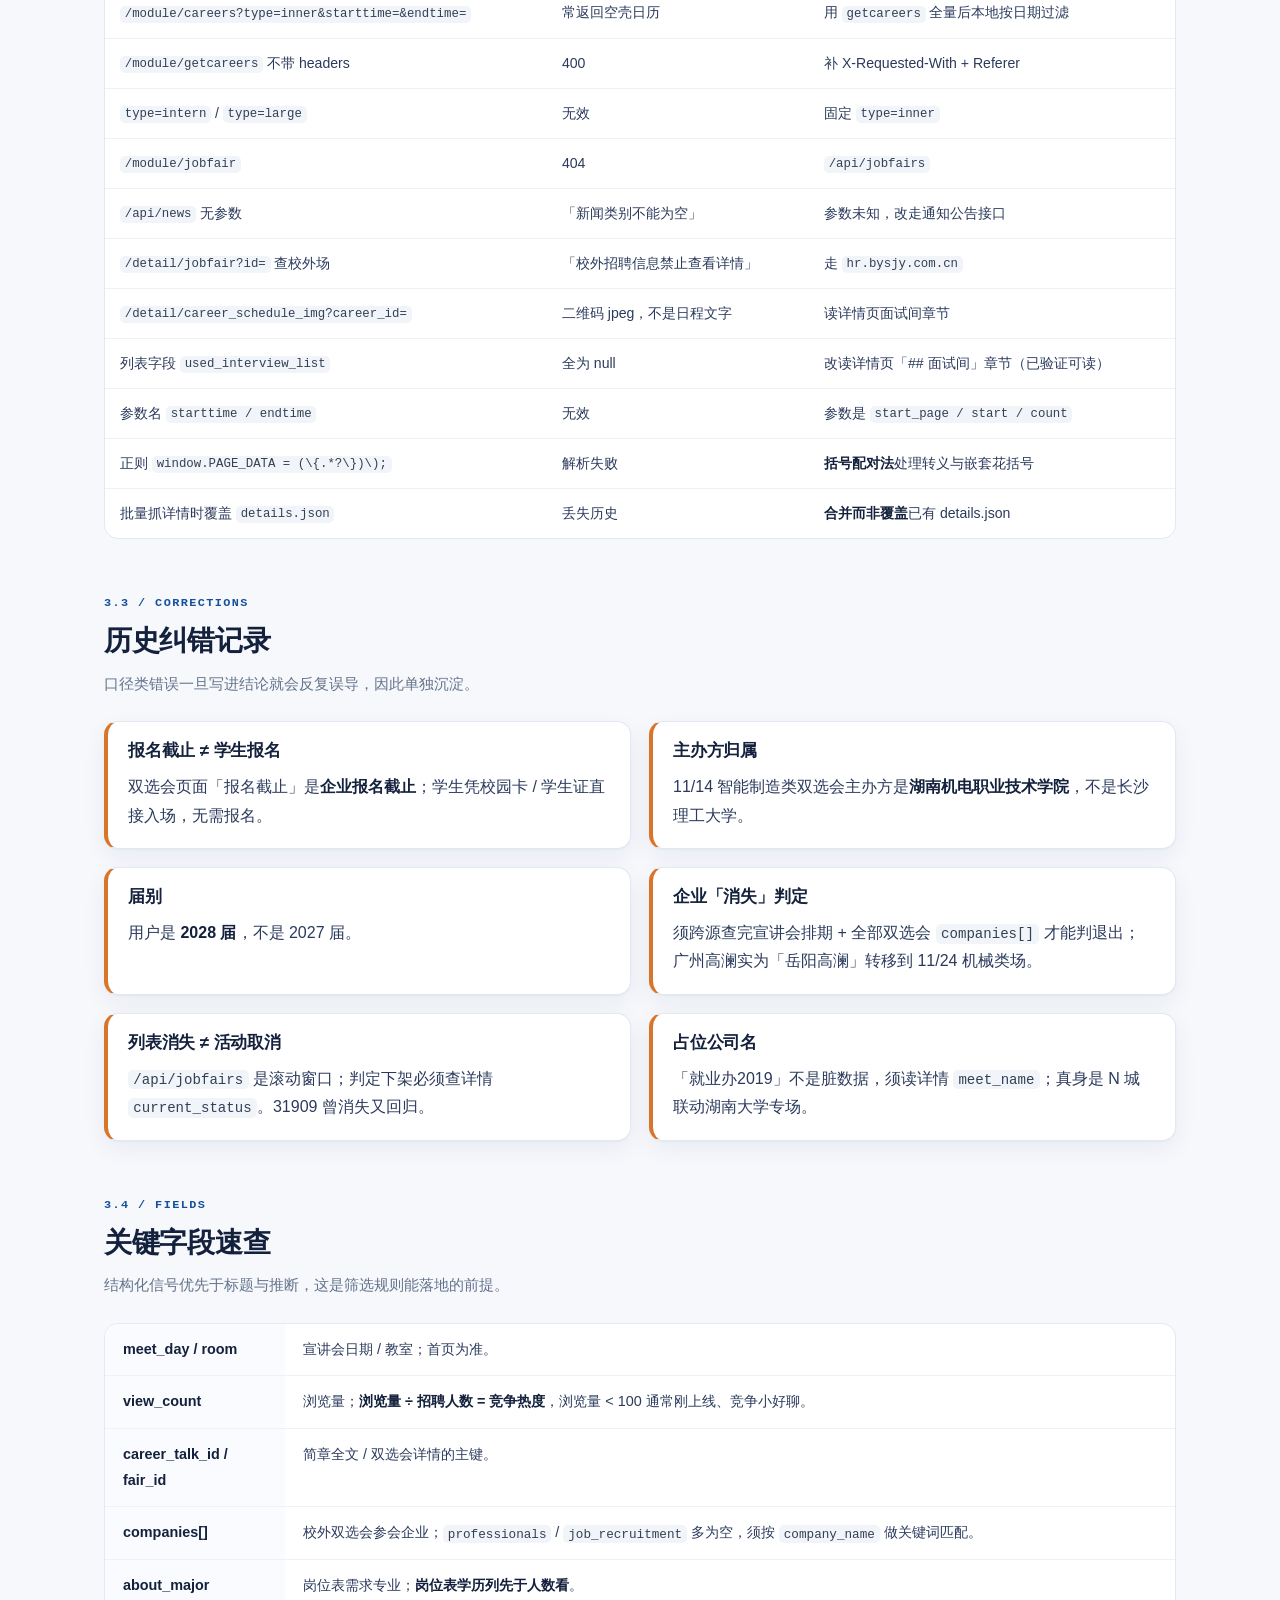
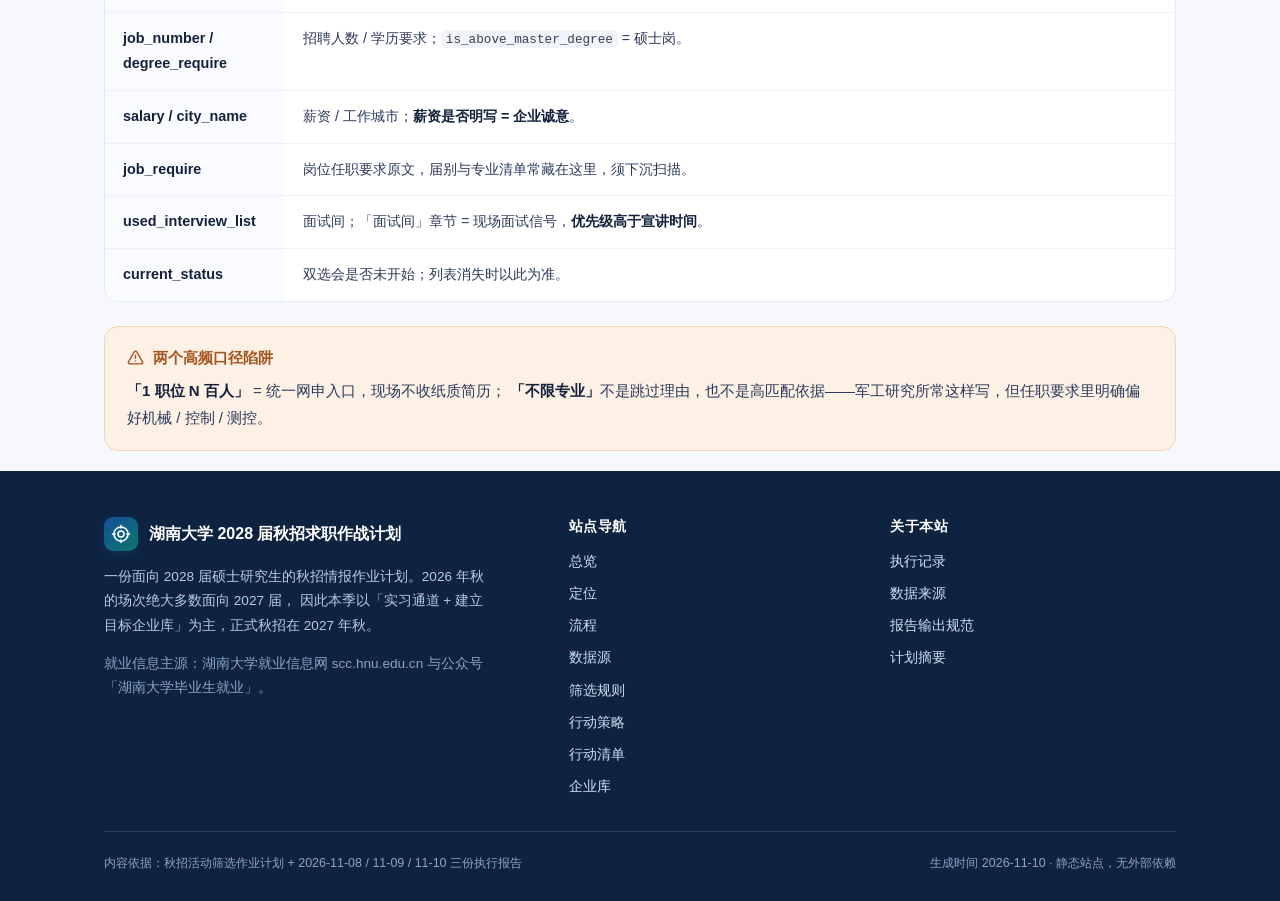
<file: sources.html>
<!DOCTYPE html>
<html lang="zh-CN">
<head>
<meta charset="utf-8">
<meta name="viewport" content="width=device-width, initial-scale=1">
<title>数据源与接口 · 湖南大学 2028 届秋招求职作战计划</title>
<meta name="description" content="湖南大学就业信息网主数据源、必需 Headers、已知废弃路径与解析纠错记录。">
<meta name="author" content="湖南大学 2028 届求职计划">
<meta name="theme-color" content="#0c2144">
<meta property="og:title" content="数据源与接口 · 湖南大学 2028 届秋招求职作战计划">
<meta property="og:description" content="湖南大学就业信息网主数据源、必需 Headers、已知废弃路径与解析纠错记录。">
<meta property="og:type" content="website">
<link rel="icon" href="assets/favicon.svg" type="image/svg+xml">
<link rel="stylesheet" href="assets/css/style.css">
</head>
<body>

<header class="topbar">
  <div class="topbar-inner">
    <a class="brand" href="index.html" aria-label="返回站点首页">
      <span class="brand-mark"><svg viewBox="0 0 24 24" fill="none" stroke="#ffffff" stroke-width="1.9"
 stroke-linecap="round" stroke-linejoin="round" aria-hidden="true">
<circle cx="12" cy="12" r="8.5"/><circle cx="12" cy="12" r="3.6"/>
<path d="M12 1.8v3.1M12 19.1v3.1M1.8 12h3.1M19.1 12h3.1"/></svg></span>
      <span class="brand-text">湖大秋招作战计划<small>HNU 2028 · CAREER INTELLIGENCE</small></span>
    </a>
    <nav class="nav" aria-label="主导航">
      <a href="index.html">总览</a>
      <a href="profile.html">定位</a>
      <a href="workflow.html">流程</a>
      <a href="sources.html">数据源</a>
      <a href="rules.html">筛选规则</a>
      <a href="strategy.html">行动策略</a>
      <a href="actions.html">行动清单</a>
      <a href="library.html">企业库</a>
    </nav>
    <button class="nav-toggle" type="button" aria-label="展开导航" aria-expanded="false"><span></span></button>
  </div>
</header>

<section class="pagehead">
  <div class="wrap pagehead-inner">
    <div class="crumb"><a href="index.html">总览</a> / 数据源与接口</div>
    <span class="page-num">CHAPTER 03</span>
    <h1>数据源与接口</h1>
    <p>计划里所有可复用的抓取入口、<strong>必需的 Headers</strong>，以及已经验证会失败、不必再试的路径。</p>
  </div>
</section>

<main class="wrap">

  <section class="section" id="source">
    <div class="section-head">
      <span class="eyebrow">3.1 / Endpoints</span>
      <h2>主数据源与 Headers</h2>
      <p>就业信息主源为 <code>scc.hnu.edu.cn</code> 与公众号「湖南大学毕业生就业」。
      下列接口均为计划内已验证可用的路径。</p>
    </div>
    <div class="table-wrap">
      <table>
        <thead><tr><th>用途</th><th>接口</th><th>关键参数 / 说明</th></tr></thead>
        <tbody>
          <tr><td><b>全量宣讲会</b></td>
            <td class="mono">GET /module/getcareers</td>
            <td><code>type=inner</code>、<code>count=500</code>、<code>start_page / start / count</code>。<br>
              字段：<code>meet_day</code> 日期、<code>room</code> 教室、<code>view_count</code> 浏览量、<code>career_talk_id</code> 详情 id。</td></tr>
          <tr><td><b>实习网申</b></td>
            <td class="mono">GET /module/getonlines</td>
            <td><code>recruit_type=实习招聘</code> 必须传中文；传数字会返回空。<code>count=200</code>。</td></tr>
          <tr><td><b>双选会列表</b></td>
            <td class="mono">GET /api/jobfairs</td>
            <td>含校外场，首页看不到；记下 <code>fair_id</code>。</td></tr>
          <tr><td><b>最近 6 场快查</b></td>
            <td class="mono">GET /api/career</td>
            <td>与首页交叉校验。</td></tr>
          <tr><td><b>首页</b></td>
            <td class="mono">GET /</td>
            <td>校验日期 + 时间 + 地点最准；冲突时<strong>以首页为准</strong>。</td></tr>
          <tr><td><b>宣讲会简章全文</b></td>
            <td class="mono">GET /detail/career?id={career_talk_id}</td>
            <td>可读岗位表、薪资、面试间章节、网申链接。</td></tr>
          <tr><td><b>校外双选会名单</b></td>
            <td class="mono">GET hr.bysjy.com.cn/jobfair/get_jobfair_detail</td>
            <td><code>fair_id={id}&amp;is_debug=1</code>；取 <code>data.companies[]</code> 的 <code>company_name</code> / <code>view_count</code>，及 <code>data.content</code> 简章原文。</td></tr>
          <tr><td><b>日历视图</b></td>
            <td class="mono">GET /index/getcareerdays</td>
            <td><code>year_month / type / get_activity / panel_name / panel_id / is_yun_career</code>。</td></tr>
          <tr><td><b>通知公告</b></td>
            <td class="mono">GET /module/getnotices?type_id=4124</td>
            <td>4124 = 通知公告，1759 = 重点推介。</td></tr>
        </tbody>
      </table>
    </div>

    <div class="grid g2 mt24">
      <div class="card card-brand">
        <h3>校内接口必需 Headers</h3>
        <p class="small mb8"><code>getcareers</code> 不带这两个头会返回 <strong>400</strong>：</p>
        <p class="mono mb8">X-Requested-With: XMLHttpRequest<br>Referer: https://scc.hnu.edu.cn/module/careers?type=inner</p>
        <p class="small muted mb0">同源其它接口复用同一组头即可。</p>
      </div>
      <div class="card card-teal">
        <h3>校外双选会必需 Headers</h3>
        <p class="small mb8"><code>get_jobfair_detail</code> 需要：</p>
        <p class="mono mb8">X-Requested-With: XMLHttpRequest<br>Referer: https://hr.bysjy.com.cn/campus/jobfair_detail_v1?fair_id={id}<br>User-Agent: (浏览器 UA)</p>
        <p class="small muted mb0">带 <code>is_debug=1</code> 可拿到 <code>companies[]</code> 与简章原文。</p>
      </div>
    </div>
  </section>

  <section class="section">
    <div class="section-head">
      <span class="eyebrow">3.2 / Deprecated</span>
      <h2>已知废弃 / 会失败的路（别再试）</h2>
      <p>这些是计划内已经踩过并记录下来的坑，属于「重点信息」，保留以免重复浪费时间。</p>
    </div>
    <div class="table-wrap">
      <table>
        <thead><tr><th>错误做法</th><th>结果</th><th>正确替代</th></tr></thead>
        <tbody>
          <tr><td><code>/module/careers?type=inner&amp;starttime=&amp;endtime=</code></td><td>常返回空壳日历</td><td>用 <code>getcareers</code> 全量后本地按日期过滤</td></tr>
          <tr><td><code>/module/getcareers</code> 不带 headers</td><td>400</td><td>补 X-Requested-With + Referer</td></tr>
          <tr><td><code>type=intern</code> / <code>type=large</code></td><td>无效</td><td>固定 <code>type=inner</code></td></tr>
          <tr><td><code>/module/jobfair</code></td><td>404</td><td><code>/api/jobfairs</code></td></tr>
          <tr><td><code>/api/news</code> 无参数</td><td>「新闻类别不能为空」</td><td>参数未知，改走通知公告接口</td></tr>
          <tr><td><code>/detail/jobfair?id=</code> 查校外场</td><td>「校外招聘信息禁止查看详情」</td><td>走 <code>hr.bysjy.com.cn</code></td></tr>
          <tr><td><code>/detail/career_schedule_img?career_id=</code></td><td>二维码 jpeg，不是日程文字</td><td>读详情页面试间章节</td></tr>
          <tr><td>列表字段 <code>used_interview_list</code></td><td>全为 null</td><td>改读详情页「## 面试间」章节（已验证可读）</td></tr>
          <tr><td>参数名 <code>starttime / endtime</code></td><td>无效</td><td>参数是 <code>start_page / start / count</code></td></tr>
          <tr><td>正则 <code>window.PAGE_DATA = (\{.*?\})\);</code></td><td>解析失败</td><td><strong>括号配对法</strong>处理转义与嵌套花括号</td></tr>
          <tr><td>批量抓详情时覆盖 <code>details.json</code></td><td>丢失历史</td><td><strong>合并而非覆盖</strong>已有 details.json</td></tr>
        </tbody>
      </table>
    </div>
  </section>

  <section class="section">
    <div class="section-head">
      <span class="eyebrow">3.3 / Corrections</span>
      <h2>历史纠错记录</h2>
      <p>口径类错误一旦写进结论就会反复误导，因此单独沉淀。</p>
    </div>
    <div class="grid g2">
      <div class="card tight card-accent"><h3>报名截止 ≠ 学生报名</h3><p class="mb0">双选会页面「报名截止」是<strong>企业报名截止</strong>；学生凭校园卡 / 学生证直接入场，无需报名。</p></div>
      <div class="card tight card-accent"><h3>主办方归属</h3><p class="mb0">11/14 智能制造类双选会主办方是<strong>湖南机电职业技术学院</strong>，不是长沙理工大学。</p></div>
      <div class="card tight card-accent"><h3>届别</h3><p class="mb0">用户是 <strong>2028 届</strong>，不是 2027 届。</p></div>
      <div class="card tight card-accent"><h3>企业「消失」判定</h3><p class="mb0">须跨源查完宣讲会排期 + 全部双选会 <code>companies[]</code> 才能判退出；广州高澜实为「岳阳高澜」转移到 11/24 机械类场。</p></div>
      <div class="card tight card-accent"><h3>列表消失 ≠ 活动取消</h3><p class="mb0"><code>/api/jobfairs</code> 是滚动窗口；判定下架必须查详情 <code>current_status</code>。31909 曾消失又回归。</p></div>
      <div class="card tight card-accent"><h3>占位公司名</h3><p class="mb0">「就业办2019」不是脏数据，须读详情 <code>meet_name</code>；真身是 N 城联动湖南大学专场。</p></div>
    </div>
  </section>

  <section class="section">
    <div class="section-head">
      <span class="eyebrow">3.4 / Fields</span>
      <h2>关键字段速查</h2>
      <p>结构化信号优先于标题与推断，这是筛选规则能落地的前提。</p>
    </div>
    <dl class="kv">
      <dt>meet_day / room</dt><dd>宣讲会日期 / 教室；首页为准。</dd>
      <dt>view_count</dt><dd>浏览量；<strong>浏览量 ÷ 招聘人数 = 竞争热度</strong>，浏览量 &lt; 100 通常刚上线、竞争小好聊。</dd>
      <dt>career_talk_id / fair_id</dt><dd>简章全文 / 双选会详情的主键。</dd>
      <dt>companies[]</dt><dd>校外双选会参会企业；<code>professionals</code> / <code>job_recruitment</code> 多为空，须按 <code>company_name</code> 做关键词匹配。</dd>
      <dt>about_major</dt><dd>岗位表需求专业；<strong>岗位表学历列先于人数看</strong>。</dd>
      <dt>job_number / degree_require</dt><dd>招聘人数 / 学历要求；<code>is_above_master_degree</code> = 硕士岗。</dd>
      <dt>salary / city_name</dt><dd>薪资 / 工作城市；<strong>薪资是否明写 = 企业诚意</strong>。</dd>
      <dt>job_require</dt><dd>岗位任职要求原文，届别与专业清单常藏在这里，须下沉扫描。</dd>
      <dt>used_interview_list</dt><dd>面试间；「面试间」章节 = 现场面试信号，<strong>优先级高于宣讲时间</strong>。</dd>
      <dt>current_status</dt><dd>双选会是否未开始；列表消失时以此为准。</dd>
    </dl>
    <div class="callout warn mt24">
      <div class="ct"><svg viewBox="0 0 24 24" fill="none" stroke="currentColor" stroke-width="2"
 stroke-linecap="round" stroke-linejoin="round" aria-hidden="true">
<path d="M10.3 3.9 2.2 18a2 2 0 0 0 1.7 3h16.2a2 2 0 0 0 1.7-3L13.7 3.9a2 2 0 0 0-3.4 0Z"/>
<path d="M12 9v4M12 17h.01"/></svg> 两个高频口径陷阱</div>
      <p class="mb0"><strong>「1 职位 N 百人」</strong> = 统一网申入口，现场不收纸质简历；
      <strong>「不限专业」</strong>不是跳过理由，也不是高匹配依据——军工研究所常这样写，但任职要求里明确偏好机械 / 控制 / 测控。</p>
    </div>
  </section>

</main>


<footer class="footer">
  <div class="wrap">
    <div class="footer-grid">
      <div>
        <div class="footer-brand">
          <span class="brand-mark"><svg viewBox="0 0 24 24" fill="none" stroke="#ffffff" stroke-width="1.9"
 stroke-linecap="round" stroke-linejoin="round" aria-hidden="true">
<circle cx="12" cy="12" r="8.5"/><circle cx="12" cy="12" r="3.6"/>
<path d="M12 1.8v3.1M12 19.1v3.1M1.8 12h3.1M19.1 12h3.1"/></svg></span>
          <b>湖南大学 2028 届秋招求职作战计划</b>
        </div>
        <p>一份面向 2028 届硕士研究生的秋招情报作业计划。2026 年秋的场次绝大多数面向 2027 届，
        因此本季以「实习通道 + 建立目标企业库」为主，正式秋招在 2027 年秋。</p>
        <p class="small" style="color:#8ba5c4">就业信息主源：湖南大学就业信息网 scc.hnu.edu.cn
        与公众号「湖南大学毕业生就业」。</p>
      </div>
      <div>
        <h4>站点导航</h4>
        <div class="f-links">
        <a href="index.html">总览</a>
        <a href="profile.html">定位</a>
        <a href="workflow.html">流程</a>
        <a href="sources.html">数据源</a>
        <a href="rules.html">筛选规则</a>
        <a href="strategy.html">行动策略</a>
        <a href="actions.html">行动清单</a>
        <a href="library.html">企业库</a>
        </div>
      </div>
      <div>
        <h4>关于本站</h4>
        <div class="f-links">
          <a href="library.html#records">执行记录</a>
          <a href="sources.html#source">数据来源</a>
          <a href="library.html#spec">报告输出规范</a>
          <a href="index.html#summary">计划摘要</a>
        </div>
      </div>
    </div>
    <div class="footer-bottom">
      <span>内容依据：秋招活动筛选作业计划 + 2026-11-08 / 11-09 / 11-10 三份执行报告</span>
      <span>生成时间 2026-11-10 · 静态站点，无外部依赖</span>
    </div>
  </div>
</footer>

<button class="backtop" type="button" aria-label="回到顶部"><svg viewBox="0 0 24 24" fill="none" stroke="currentColor" stroke-width="2"
 stroke-linecap="round" stroke-linejoin="round" aria-hidden="true">
<path d="M12 19V5M6 11l6-6 6 6"/></svg></button>
<script src="assets/js/main.js"></script>
</body>
</html>
</file>
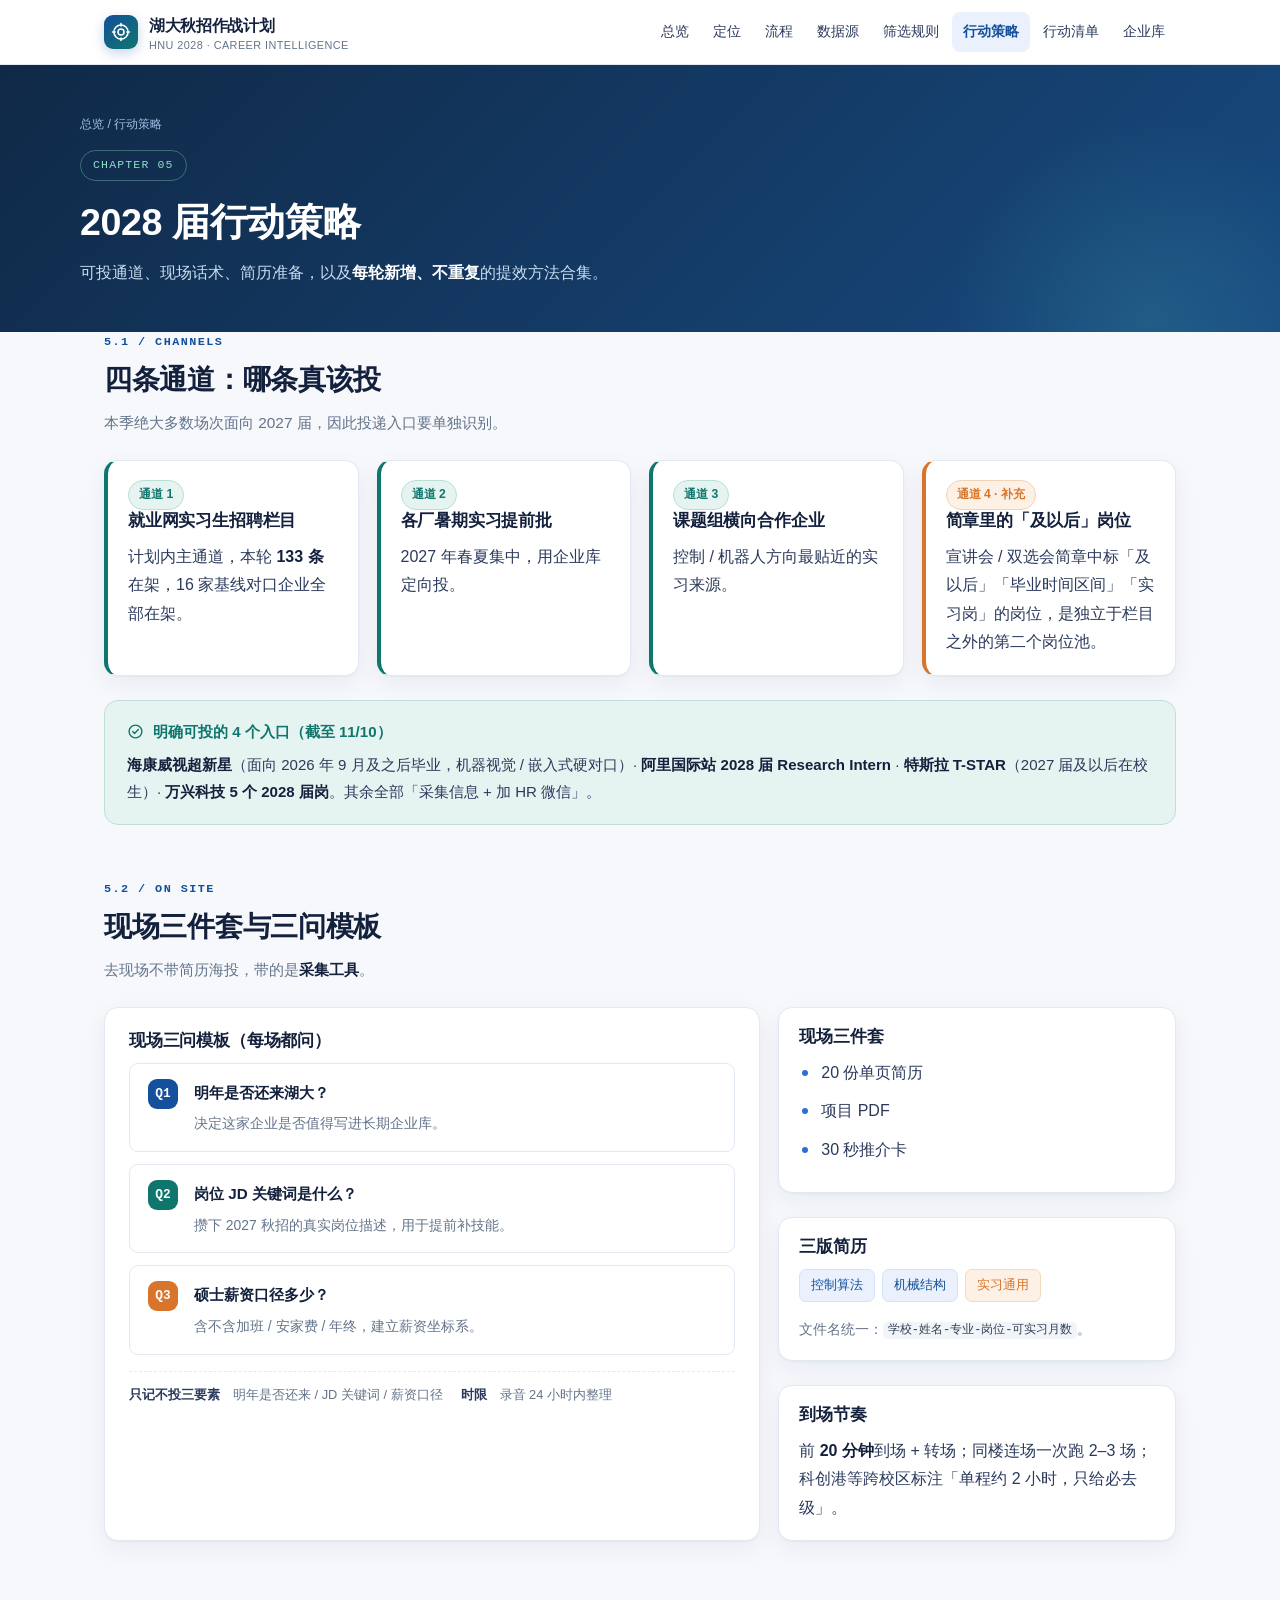
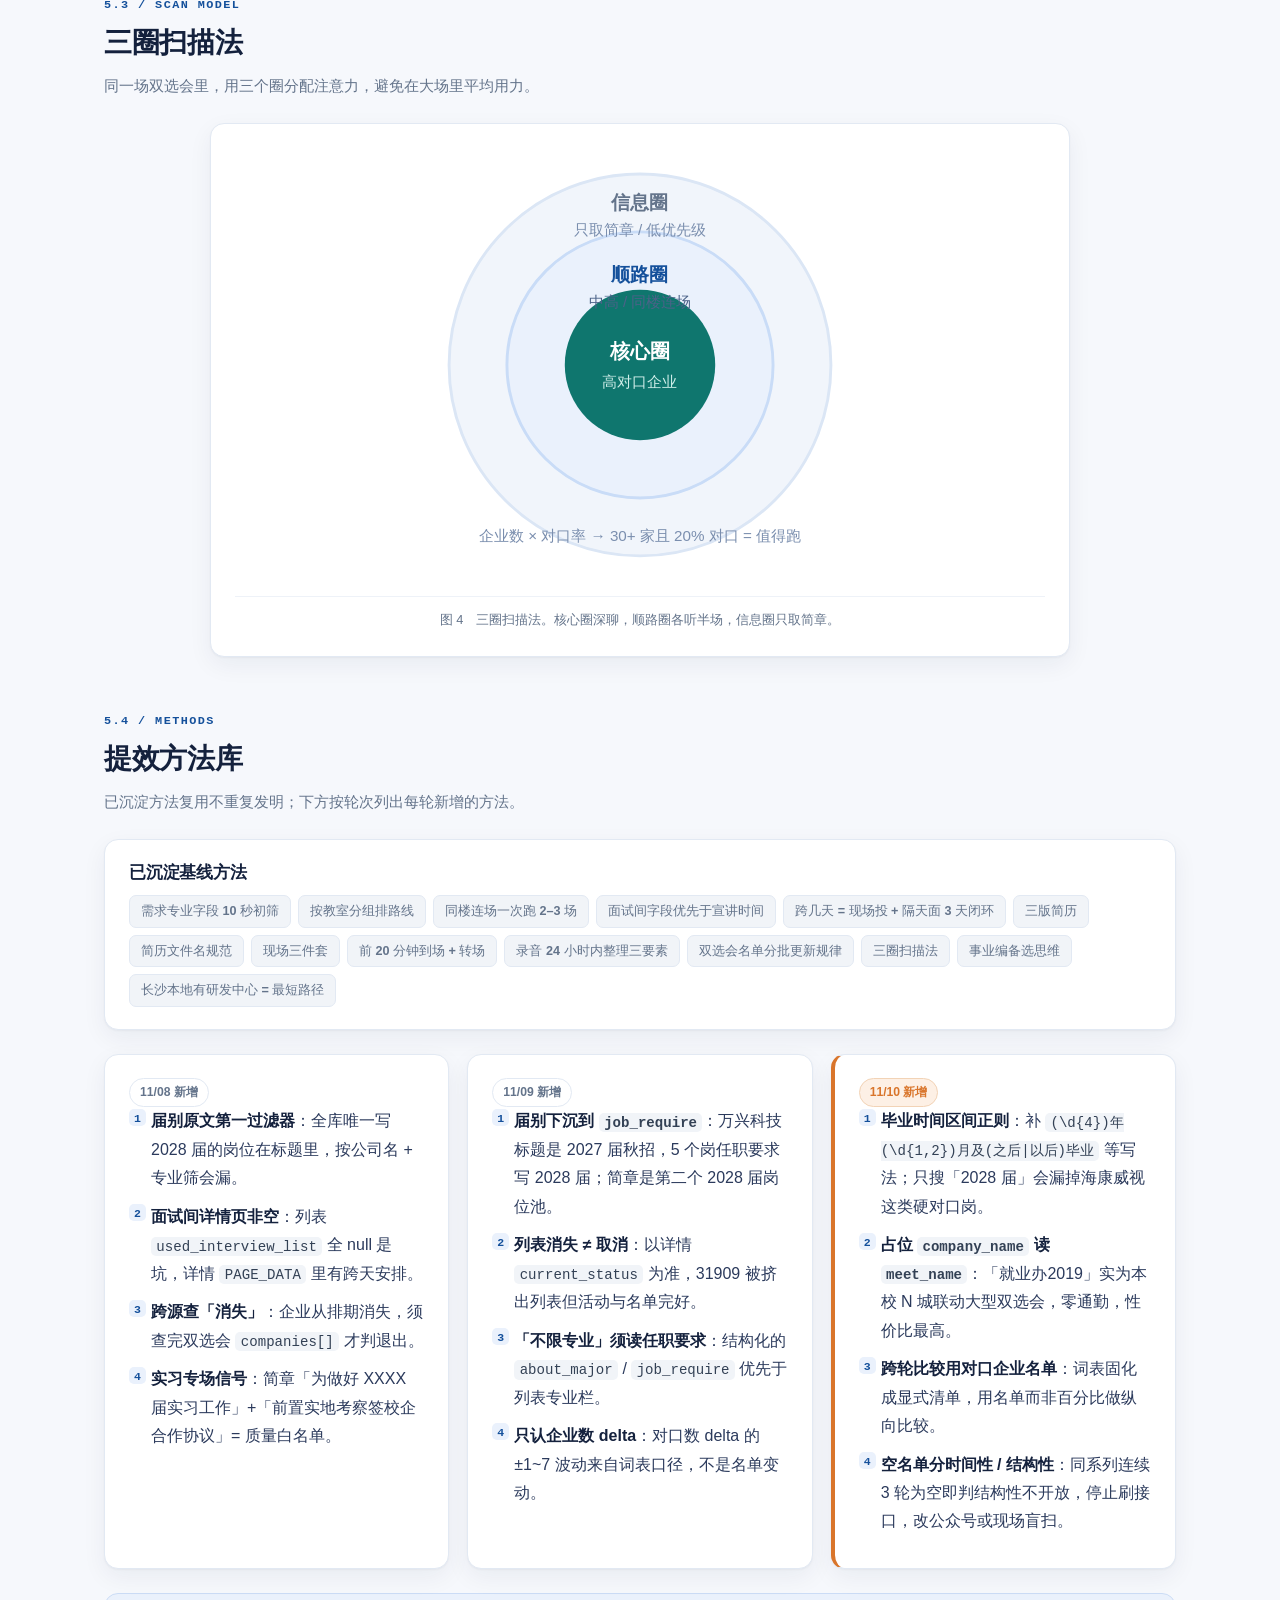
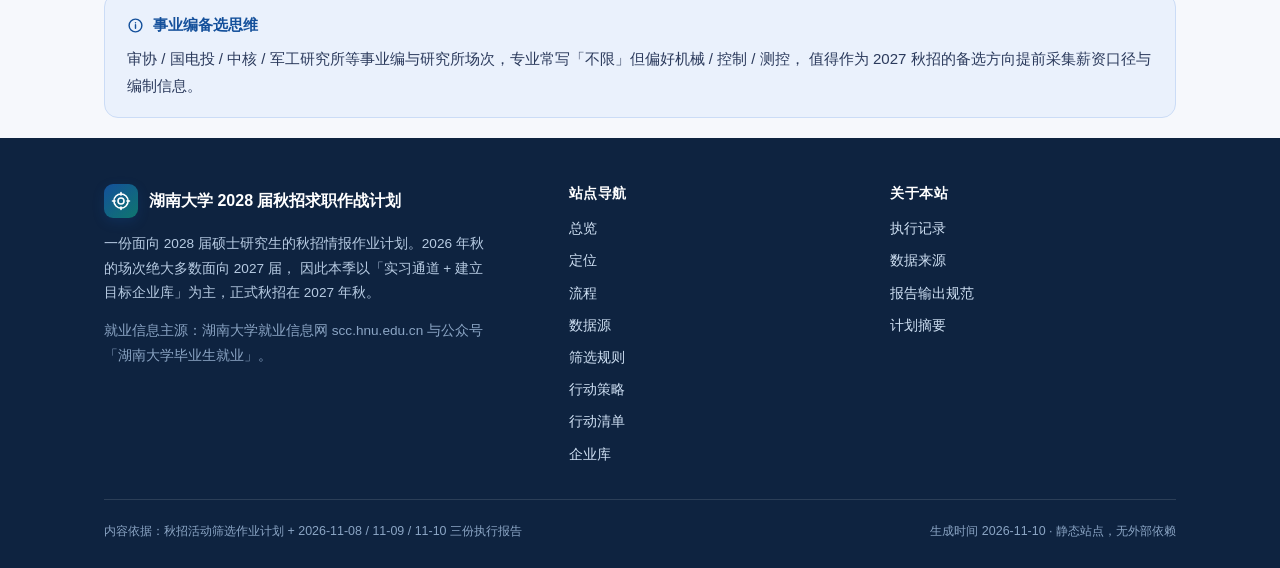
<file: strategy.html>
<!DOCTYPE html>
<html lang="zh-CN">
<head>
<meta charset="utf-8">
<meta name="viewport" content="width=device-width, initial-scale=1">
<title>行动策略 · 湖南大学 2028 届秋招求职作战计划</title>
<meta name="description" content="三条真正该投的通道、现场三问模板、只记不投三要素与历轮提效方法。">
<meta name="author" content="湖南大学 2028 届求职计划">
<meta name="theme-color" content="#0c2144">
<meta property="og:title" content="行动策略 · 湖南大学 2028 届秋招求职作战计划">
<meta property="og:description" content="三条真正该投的通道、现场三问模板、只记不投三要素与历轮提效方法。">
<meta property="og:type" content="website">
<link rel="icon" href="assets/favicon.svg" type="image/svg+xml">
<link rel="stylesheet" href="assets/css/style.css">
</head>
<body>

<header class="topbar">
  <div class="topbar-inner">
    <a class="brand" href="index.html" aria-label="返回站点首页">
      <span class="brand-mark"><svg viewBox="0 0 24 24" fill="none" stroke="#ffffff" stroke-width="1.9"
 stroke-linecap="round" stroke-linejoin="round" aria-hidden="true">
<circle cx="12" cy="12" r="8.5"/><circle cx="12" cy="12" r="3.6"/>
<path d="M12 1.8v3.1M12 19.1v3.1M1.8 12h3.1M19.1 12h3.1"/></svg></span>
      <span class="brand-text">湖大秋招作战计划<small>HNU 2028 · CAREER INTELLIGENCE</small></span>
    </a>
    <nav class="nav" aria-label="主导航">
      <a href="index.html">总览</a>
      <a href="profile.html">定位</a>
      <a href="workflow.html">流程</a>
      <a href="sources.html">数据源</a>
      <a href="rules.html">筛选规则</a>
      <a href="strategy.html">行动策略</a>
      <a href="actions.html">行动清单</a>
      <a href="library.html">企业库</a>
    </nav>
    <button class="nav-toggle" type="button" aria-label="展开导航" aria-expanded="false"><span></span></button>
  </div>
</header>

<section class="pagehead">
  <div class="wrap pagehead-inner">
    <div class="crumb"><a href="index.html">总览</a> / 行动策略</div>
    <span class="page-num">CHAPTER 05</span>
    <h1>2028 届行动策略</h1>
    <p>可投通道、现场话术、简历准备，以及<strong>每轮新增、不重复</strong>的提效方法合集。</p>
  </div>
</section>

<main class="wrap">

  <section class="section">
    <div class="section-head">
      <span class="eyebrow">5.1 / Channels</span>
      <h2>四条通道：哪条真该投</h2>
      <p>本季绝大多数场次面向 2027 届，因此投递入口要单独识别。</p>
    </div>
    <div class="grid g4">
      <div class="card tight card-teal"><span class="pill pill-high">通道 1</span><h3 class="mt24">就业网实习生招聘栏目</h3><p class="mb0">计划内主通道，本轮 <strong>133 条</strong>在架，16 家基线对口企业全部在架。</p></div>
      <div class="card tight card-teal"><span class="pill pill-high">通道 2</span><h3 class="mt24">各厂暑期实习提前批</h3><p class="mb0">2027 年春夏集中，用企业库定向投。</p></div>
      <div class="card tight card-teal"><span class="pill pill-high">通道 3</span><h3 class="mt24">课题组横向合作企业</h3><p class="mb0">控制 / 机器人方向最贴近的实习来源。</p></div>
      <div class="card tight card-accent"><span class="pill pill-new">通道 4 · 补充</span><h3 class="mt24">简章里的「及以后」岗位</h3><p class="mb0">宣讲会 / 双选会简章中标「及以后」「毕业时间区间」「实习岗」的岗位，是独立于栏目之外的第二个岗位池。</p></div>
    </div>
    <div class="callout ok mt24">
      <div class="ct"><svg viewBox="0 0 24 24" fill="none" stroke="currentColor" stroke-width="2"
 stroke-linecap="round" stroke-linejoin="round" aria-hidden="true">
<circle cx="12" cy="12" r="9"/><path d="m8 12 2.7 2.7L16 9.3"/></svg> 明确可投的 4 个入口（截至 11/10）</div>
      <p class="mb0"><strong>海康威视超新星</strong>（面向 2026 年 9 月及之后毕业，机器视觉 / 嵌入式硬对口）·
      <strong>阿里国际站 2028 届 Research Intern</strong> · <strong>特斯拉 T-STAR</strong>（2027 届及以后在校生）·
      <strong>万兴科技 5 个 2028 届岗</strong>。其余全部「采集信息 + 加 HR 微信」。</p>
    </div>
  </section>

  <section class="section">
    <div class="section-head">
      <span class="eyebrow">5.2 / On site</span>
      <h2>现场三件套与三问模板</h2>
      <p>去现场不带简历海投，带的是<strong>采集工具</strong>。</p>
    </div>
    <div class="grid g-side">
      <div class="card">
        <h3>现场三问模板（每场都问）</h3>
        <div class="flow">
          <div class="flow-step"><span class="flow-n">Q1</span><div class="flow-b"><b>明年是否还来湖大？</b><p>决定这家企业是否值得写进长期企业库。</p></div></div>
          <div class="flow-step"><span class="flow-n">Q2</span><div class="flow-b"><b>岗位 JD 关键词是什么？</b><p>攒下 2027 秋招的真实岗位描述，用于提前补技能。</p></div></div>
          <div class="flow-step"><span class="flow-n">Q3</span><div class="flow-b"><b>硕士薪资口径多少？</b><p>含不含加班 / 安家费 / 年终，建立薪资坐标系。</p></div></div>
        </div>
        <div class="metaline"><span><b>只记不投三要素</b>　明年是否还来 / JD 关键词 / 薪资口径</span>
          <span><b>时限</b>　录音 24 小时内整理</span></div>
      </div>
      <div>
        <div class="card tight">
          <h3>现场三件套</h3>
          <ul class="clean mb0">
            <li>20 份单页简历</li>
            <li>项目 PDF</li>
            <li>30 秒推介卡</li>
          </ul>
        </div>
        <div class="card tight mt24">
          <h3>三版简历</h3>
          <div class="tags mb16"><span class="tag">控制算法</span><span class="tag">机械结构</span><span class="tag warm">实习通用</span></div>
          <p class="small muted mb0">文件名统一：<code>学校-姓名-专业-岗位-可实习月数</code>。</p>
        </div>
        <div class="card tight mt24">
          <h3>到场节奏</h3>
          <p class="mb0">前 <strong>20 分钟</strong>到场 + 转场；同楼连场一次跑 2–3 场；
          科创港等跨校区标注「单程约 2 小时，只给必去级」。</p>
        </div>
      </div>
    </div>
  </section>

  <section class="section">
    <div class="section-head">
      <span class="eyebrow">5.3 / Scan model</span>
      <h2>三圈扫描法</h2>
      <p>同一场双选会里，用三个圈分配注意力，避免在大场里平均用力。</p>
    </div>
    <figure class="fig narrow" style="margin:0 auto">
      <svg viewBox="0 0 560 300" role="img" aria-label="三圈扫描法示意图">
        <rect x="0" y="0" width="560" height="300" fill="#fff"/>
        <g font-family="-apple-system, 'PingFang SC', 'Microsoft YaHei', sans-serif">
          <circle cx="280" cy="150" r="132" fill="#f1f5fb" stroke="#dbe6f5" stroke-width="2"/>
          <circle cx="280" cy="150" r="92" fill="#eaf1fc" stroke="#c9dcf7" stroke-width="2"/>
          <circle cx="280" cy="150" r="52" fill="#0f766e"/>
          <text x="280" y="145" text-anchor="middle" font-size="14" font-weight="700" fill="#fff">核心圈</text>
          <text x="280" y="165" text-anchor="middle" font-size="10.5" fill="#cfeee9">高对口企业</text>
          <text x="280" y="92" text-anchor="middle" font-size="13" font-weight="700" fill="#14509b">顺路圈</text>
          <text x="280" y="110" text-anchor="middle" font-size="10.5" fill="#4b6288">中高 / 同楼连场</text>
          <text x="280" y="42" text-anchor="middle" font-size="13" font-weight="700" fill="#64748b">信息圈</text>
          <text x="280" y="60" text-anchor="middle" font-size="10.5" fill="#7a8eae">只取简章 / 低优先级</text>
          <text x="280" y="272" text-anchor="middle" font-size="10.5" fill="#7a8eae">企业数 × 对口率 → 30+ 家且 20% 对口 = 值得跑</text>
        </g>
      </svg>
      <figcaption>图 4　三圈扫描法。核心圈深聊，顺路圈各听半场，信息圈只取简章。</figcaption>
    </figure>
  </section>

  <section class="section">
    <div class="section-head">
      <span class="eyebrow">5.4 / Methods</span>
      <h2>提效方法库</h2>
      <p>已沉淀方法复用不重复发明；下方按轮次列出每轮新增的方法。</p>
    </div>

    <div class="card">
      <h3>已沉淀基线方法</h3>
      <div class="tags">
        <span class="tag gray">需求专业字段 10 秒初筛</span>
        <span class="tag gray">按教室分组排路线</span>
        <span class="tag gray">同楼连场一次跑 2–3 场</span>
        <span class="tag gray">面试间字段优先于宣讲时间</span>
        <span class="tag gray">跨几天 = 现场投 + 隔天面 3 天闭环</span>
        <span class="tag gray">三版简历</span>
        <span class="tag gray">简历文件名规范</span>
        <span class="tag gray">现场三件套</span>
        <span class="tag gray">前 20 分钟到场 + 转场</span>
        <span class="tag gray">录音 24 小时内整理三要素</span>
        <span class="tag gray">双选会名单分批更新规律</span>
        <span class="tag gray">三圈扫描法</span>
        <span class="tag gray">事业编备选思维</span>
        <span class="tag gray">长沙本地有研发中心 = 最短路径</span>
      </div>
    </div>

    <div class="grid g3 mt24">
      <div class="card">
        <span class="pill pill-plain">11/08 新增</span>
        <ol class="clean mt24">
          <li><strong>届别原文第一过滤器</strong>：全库唯一写 2028 届的岗位在标题里，按公司名 + 专业筛会漏。</li>
          <li><strong>面试间详情页非空</strong>：列表 <code>used_interview_list</code> 全 null 是坑，详情 <code>PAGE_DATA</code> 里有跨天安排。</li>
          <li><strong>跨源查「消失」</strong>：企业从排期消失，须查完双选会 <code>companies[]</code> 才判退出。</li>
          <li><strong>实习专场信号</strong>：简章「为做好 XXXX 届实习工作」+「前置实地考察签校企合作协议」= 质量白名单。</li>
        </ol>
      </div>
      <div class="card">
        <span class="pill pill-plain">11/09 新增</span>
        <ol class="clean mt24">
          <li><strong>届别下沉到 <code>job_require</code></strong>：万兴科技标题是 2027 届秋招，5 个岗任职要求写 2028 届；简章是第二个 2028 届岗位池。</li>
          <li><strong>列表消失 ≠ 取消</strong>：以详情 <code>current_status</code> 为准，31909 被挤出列表但活动与名单完好。</li>
          <li><strong>「不限专业」须读任职要求</strong>：结构化的 <code>about_major</code> / <code>job_require</code> 优先于列表专业栏。</li>
          <li><strong>只认企业数 delta</strong>：对口数 delta 的 ±1~7 波动来自词表口径，不是名单变动。</li>
        </ol>
      </div>
      <div class="card card-accent">
        <span class="pill pill-new">11/10 新增</span>
        <ol class="clean mt24">
          <li><strong>毕业时间区间正则</strong>：补 <code>(\d{4})年(\d{1,2})月及(之后|以后)毕业</code> 等写法；只搜「2028 届」会漏掉海康威视这类硬对口岗。</li>
          <li><strong>占位 <code>company_name</code> 读 <code>meet_name</code></strong>：「就业办2019」实为本校 N 城联动大型双选会，零通勤，性价比最高。</li>
          <li><strong>跨轮比较用对口企业名单</strong>：词表固化成显式清单，用名单而非百分比做纵向比较。</li>
          <li><strong>空名单分时间性 / 结构性</strong>：同系列连续 3 轮为空即判结构性不开放，停止刷接口，改公众号或现场盲扫。</li>
        </ol>
      </div>
    </div>

    <div class="callout info mt24">
      <div class="ct"><svg viewBox="0 0 24 24" fill="none" stroke="currentColor" stroke-width="2"
 stroke-linecap="round" stroke-linejoin="round" aria-hidden="true">
<circle cx="12" cy="12" r="9"/><path d="M12 11v5M12 8h.01"/></svg> 事业编备选思维</div>
      <p class="mb0">审协 / 国电投 / 中核 / 军工研究所等事业编与研究所场次，专业常写「不限」但偏好机械 / 控制 / 测控，
      值得作为 2027 秋招的备选方向提前采集薪资口径与编制信息。</p>
    </div>
  </section>

</main>


<footer class="footer">
  <div class="wrap">
    <div class="footer-grid">
      <div>
        <div class="footer-brand">
          <span class="brand-mark"><svg viewBox="0 0 24 24" fill="none" stroke="#ffffff" stroke-width="1.9"
 stroke-linecap="round" stroke-linejoin="round" aria-hidden="true">
<circle cx="12" cy="12" r="8.5"/><circle cx="12" cy="12" r="3.6"/>
<path d="M12 1.8v3.1M12 19.1v3.1M1.8 12h3.1M19.1 12h3.1"/></svg></span>
          <b>湖南大学 2028 届秋招求职作战计划</b>
        </div>
        <p>一份面向 2028 届硕士研究生的秋招情报作业计划。2026 年秋的场次绝大多数面向 2027 届，
        因此本季以「实习通道 + 建立目标企业库」为主，正式秋招在 2027 年秋。</p>
        <p class="small" style="color:#8ba5c4">就业信息主源：湖南大学就业信息网 scc.hnu.edu.cn
        与公众号「湖南大学毕业生就业」。</p>
      </div>
      <div>
        <h4>站点导航</h4>
        <div class="f-links">
        <a href="index.html">总览</a>
        <a href="profile.html">定位</a>
        <a href="workflow.html">流程</a>
        <a href="sources.html">数据源</a>
        <a href="rules.html">筛选规则</a>
        <a href="strategy.html">行动策略</a>
        <a href="actions.html">行动清单</a>
        <a href="library.html">企业库</a>
        </div>
      </div>
      <div>
        <h4>关于本站</h4>
        <div class="f-links">
          <a href="library.html#records">执行记录</a>
          <a href="sources.html#source">数据来源</a>
          <a href="library.html#spec">报告输出规范</a>
          <a href="index.html#summary">计划摘要</a>
        </div>
      </div>
    </div>
    <div class="footer-bottom">
      <span>内容依据：秋招活动筛选作业计划 + 2026-11-08 / 11-09 / 11-10 三份执行报告</span>
      <span>生成时间 2026-11-10 · 静态站点，无外部依赖</span>
    </div>
  </div>
</footer>

<button class="backtop" type="button" aria-label="回到顶部"><svg viewBox="0 0 24 24" fill="none" stroke="currentColor" stroke-width="2"
 stroke-linecap="round" stroke-linejoin="round" aria-hidden="true">
<path d="M12 19V5M6 11l6-6 6 6"/></svg></button>
<script src="assets/js/main.js"></script>
</body>
</html>
</file>
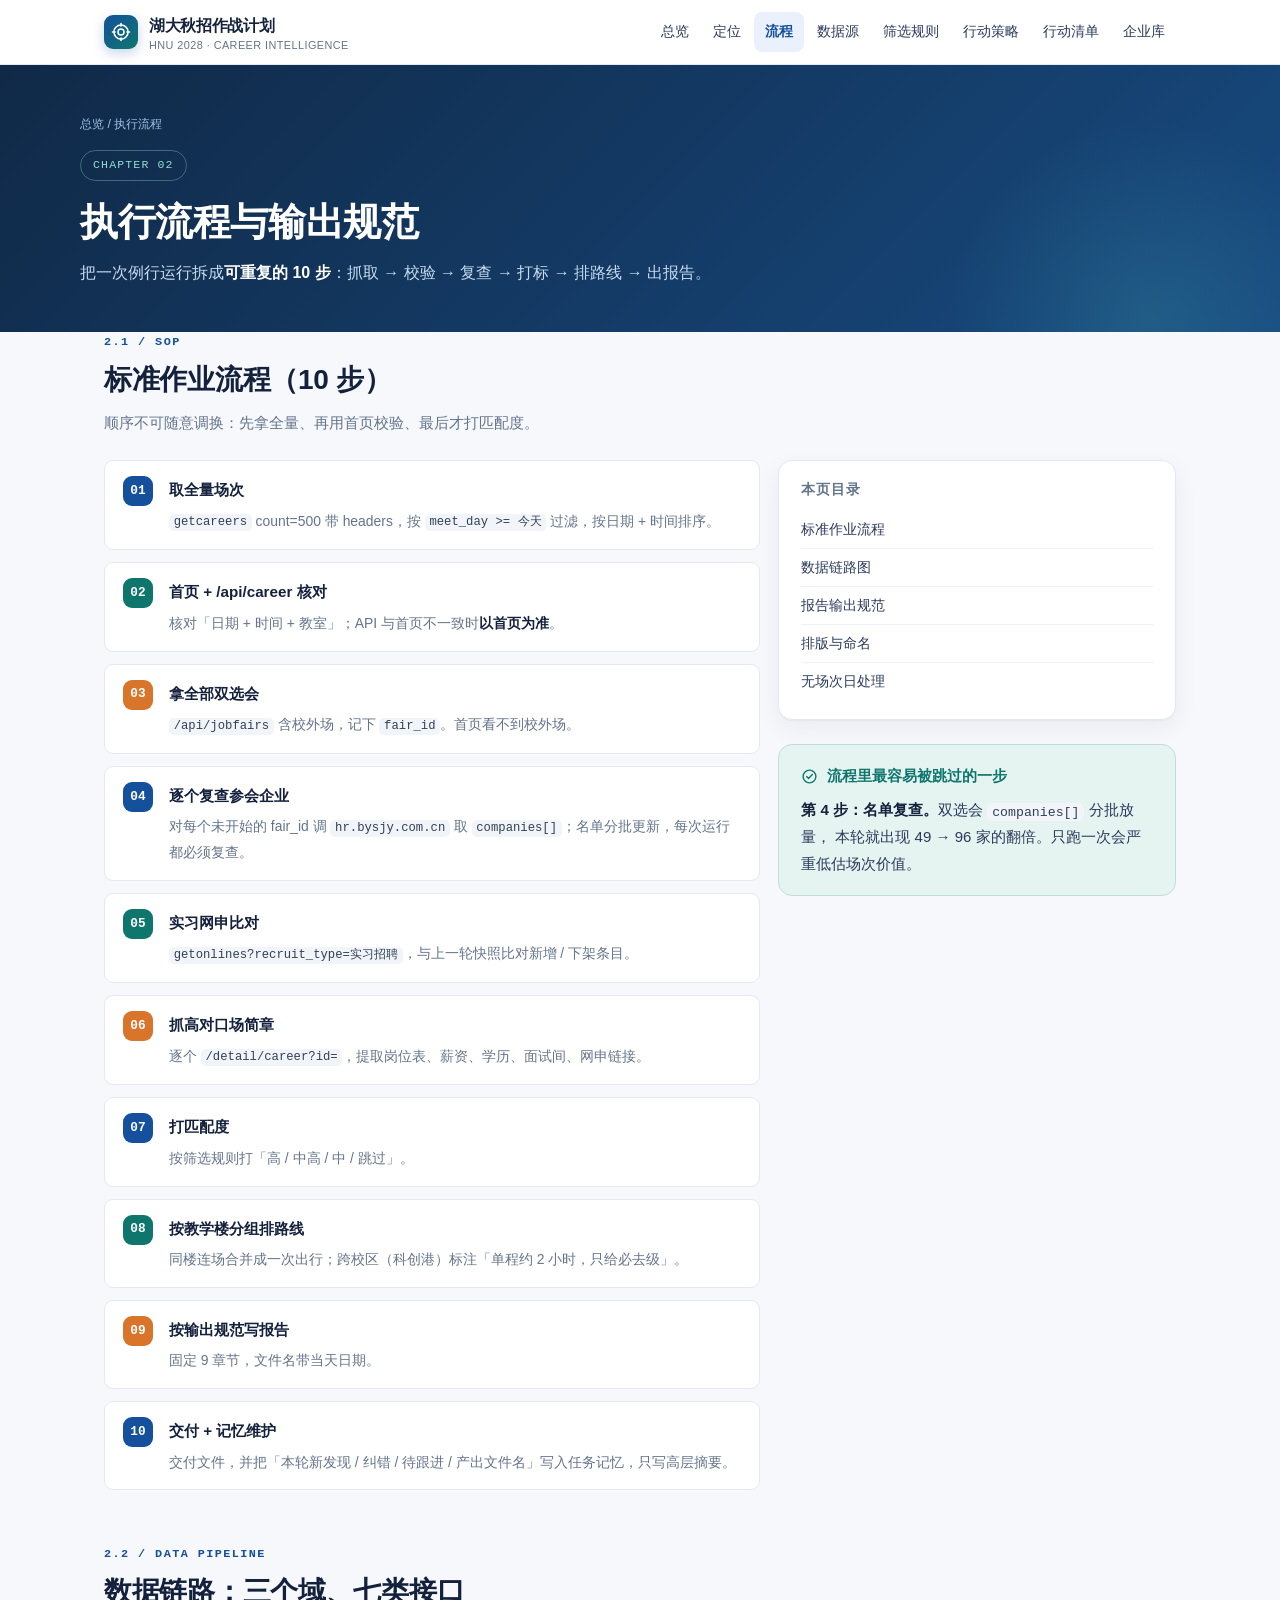
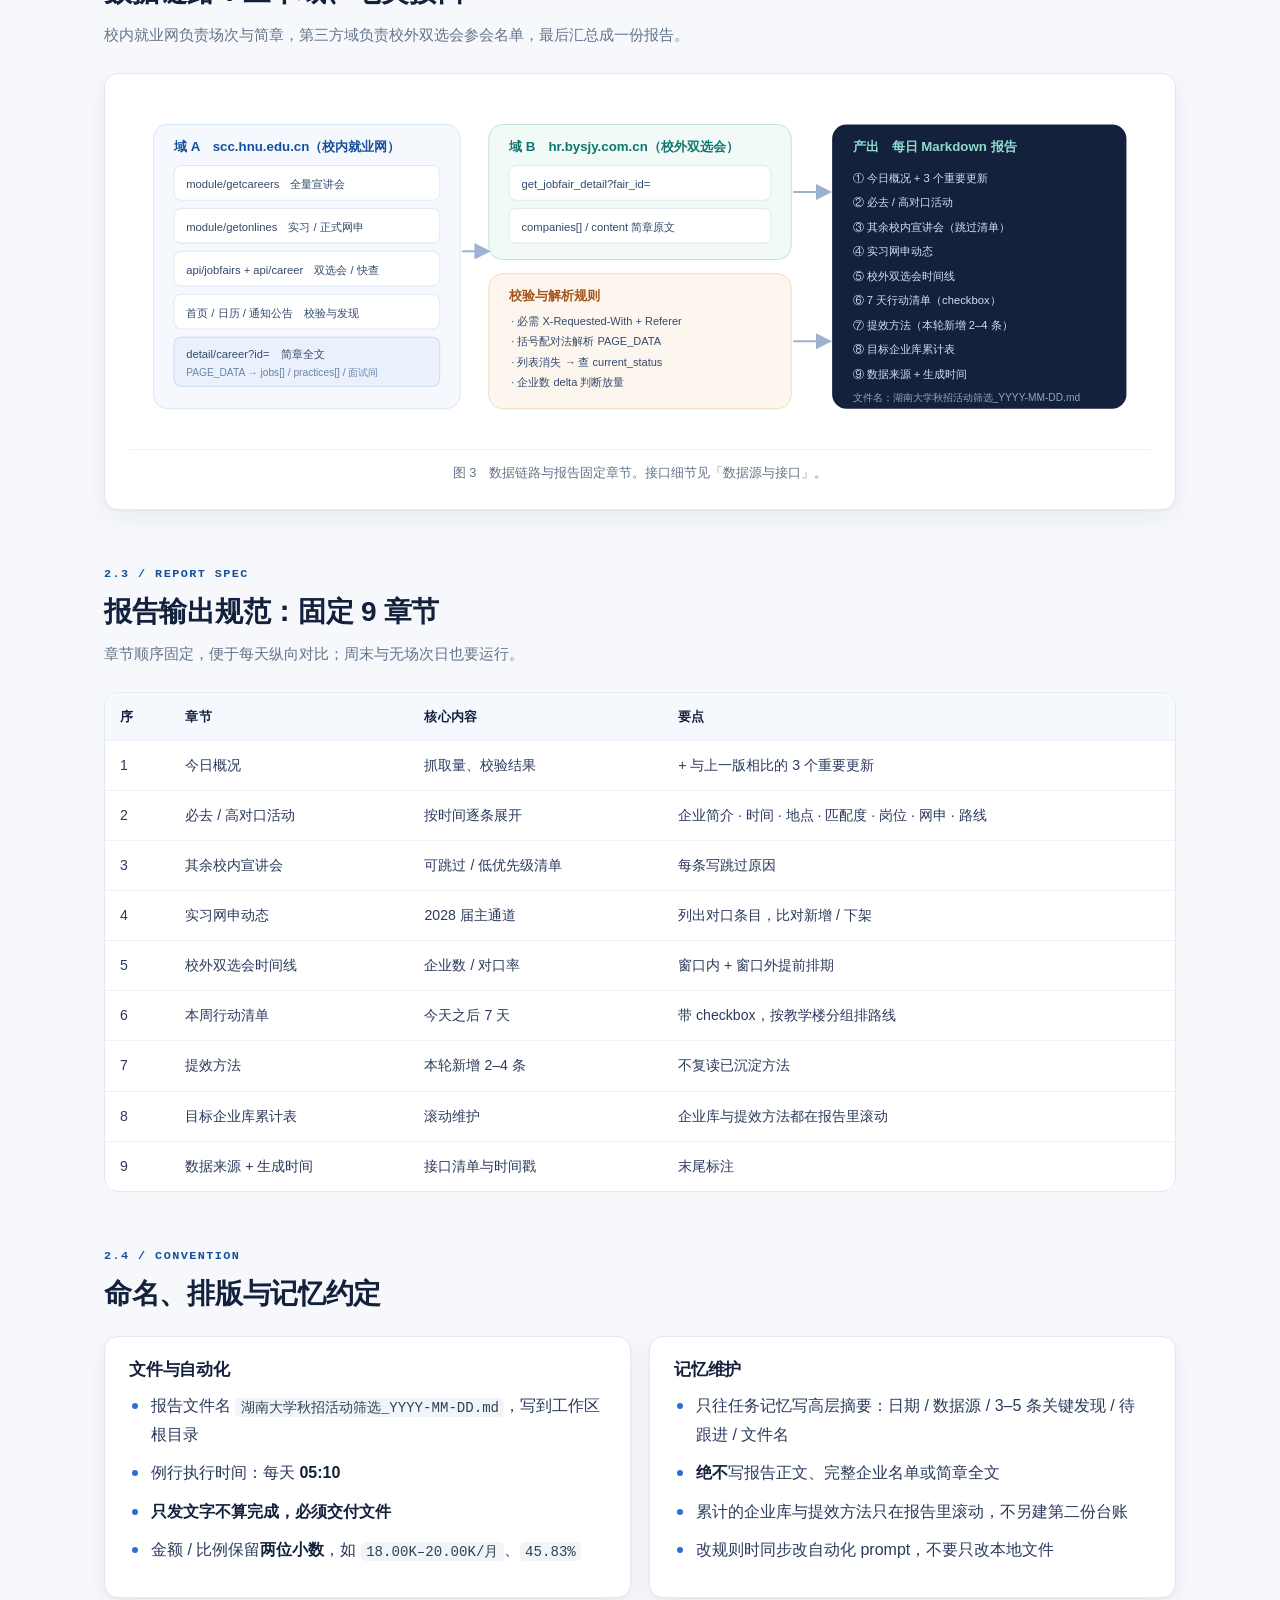
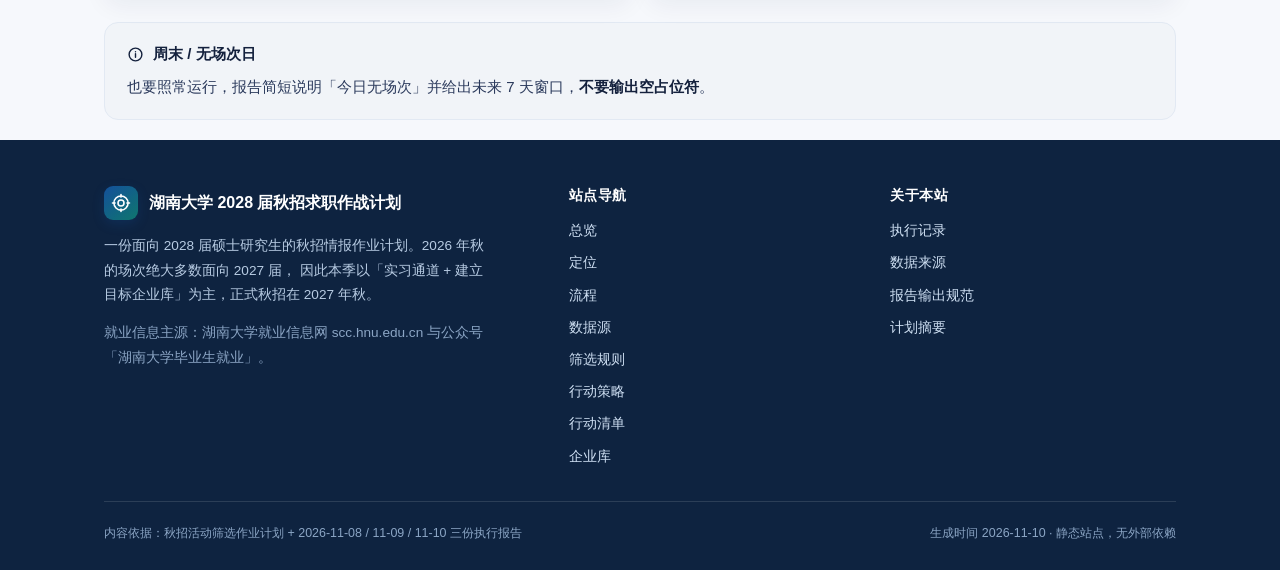
<file: workflow.html>
<!DOCTYPE html>
<html lang="zh-CN">
<head>
<meta charset="utf-8">
<meta name="viewport" content="width=device-width, initial-scale=1">
<title>执行流程 · 湖南大学 2028 届秋招求职作战计划</title>
<meta name="description" content="每次运行的 7 项任务、10 步标准作业流程、数据链路与报告输出规范。">
<meta name="author" content="湖南大学 2028 届求职计划">
<meta name="theme-color" content="#0c2144">
<meta property="og:title" content="执行流程 · 湖南大学 2028 届秋招求职作战计划">
<meta property="og:description" content="每次运行的 7 项任务、10 步标准作业流程、数据链路与报告输出规范。">
<meta property="og:type" content="website">
<link rel="icon" href="assets/favicon.svg" type="image/svg+xml">
<link rel="stylesheet" href="assets/css/style.css">
</head>
<body>

<header class="topbar">
  <div class="topbar-inner">
    <a class="brand" href="index.html" aria-label="返回站点首页">
      <span class="brand-mark"><svg viewBox="0 0 24 24" fill="none" stroke="#ffffff" stroke-width="1.9"
 stroke-linecap="round" stroke-linejoin="round" aria-hidden="true">
<circle cx="12" cy="12" r="8.5"/><circle cx="12" cy="12" r="3.6"/>
<path d="M12 1.8v3.1M12 19.1v3.1M1.8 12h3.1M19.1 12h3.1"/></svg></span>
      <span class="brand-text">湖大秋招作战计划<small>HNU 2028 · CAREER INTELLIGENCE</small></span>
    </a>
    <nav class="nav" aria-label="主导航">
      <a href="index.html">总览</a>
      <a href="profile.html">定位</a>
      <a href="workflow.html">流程</a>
      <a href="sources.html">数据源</a>
      <a href="rules.html">筛选规则</a>
      <a href="strategy.html">行动策略</a>
      <a href="actions.html">行动清单</a>
      <a href="library.html">企业库</a>
    </nav>
    <button class="nav-toggle" type="button" aria-label="展开导航" aria-expanded="false"><span></span></button>
  </div>
</header>

<section class="pagehead">
  <div class="wrap pagehead-inner">
    <div class="crumb"><a href="index.html">总览</a> / 执行流程</div>
    <span class="page-num">CHAPTER 02</span>
    <h1>执行流程与输出规范</h1>
    <p>把一次例行运行拆成<strong>可重复的 10 步</strong>：抓取 → 校验 → 复查 → 打标 → 排路线 → 出报告。</p>
  </div>
</section>

<main class="wrap">

  <section class="section" id="sop">
    <div class="section-head">
      <span class="eyebrow">2.1 / SOP</span>
      <h2>标准作业流程（10 步）</h2>
      <p>顺序不可随意调换：先拿全量、再用首页校验、最后才打匹配度。</p>
    </div>
    <div class="grid g-side">
      <div class="flow">
        <div class="flow-step"><span class="flow-n">01</span><div class="flow-b"><b>取全量场次</b><p><code>getcareers</code> count=500 带 headers，按 <code>meet_day &gt;= 今天</code> 过滤，按日期 + 时间排序。</p></div></div>
        <div class="flow-step"><span class="flow-n">02</span><div class="flow-b"><b>首页 + /api/career 核对</b><p>核对「日期 + 时间 + 教室」；API 与首页不一致时<strong>以首页为准</strong>。</p></div></div>
        <div class="flow-step"><span class="flow-n">03</span><div class="flow-b"><b>拿全部双选会</b><p><code>/api/jobfairs</code> 含校外场，记下 <code>fair_id</code>。首页看不到校外场。</p></div></div>
        <div class="flow-step"><span class="flow-n">04</span><div class="flow-b"><b>逐个复查参会企业</b><p>对每个未开始的 fair_id 调 <code>hr.bysjy.com.cn</code> 取 <code>companies[]</code>；名单分批更新，每次运行都必须复查。</p></div></div>
        <div class="flow-step"><span class="flow-n">05</span><div class="flow-b"><b>实习网申比对</b><p><code>getonlines?recruit_type=实习招聘</code>，与上一轮快照比对新增 / 下架条目。</p></div></div>
        <div class="flow-step"><span class="flow-n">06</span><div class="flow-b"><b>抓高对口场简章</b><p>逐个 <code>/detail/career?id=</code>，提取岗位表、薪资、学历、面试间、网申链接。</p></div></div>
        <div class="flow-step"><span class="flow-n">07</span><div class="flow-b"><b>打匹配度</b><p>按筛选规则打「高 / 中高 / 中 / 跳过」。</p></div></div>
        <div class="flow-step"><span class="flow-n">08</span><div class="flow-b"><b>按教学楼分组排路线</b><p>同楼连场合并成一次出行；跨校区（科创港）标注「单程约 2 小时，只给必去级」。</p></div></div>
        <div class="flow-step"><span class="flow-n">09</span><div class="flow-b"><b>按输出规范写报告</b><p>固定 9 章节，文件名带当天日期。</p></div></div>
        <div class="flow-step"><span class="flow-n">10</span><div class="flow-b"><b>交付 + 记忆维护</b><p>交付文件，并把「本轮新发现 / 纠错 / 待跟进 / 产出文件名」写入任务记忆，只写高层摘要。</p></div></div>
      </div>
      <div>
        <div class="toc">
          <h4>本页目录</h4>
          <a href="#sop">标准作业流程</a>
          <a href="#links">数据链路图</a>
          <a href="#spec">报告输出规范</a>
          <a href="#formats">排版与命名</a>
          <a href="#weekend">无场次日处理</a>
        </div>
        <div class="callout ok mt24">
          <div class="ct"><svg viewBox="0 0 24 24" fill="none" stroke="currentColor" stroke-width="2"
 stroke-linecap="round" stroke-linejoin="round" aria-hidden="true">
<circle cx="12" cy="12" r="9"/><path d="m8 12 2.7 2.7L16 9.3"/></svg> 流程里最容易被跳过的一步</div>
          <p class="mb0"><strong>第 4 步：名单复查。</strong>双选会 <code>companies[]</code> 分批放量，
          本轮就出现 49 → 96 家的翻倍。只跑一次会严重低估场次价值。</p>
        </div>
      </div>
    </div>
  </section>

  <section class="section" id="links">
    <div class="section-head">
      <span class="eyebrow">2.2 / Data pipeline</span>
      <h2>数据链路：三个域、七类接口</h2>
      <p>校内就业网负责场次与简章，第三方域负责校外双选会参会名单，最后汇总成一份报告。</p>
    </div>
    <figure class="fig">
      <svg viewBox="0 0 1000 330" role="img" aria-label="数据链路示意图">
        <rect x="0" y="0" width="1000" height="330" fill="#fff"/>
        <defs><marker id="a2" markerWidth="8" markerHeight="8" refX="6" refY="4" orient="auto"><path d="M0 0 L8 4 L0 8 z" fill="#9db2cf"/></marker></defs>
        <g font-family="-apple-system, 'PingFang SC', 'Microsoft YaHei', sans-serif">
          <rect x="24" y="26" width="300" height="278" rx="14" fill="#f5f8fd" stroke="#dbe6f5"/>
          <text x="44" y="52" font-size="13" font-weight="700" fill="#14509b">域 A　scc.hnu.edu.cn（校内就业网）</text>
          <g font-size="11" fill="#334a6c">
            <rect x="44" y="66" width="260" height="34" rx="7" fill="#fff" stroke="#e2e9f3"/><text x="56" y="88">module/getcareers　全量宣讲会</text>
            <rect x="44" y="108" width="260" height="34" rx="7" fill="#fff" stroke="#e2e9f3"/><text x="56" y="130">module/getonlines　实习 / 正式网申</text>
            <rect x="44" y="150" width="260" height="34" rx="7" fill="#fff" stroke="#e2e9f3"/><text x="56" y="172">api/jobfairs + api/career　双选会 / 快查</text>
            <rect x="44" y="192" width="260" height="34" rx="7" fill="#fff" stroke="#e2e9f3"/><text x="56" y="214">首页 / 日历 / 通知公告　校验与发现</text>
            <rect x="44" y="234" width="260" height="48" rx="7" fill="#eaf1fc" stroke="#c9dcf7"/>
            <text x="56" y="254">detail/career?id=　简章全文</text>
            <text x="56" y="272" font-size="10" fill="#6b83a8">PAGE_DATA → jobs[] / practices[] / 面试间</text>
          </g>

          <rect x="352" y="26" width="296" height="132" rx="14" fill="#f2faf8" stroke="#c6e4df"/>
          <text x="372" y="52" font-size="13" font-weight="700" fill="#0f766e">域 B　hr.bysjy.com.cn（校外双选会）</text>
          <g font-size="11" fill="#334a6c">
            <rect x="372" y="66" width="256" height="34" rx="7" fill="#fff" stroke="#e2e9f3"/><text x="384" y="88">get_jobfair_detail?fair_id=</text>
            <rect x="372" y="108" width="256" height="34" rx="7" fill="#fff" stroke="#e2e9f3"/><text x="384" y="130">companies[] / content 简章原文</text>
          </g>

          <rect x="352" y="172" width="296" height="132" rx="14" fill="#fdf6ee" stroke="#f0dcc1"/>
          <text x="372" y="198" font-size="13" font-weight="700" fill="#a4531a">校验与解析规则</text>
          <g font-size="10.8" fill="#334a6c">
            <text x="374" y="222">· 必需 X-Requested-With + Referer</text>
            <text x="374" y="242">· 括号配对法解析 PAGE_DATA</text>
            <text x="374" y="262">· 列表消失 → 查 current_status</text>
            <text x="374" y="282">· 企业数 delta 判断放量</text>
          </g>

          <line x1="326" y1="150" x2="350" y2="150" stroke="#9db2cf" stroke-width="2" marker-end="url(#a2)"/>
          <line x1="650" y1="92" x2="684" y2="92" stroke="#9db2cf" stroke-width="2" marker-end="url(#a2)"/>
          <line x1="650" y1="238" x2="684" y2="238" stroke="#9db2cf" stroke-width="2" marker-end="url(#a2)"/>

          <rect x="688" y="26" width="288" height="278" rx="14" fill="#14213d"/>
          <text x="708" y="52" font-size="13" font-weight="700" fill="#8fdccb">产出　每日 Markdown 报告</text>
          <g font-size="11" fill="#cfdff0">
            <text x="708" y="82">① 今日概况 + 3 个重要更新</text>
            <text x="708" y="106">② 必去 / 高对口活动</text>
            <text x="708" y="130">③ 其余校内宣讲会（跳过清单）</text>
            <text x="708" y="154">④ 实习网申动态</text>
            <text x="708" y="178">⑤ 校外双选会时间线</text>
            <text x="708" y="202">⑥ 7 天行动清单（checkbox）</text>
            <text x="708" y="226">⑦ 提效方法（本轮新增 2–4 条）</text>
            <text x="708" y="250">⑧ 目标企业库累计表</text>
            <text x="708" y="274">⑨ 数据来源 + 生成时间</text>
          </g>
          <text x="708" y="296" font-size="10" fill="#8ba5c4">文件名：湖南大学秋招活动筛选_YYYY-MM-DD.md</text>
        </g>
      </svg>
      <figcaption>图 3　数据链路与报告固定章节。接口细节见「数据源与接口」。</figcaption>
    </figure>
  </section>

  <section class="section" id="spec">
    <div class="section-head">
      <span class="eyebrow">2.3 / Report spec</span>
      <h2>报告输出规范：固定 9 章节</h2>
      <p>章节顺序固定，便于每天纵向对比；周末与无场次日也要运行。</p>
    </div>
    <div class="table-wrap">
      <table>
        <thead><tr><th>序</th><th>章节</th><th>核心内容</th><th>要点</th></tr></thead>
        <tbody>
          <tr><td>1</td><td>今日概况</td><td>抓取量、校验结果</td><td>+ 与上一版相比的 3 个重要更新</td></tr>
          <tr><td>2</td><td>必去 / 高对口活动</td><td>按时间逐条展开</td><td>企业简介 · 时间 · 地点 · 匹配度 · 岗位 · 网申 · 路线</td></tr>
          <tr><td>3</td><td>其余校内宣讲会</td><td>可跳过 / 低优先级清单</td><td>每条写跳过原因</td></tr>
          <tr><td>4</td><td>实习网申动态</td><td>2028 届主通道</td><td>列出对口条目，比对新增 / 下架</td></tr>
          <tr><td>5</td><td>校外双选会时间线</td><td>企业数 / 对口率</td><td>窗口内 + 窗口外提前排期</td></tr>
          <tr><td>6</td><td>本周行动清单</td><td>今天之后 7 天</td><td>带 checkbox，按教学楼分组排路线</td></tr>
          <tr><td>7</td><td>提效方法</td><td>本轮新增 2–4 条</td><td>不复读已沉淀方法</td></tr>
          <tr><td>8</td><td>目标企业库累计表</td><td>滚动维护</td><td>企业库与提效方法都在报告里滚动</td></tr>
          <tr><td>9</td><td>数据来源 + 生成时间</td><td>接口清单与时间戳</td><td>末尾标注</td></tr>
        </tbody>
      </table>
    </div>
  </section>

  <section class="section" id="formats">
    <div class="section-head">
      <span class="eyebrow">2.4 / Convention</span>
      <h2>命名、排版与记忆约定</h2>
    </div>
    <div class="grid g2">
      <div class="card">
        <h3>文件与自动化</h3>
        <ul class="clean mb0">
          <li>报告文件名 <code>湖南大学秋招活动筛选_YYYY-MM-DD.md</code>，写到工作区根目录</li>
          <li>例行执行时间：每天 <strong>05:10</strong></li>
          <li><strong>只发文字不算完成，必须交付文件</strong></li>
          <li>金额 / 比例保留<strong>两位小数</strong>，如 <code>18.00K–20.00K/月</code>、<code>45.83%</code></li>
        </ul>
      </div>
      <div class="card">
        <h3>记忆维护</h3>
        <ul class="clean mb0">
          <li>只往任务记忆写高层摘要：日期 / 数据源 / 3–5 条关键发现 / 待跟进 / 文件名</li>
          <li><strong>绝不</strong>写报告正文、完整企业名单或简章全文</li>
          <li>累计的企业库与提效方法只在报告里滚动，不另建第二份台账</li>
          <li>改规则时同步改自动化 prompt，不要只改本地文件</li>
        </ul>
      </div>
    </div>
    <div class="callout neutral mt24" id="weekend">
      <div class="ct"><svg viewBox="0 0 24 24" fill="none" stroke="currentColor" stroke-width="2"
 stroke-linecap="round" stroke-linejoin="round" aria-hidden="true">
<circle cx="12" cy="12" r="9"/><path d="M12 11v5M12 8h.01"/></svg> 周末 / 无场次日</div>
      <p class="mb0">也要照常运行，报告简短说明「今日无场次」并给出未来 7 天窗口，<strong>不要输出空占位符</strong>。</p>
    </div>
  </section>

</main>


<footer class="footer">
  <div class="wrap">
    <div class="footer-grid">
      <div>
        <div class="footer-brand">
          <span class="brand-mark"><svg viewBox="0 0 24 24" fill="none" stroke="#ffffff" stroke-width="1.9"
 stroke-linecap="round" stroke-linejoin="round" aria-hidden="true">
<circle cx="12" cy="12" r="8.5"/><circle cx="12" cy="12" r="3.6"/>
<path d="M12 1.8v3.1M12 19.1v3.1M1.8 12h3.1M19.1 12h3.1"/></svg></span>
          <b>湖南大学 2028 届秋招求职作战计划</b>
        </div>
        <p>一份面向 2028 届硕士研究生的秋招情报作业计划。2026 年秋的场次绝大多数面向 2027 届，
        因此本季以「实习通道 + 建立目标企业库」为主，正式秋招在 2027 年秋。</p>
        <p class="small" style="color:#8ba5c4">就业信息主源：湖南大学就业信息网 scc.hnu.edu.cn
        与公众号「湖南大学毕业生就业」。</p>
      </div>
      <div>
        <h4>站点导航</h4>
        <div class="f-links">
        <a href="index.html">总览</a>
        <a href="profile.html">定位</a>
        <a href="workflow.html">流程</a>
        <a href="sources.html">数据源</a>
        <a href="rules.html">筛选规则</a>
        <a href="strategy.html">行动策略</a>
        <a href="actions.html">行动清单</a>
        <a href="library.html">企业库</a>
        </div>
      </div>
      <div>
        <h4>关于本站</h4>
        <div class="f-links">
          <a href="library.html#records">执行记录</a>
          <a href="sources.html#source">数据来源</a>
          <a href="library.html#spec">报告输出规范</a>
          <a href="index.html#summary">计划摘要</a>
        </div>
      </div>
    </div>
    <div class="footer-bottom">
      <span>内容依据：秋招活动筛选作业计划 + 2026-11-08 / 11-09 / 11-10 三份执行报告</span>
      <span>生成时间 2026-11-10 · 静态站点，无外部依赖</span>
    </div>
  </div>
</footer>

<button class="backtop" type="button" aria-label="回到顶部"><svg viewBox="0 0 24 24" fill="none" stroke="currentColor" stroke-width="2"
 stroke-linecap="round" stroke-linejoin="round" aria-hidden="true">
<path d="M12 19V5M6 11l6-6 6 6"/></svg></button>
<script src="assets/js/main.js"></script>
</body>
</html>
</file>
<file: assets/css/style.css>
/* ===========================================================
   湖南大学 2028 届秋招求职作战计划 · 站点样式
   自包含设计系统：无外部字体 / 无 CDN / 无构建依赖
   =========================================================== */

:root {
  --ink:        #14213d;
  --ink-2:      #2b3a5c;
  --muted:      #64748b;
  --muted-2:    #8a99ae;
  --brand:      #14509b;
  --brand-2:    #2b6fd4;
  --brand-soft: #eaf1fc;
  --accent:     #d9752b;
  --accent-soft:#fdf0e5;
  --teal:       #0f766e;
  --teal-soft:  #e6f4f1;
  --amber:      #b7791f;
  --amber-soft: #fbf3e0;
  --gray:       #94a3b8;
  --gray-soft:  #f1f4f8;
  --bg:         #f6f8fc;
  --card:       #ffffff;
  --line:       #e2e9f3;
  --line-2:     #eef2f8;
  --shadow:     0 1px 2px rgba(20,33,61,.04), 0 8px 24px rgba(20,33,61,.06);
  --shadow-lg:  0 12px 40px rgba(20,33,61,.12);
  --radius:     14px;
  --radius-sm:  9px;
  --mono: ui-monospace, SFMono-Regular, "SF Mono", Consolas, "Liberation Mono", monospace;
  --sans: -apple-system, BlinkMacSystemFont, "Segoe UI", "PingFang SC", "Hiragino Sans GB",
          "Microsoft YaHei", "Noto Sans CJK SC", "Source Han Sans SC", sans-serif;
}

* { box-sizing: border-box; }
html { scroll-behavior: smooth; scroll-padding-top: 84px; }
body {
  margin: 0;
  font-family: var(--sans);
  color: var(--ink-2);
  background: var(--bg);
  font-size: 16px;
  line-height: 1.78;
  -webkit-font-smoothing: antialiased;
  text-rendering: optimizeLegibility;
}
img, svg { max-width: 100%; }
a { color: var(--brand); text-decoration: none; }
a:hover { color: var(--brand-2); text-decoration: underline; }
p { margin: 0 0 1em; }
strong { color: var(--ink); font-weight: 650; }
code, .mono { font-family: var(--mono); font-size: .88em; background: var(--gray-soft);
  padding: .12em .38em; border-radius: 5px; color: #334155; word-break: break-word; }
h1, h2, h3, h4 { color: var(--ink); line-height: 1.35; font-weight: 700; letter-spacing: -.01em; }
h1 { font-size: clamp(1.8rem, 4.2vw, 2.9rem); }
h2 { font-size: clamp(1.35rem, 2.6vw, 1.75rem); }
h3 { font-size: 1.1rem; }
h4 { font-size: 1rem; }

.wrap { max-width: 1120px; margin: 0 auto; padding: 0 24px; }
.narrow { max-width: 860px; }

/* ---------- Top navigation ---------- */
.topbar {
  position: sticky; top: 0; z-index: 50;
  background: rgba(255,255,255,.94);
  backdrop-filter: saturate(180%) blur(12px);
  -webkit-backdrop-filter: saturate(180%) blur(12px);
  border-bottom: 1px solid var(--line);
}
.topbar-inner { max-width: 1120px; margin: 0 auto; padding: 0 24px;
  display: flex; align-items: center; gap: 18px; min-height: 64px; }
.brand { display: flex; align-items: center; gap: 11px; flex-shrink: 0; }
.brand-mark { width: 34px; height: 34px; border-radius: 9px;
  background: linear-gradient(140deg, #14509b, #0f766e); display: grid; place-items: center;
  box-shadow: 0 4px 12px rgba(20,80,155,.24); }
.brand-mark svg { width: 20px; height: 20px; }
.brand-text { font-weight: 750; font-size: .98rem; color: var(--ink); letter-spacing: -.02em; white-space: nowrap; }
.brand-text small { display: block; font-weight: 500; font-size: .68rem; color: var(--muted);
  letter-spacing: .04em; line-height: 1.2; }
.nav { margin-left: auto; display: flex; align-items: center; gap: 2px; flex-wrap: wrap; }
.nav a { color: var(--ink-2); font-size: .88rem; font-weight: 550; padding: 7px 11px;
  border-radius: 8px; white-space: nowrap; transition: background .18s, color .18s; }
.nav a:hover { background: var(--brand-soft); color: var(--brand); text-decoration: none; }
.nav a.active { color: var(--brand); background: var(--brand-soft); font-weight: 700; }
.nav-toggle { display: none; margin-left: auto; width: 40px; height: 40px; border: 1px solid var(--line);
  background: #fff; border-radius: 9px; cursor: pointer; align-items: center; justify-content: center; }
.nav-toggle span { display: block; width: 18px; height: 2px; background: var(--ink); position: relative; }
.nav-toggle span::before, .nav-toggle span::after { content: ""; position: absolute; left: 0;
  width: 18px; height: 2px; background: var(--ink); }
.nav-toggle span::before { top: -6px; } .nav-toggle span::after { top: 6px; }

/* ---------- Hero ---------- */
.hero {
  position: relative; overflow: hidden; color: #fff;
  background: linear-gradient(135deg, #0c2144 0%, #123a70 52%, #0f5d6b 100%);
}
.hero::before {
  content: ""; position: absolute; inset: 0; opacity: .5;
  background-image: linear-gradient(rgba(255,255,255,.055) 1px, transparent 1px),
                    linear-gradient(90deg, rgba(255,255,255,.055) 1px, transparent 1px);
  background-size: 42px 42px;
  mask-image: linear-gradient(120deg, #000 10%, transparent 78%);
  -webkit-mask-image: linear-gradient(120deg, #000 10%, transparent 78%);
}
.hero::after { content: ""; position: absolute; right: -120px; top: -160px; width: 520px; height: 520px;
  border-radius: 50%; background: radial-gradient(circle, rgba(80,190,190,.22), transparent 68%); }
.hero-inner { position: relative; z-index: 1; padding: 68px 0 62px; }
.hero-kicker { display: inline-flex; align-items: center; gap: 8px; font-size: .76rem;
  letter-spacing: .14em; text-transform: uppercase; color: #9fd4d9; font-weight: 700;
  border: 1px solid rgba(159,212,217,.35); border-radius: 100px; padding: 5px 14px; margin-bottom: 22px; }
.hero-kicker i { width: 6px; height: 6px; border-radius: 50%; background: #6fd6c4; display: inline-block; }
.hero h1 { color: #fff; margin: 0 0 16px; letter-spacing: -.03em; }
.hero h1 em { font-style: normal; color: #8fdccb; }
.hero-lead { font-size: clamp(1rem, 1.7vw, 1.16rem); color: #c6d8ee; max-width: 760px; margin: 0 0 30px; line-height: 1.8; }
.hero-lead strong { color: #fff; }
.hero-cta { display: flex; gap: 12px; flex-wrap: wrap; margin-bottom: 42px; }
.btn { display: inline-flex; align-items: center; gap: 8px; padding: 11px 20px; border-radius: 10px;
  font-weight: 650; font-size: .92rem; transition: transform .18s, box-shadow .18s, background .18s; }
.btn:hover { text-decoration: none; transform: translateY(-2px); }
.btn-primary { background: #fff; color: #123a70; box-shadow: 0 8px 22px rgba(0,0,0,.18); }
.btn-primary:hover { color: #0f5d6b; }
.btn-ghost { color: #dceaff; border: 1px solid rgba(255,255,255,.3); background: rgba(255,255,255,.06); }
.btn-ghost:hover { background: rgba(255,255,255,.14); color: #fff; }
.btn svg { width: 15px; height: 15px; }

.hero-stats { display: grid; grid-template-columns: repeat(4, 1fr); gap: 1px;
  background: rgba(255,255,255,.16); border: 1px solid rgba(255,255,255,.16);
  border-radius: var(--radius); overflow: hidden; }
.hero-stat { background: rgba(9,30,60,.42); padding: 20px 18px; }
.hero-stat b { display: block; color: #fff; font-size: clamp(1.5rem, 3vw, 2rem); line-height: 1.2;
  font-weight: 750; letter-spacing: -.03em; font-variant-numeric: tabular-nums; }
.hero-stat b span { font-size: .62em; color: #9fd4d9; margin-left: 3px; }
.hero-stat small { color: #a9c2df; font-size: .78rem; display: block; margin-top: 5px; line-height: 1.5; }

/* ---------- Page head (inner pages) ---------- */
.pagehead { background: linear-gradient(135deg, #102947 0%, #174a80 100%); color: #fff;
  position: relative; overflow: hidden; }
.pagehead::after { content: ""; position: absolute; right: -80px; bottom: -200px; width: 420px; height: 420px;
  border-radius: 50%; background: radial-gradient(circle, rgba(80,190,190,.18), transparent 68%); }
.pagehead-inner { position: relative; z-index: 1; padding: 48px 0 44px; }
.crumb { font-size: .78rem; color: #9fc0e4; margin-bottom: 14px; }
.crumb a { color: #9fc0e4; } .crumb a:hover { color: #fff; }
.pagehead h1 { color: #fff; margin: 0 0 12px; font-size: clamp(1.65rem, 3.4vw, 2.35rem); }
.pagehead p { color: #c8dcf0; margin: 0; max-width: 800px; font-size: 1rem; }
.pagehead p strong { color: #fff; }
.page-num { display: inline-block; font-family: var(--mono); font-size: .72rem; letter-spacing: .1em;
  color: #8fdccb; border: 1px solid rgba(143,220,203,.35); border-radius: 100px;
  padding: 4px 12px; margin-bottom: 16px; }

/* ---------- Layout / sections ---------- */
main { padding: 46px 0 76px; }
.section { margin-bottom: 54px; }
.section:last-child { margin-bottom: 0; }
.section-head { margin-bottom: 24px; }
.section-head .eyebrow { font-family: var(--mono); font-size: .74rem; letter-spacing: .12em;
  color: var(--brand); font-weight: 700; text-transform: uppercase; display: block; margin-bottom: 8px; }
.section-head h2 { margin: 0 0 10px; }
.section-head p { color: var(--muted); margin: 0; max-width: 820px; font-size: .96rem; }
.lead-drop { font-size: 1.02rem; color: var(--ink-2); }

.grid { display: grid; gap: 18px; }
.g2 { grid-template-columns: repeat(2, minmax(0, 1fr)); }
.g3 { grid-template-columns: repeat(3, minmax(0, 1fr)); }
.g4 { grid-template-columns: repeat(4, minmax(0, 1fr)); }
.g-side { grid-template-columns: minmax(0, 1.65fr) minmax(0, 1fr); }

.card { background: var(--card); border: 1px solid var(--line); border-radius: var(--radius);
  padding: 22px 24px; box-shadow: var(--shadow); }
.card h3 { margin: 0 0 10px; font-size: 1.06rem; }
.card h3 .idx { font-family: var(--mono); color: var(--brand); font-size: .82rem; margin-right: 8px; }
.card p:last-child { margin-bottom: 0; }
.card.tight { padding: 18px 20px; }
.card-accent { border-left: 4px solid var(--accent); }
.card-teal { border-left: 4px solid var(--teal); }
.card-brand { border-left: 4px solid var(--brand); }

/* numbered/stat cards */
.statcard { background: #fff; border: 1px solid var(--line); border-radius: var(--radius);
  padding: 22px; box-shadow: var(--shadow); }
.statcard b { display: block; font-size: 1.9rem; line-height: 1.2; color: var(--brand);
  font-weight: 750; letter-spacing: -.03em; font-variant-numeric: tabular-nums; }
.statcard b span { font-size: .55em; color: var(--muted); margin-left: 3px; }
.statcard .lbl { font-weight: 650; color: var(--ink); font-size: .95rem; margin-top: 6px; }
.statcard small { display: block; color: var(--muted); font-size: .82rem; margin-top: 6px; line-height: 1.6; }

/* pills / badges */
.pill { display: inline-flex; align-items: center; gap: 5px; font-size: .76rem; font-weight: 650;
  padding: 3px 10px; border-radius: 100px; border: 1px solid transparent; white-space: nowrap; }
.pill-high { background: var(--teal-soft); color: var(--teal); border-color: #b9ded7; }
.pill-midhigh { background: var(--brand-soft); color: var(--brand); border-color: #c9dcf7; }
.pill-mid { background: var(--amber-soft); color: var(--amber); border-color: #eddcb4; }
.pill-skip { background: var(--gray-soft); color: #64748b; border-color: #dde4ec; }
.pill-plain { background: #fff; color: var(--muted); border-color: var(--line); }
.pill-new { background: var(--accent-soft); color: var(--accent); border-color: #f2d3b6; }
.tags { display: flex; flex-wrap: wrap; gap: 7px; }
.tag { font-size: .79rem; background: var(--brand-soft); color: var(--brand); border: 1px solid #d4e3f8;
  padding: 4px 11px; border-radius: 7px; font-weight: 550; }
.tag.warm { background: var(--accent-soft); color: var(--accent); border-color: #f2d9c1; }
.tag.cool { background: var(--teal-soft); color: var(--teal); border-color: #c3e2dd; }
.tag.gray { background: var(--gray-soft); color: #64748b; border-color: var(--line); }

/* callouts */
.callout { border-radius: var(--radius); padding: 18px 22px; margin: 20px 0;
  border: 1px solid var(--line); background: #fff; font-size: .94rem; }
.callout .ct { font-weight: 700; color: var(--ink); display: flex; align-items: center; gap: 9px; margin-bottom: 7px; }
.callout .ct svg { width: 17px; height: 17px; flex-shrink: 0; }
.callout p:last-child { margin-bottom: 0; }
.callout.warn { background: var(--accent-soft); border-color: #f0d5b9; }
.callout.warn .ct { color: #a4531a; }
.callout.info { background: var(--brand-soft); border-color: #cbdcf6; }
.callout.info .ct { color: var(--brand); }
.callout.ok { background: var(--teal-soft); border-color: #bfded8; }
.callout.ok .ct { color: var(--teal); }
.callout.neutral { background: var(--gray-soft); }

/* lists */
ul.clean, ol.clean { padding-left: 0; list-style: none; margin: 0; }
ul.clean li, ol.clean li { position: relative; padding-left: 22px; margin-bottom: 10px; }
ul.clean li::before { content: ""; position: absolute; left: 3px; top: .68em; width: 6px; height: 6px;
  border-radius: 50%; background: var(--brand-2); }
ol.clean { counter-reset: li; }
ol.clean li { counter-increment: li; }
ol.clean li::before { content: counter(li); position: absolute; left: 0; top: .12em;
  font-family: var(--mono); font-size: .72rem; font-weight: 700; color: var(--brand);
  width: 17px; height: 17px; border-radius: 5px; background: var(--brand-soft);
  display: grid; place-items: center; }
.checklist { list-style: none; padding: 0; margin: 0; }
.checklist li { display: flex; gap: 11px; align-items: flex-start; padding: 9px 0;
  border-bottom: 1px dashed var(--line-2); font-size: .93rem; }
.checklist li:last-child { border-bottom: 0; }
.checklist input { margin-top: 6px; accent-color: var(--brand); width: 15px; height: 15px; flex-shrink: 0; }

/* definition / key-value */
.kv { display: grid; grid-template-columns: 180px minmax(0,1fr); gap: 0; border: 1px solid var(--line);
  border-radius: var(--radius); overflow: hidden; background: #fff; }
.kv > dt { padding: 13px 18px; font-weight: 650; color: var(--ink); background: #fafbfe;
  border-bottom: 1px solid var(--line-2); font-size: .9rem; }
.kv > dd { padding: 13px 18px; margin: 0; border-bottom: 1px solid var(--line-2); font-size: .9rem; }
.kv > dt:nth-last-of-type(1), .kv > dd:nth-last-of-type(1) { border-bottom: 0; }

/* tables */
.table-wrap { overflow-x: auto; border: 1px solid var(--line); border-radius: var(--radius); background: #fff; }
table { width: 100%; border-collapse: collapse; font-size: .88rem; min-width: 560px; }
th, td { padding: 12px 15px; text-align: left; border-bottom: 1px solid var(--line-2); vertical-align: top; }
th { background: #f5f8fd; color: var(--ink); font-weight: 700; font-size: .82rem;
  letter-spacing: .02em; white-space: nowrap; }
tbody tr:last-child td { border-bottom: 0; }
tbody tr:hover { background: #fbfcff; }
td .mono { font-size: .8rem; }

/* timeline */
.timeline { position: relative; padding-left: 30px; margin: 0; }
.timeline::before { content: ""; position: absolute; left: 9px; top: 6px; bottom: 6px;
  width: 2px; background: linear-gradient(var(--brand), var(--teal)); border-radius: 2px; }
.tl-item { position: relative; margin-bottom: 22px; }
.tl-item:last-child { margin-bottom: 0; }
.tl-item::before { content: ""; position: absolute; left: -26px; top: 6px; width: 12px; height: 12px;
  border-radius: 50%; background: #fff; border: 3px solid var(--brand); box-shadow: 0 0 0 3px #fff; }
.tl-item.hot::before { border-color: var(--accent); }
.tl-date { font-family: var(--mono); font-size: .76rem; color: var(--brand); font-weight: 700;
  letter-spacing: .03em; display: block; margin-bottom: 3px; }
.tl-item.hot .tl-date { color: var(--accent); }
.tl-title { font-weight: 700; color: var(--ink); font-size: .98rem; }
.tl-desc { font-size: .88rem; color: var(--muted); margin-top: 3px; }

/* flow steps */
.flow { display: grid; gap: 12px; }
.flow-step { display: flex; gap: 16px; align-items: flex-start; background: #fff;
  border: 1px solid var(--line); border-radius: var(--radius-sm); padding: 15px 18px; }
.flow-n { flex-shrink: 0; width: 30px; height: 30px; border-radius: 9px; display: grid; place-items: center;
  background: var(--brand); color: #fff; font-family: var(--mono); font-size: .8rem; font-weight: 700; }
.flow-step:nth-child(3n+2) .flow-n { background: var(--teal); }
.flow-step:nth-child(3n+3) .flow-n { background: var(--accent); }
.flow-b { flex: 1; min-width: 0; }
.flow-b b { color: var(--ink); font-size: .95rem; }
.flow-b p { margin: 4px 0 0; font-size: .87rem; color: var(--muted); }

/* progress bars */
.barlist { display: grid; gap: 13px; }
.barrow { display: grid; grid-template-columns: minmax(0, 1fr) 62px; gap: 12px; align-items: center; }
.barlabel { font-size: .86rem; display: flex; justify-content: space-between; gap: 10px; margin-bottom: 5px; }
.barlabel b { color: var(--ink); font-weight: 600; }
.barlabel span { color: var(--muted); font-size: .78rem; }
.bartrack { height: 9px; border-radius: 100px; background: var(--gray-soft); overflow: hidden; }
.barfill { height: 100%; border-radius: 100px; background: linear-gradient(90deg, var(--brand), var(--brand-2)); }
.barfill.hot { background: linear-gradient(90deg, #d9752b, #e9a05c); }
.barfill.cool { background: linear-gradient(90deg, #0f766e, #34a99c); }
.barval { font-family: var(--mono); font-size: .84rem; font-weight: 700; color: var(--brand); text-align: right; }

/* figure */
figure.fig { margin: 0; background: #fff; border: 1px solid var(--line); border-radius: var(--radius);
  padding: 24px; box-shadow: var(--shadow); }
figure.fig svg { display: block; width: 100%; height: auto; }
figcaption { font-size: .8rem; color: var(--muted); margin-top: 14px; text-align: center;
  border-top: 1px solid var(--line-2); padding-top: 12px; }

/* mini source / meta lines */
.metaline { font-size: .8rem; color: var(--muted); display: flex; flex-wrap: wrap; gap: 8px 18px;
  border-top: 1px dashed var(--line); padding-top: 12px; margin-top: 16px; }
.metaline b { color: var(--ink-2); font-weight: 600; }
.src-line { font-size: .78rem; color: var(--muted-2); font-family: var(--mono); }

/* toc */
.toc { background: #fff; border: 1px solid var(--line); border-radius: var(--radius); padding: 20px 22px;
  box-shadow: var(--shadow); position: sticky; top: 84px; }
.toc h4 { margin: 0 0 12px; font-size: .85rem; letter-spacing: .06em; text-transform: uppercase; color: var(--muted); }
.toc a { display: block; font-size: .87rem; padding: 6px 0; color: var(--ink-2); border-bottom: 1px solid var(--line-2); }
.toc a:last-child { border-bottom: 0; }
.toc a:hover { color: var(--brand); text-decoration: none; padding-left: 5px; transition: padding .18s; }

/* nav cards on home */
.navcard { display: block; background: #fff; border: 1px solid var(--line); border-radius: var(--radius);
  padding: 22px; box-shadow: var(--shadow); transition: transform .2s, box-shadow .2s, border-color .2s; }
.navcard:hover { transform: translateY(-4px); box-shadow: var(--shadow-lg); border-color: #c3d8f4; text-decoration: none; }
.navcard .nc-n { font-family: var(--mono); font-size: .72rem; color: var(--brand); font-weight: 700;
  letter-spacing: .1em; }
.navcard .nc-icon { width: 38px; height: 38px; border-radius: 10px; background: var(--brand-soft);
  display: grid; place-items: center; margin: 12px 0 13px; }
.navcard .nc-icon svg { width: 19px; height: 19px; }
.navcard h3 { margin: 0 0 7px; font-size: 1.02rem; }
.navcard h3:hover { color: var(--brand); }
.navcard p { font-size: .85rem; color: var(--muted); margin: 0; line-height: 1.65; }
.navcard .go { font-size: .8rem; color: var(--brand); font-weight: 650; margin-top: 12px; display: block; }

/* footer */
.footer { background: #0e2340; color: #b7cbe2; padding: 46px 0 26px; }
.footer a { color: #cfe0f3; }
.footer a:hover { color: #fff; }
.footer h4 { color: #fff; font-size: .88rem; margin: 0 0 14px; letter-spacing: .04em; }
.footer-grid { display: grid; grid-template-columns: 1.5fr 1fr 1fr; gap: 36px; padding-bottom: 32px;
  border-bottom: 1px solid rgba(255,255,255,.12); }
.footer .f-links { display: grid; gap: 8px; }
.footer .f-links a { font-size: .85rem; }
.footer-brand { display: flex; align-items: center; gap: 11px; margin-bottom: 14px; }
.footer-brand b { color: #fff; font-size: 1rem; }
.footer p { font-size: .85rem; max-width: 380px; line-height: 1.8; }
.footer-bottom { padding-top: 20px; display: flex; justify-content: space-between; gap: 16px;
  flex-wrap: wrap; font-size: .78rem; color: #8ba5c4; }

/* back to top */
.backtop { position: fixed; right: 20px; bottom: 20px; width: 42px; height: 42px; border-radius: 12px;
  background: var(--brand); color: #fff; border: 0; cursor: pointer; box-shadow: var(--shadow-lg);
  display: none; place-items: center; z-index: 40; }
.backtop.show { display: grid; }
.backtop svg { width: 18px; height: 18px; }

/* utility */
.mt0 { margin-top: 0; } .mb0 { margin-bottom: 0; } .mb8 { margin-bottom: 8px; }
.mb16 { margin-bottom: 16px; } .mt24 { margin-top: 24px; } .mt32 { margin-top: 32px; }
.center { text-align: center; }
.small { font-size: .85rem; } .muted { color: var(--muted); }
.nowrap { white-space: nowrap; }
.divider { height: 1px; background: var(--line); margin: 34px 0; }
.anchor { scroll-margin-top: 90px; }

/* ---------- Responsive ---------- */
@media (max-width: 1000px) {
  .g4 { grid-template-columns: repeat(2, minmax(0, 1fr)); }
  .g-side { grid-template-columns: 1fr; }
  .toc { position: static; }
  .hero-stats { grid-template-columns: repeat(2, 1fr); }
}
@media (max-width: 780px) {
  body { font-size: 15px; }
  .wrap, .topbar-inner { padding: 0 18px; }
  .nav-toggle { display: flex; }
  .nav { display: none; position: absolute; top: 64px; left: 0; right: 0; margin: 0;
    background: #fff; border-bottom: 1px solid var(--line); box-shadow: var(--shadow-lg);
    padding: 10px 16px 16px; flex-direction: column; align-items: stretch; gap: 2px; }
  .nav.open { display: flex; }
  .nav a { padding: 10px 12px; font-size: .92rem; }
  .g2, .g3, .g4 { grid-template-columns: 1fr; }
  .grid { gap: 14px; }
  .hero-inner { padding: 44px 0 44px; }
  .hero-stats { grid-template-columns: repeat(2, 1fr); }
  .hero-stat { padding: 15px 14px; }
  .pagehead-inner { padding: 36px 0 34px; }
  main { padding: 34px 0 56px; }
  .section { margin-bottom: 40px; }
  .card { padding: 18px 18px; }
  .kv { grid-template-columns: 1fr; }
  .kv > dt { border-bottom: 0; padding-bottom: 4px; background: #fff; }
  .kv > dd { padding-top: 2px; }
  .footer-grid { grid-template-columns: 1fr; gap: 26px; }
  .barrow { grid-template-columns: minmax(0,1fr) 56px; }
  figure.fig { padding: 14px; }
  .flow-step { padding: 13px 14px; gap: 12px; }
}
@media (max-width: 420px) {
  .hero-stats { grid-template-columns: 1fr 1fr; }
  .hero-stat b { font-size: 1.4rem; }
  .btn { padding: 10px 15px; font-size: .86rem; }
}
@media (prefers-reduced-motion: reduce) {
  html { scroll-behavior: auto; }
  * { transition: none !important; animation: none !important; }
}
@media print {
  .topbar, .backtop, .hero-cta, .footer { display: none; }
  body { background: #fff; }
  .card, .statcard { box-shadow: none; }
}
</file>
